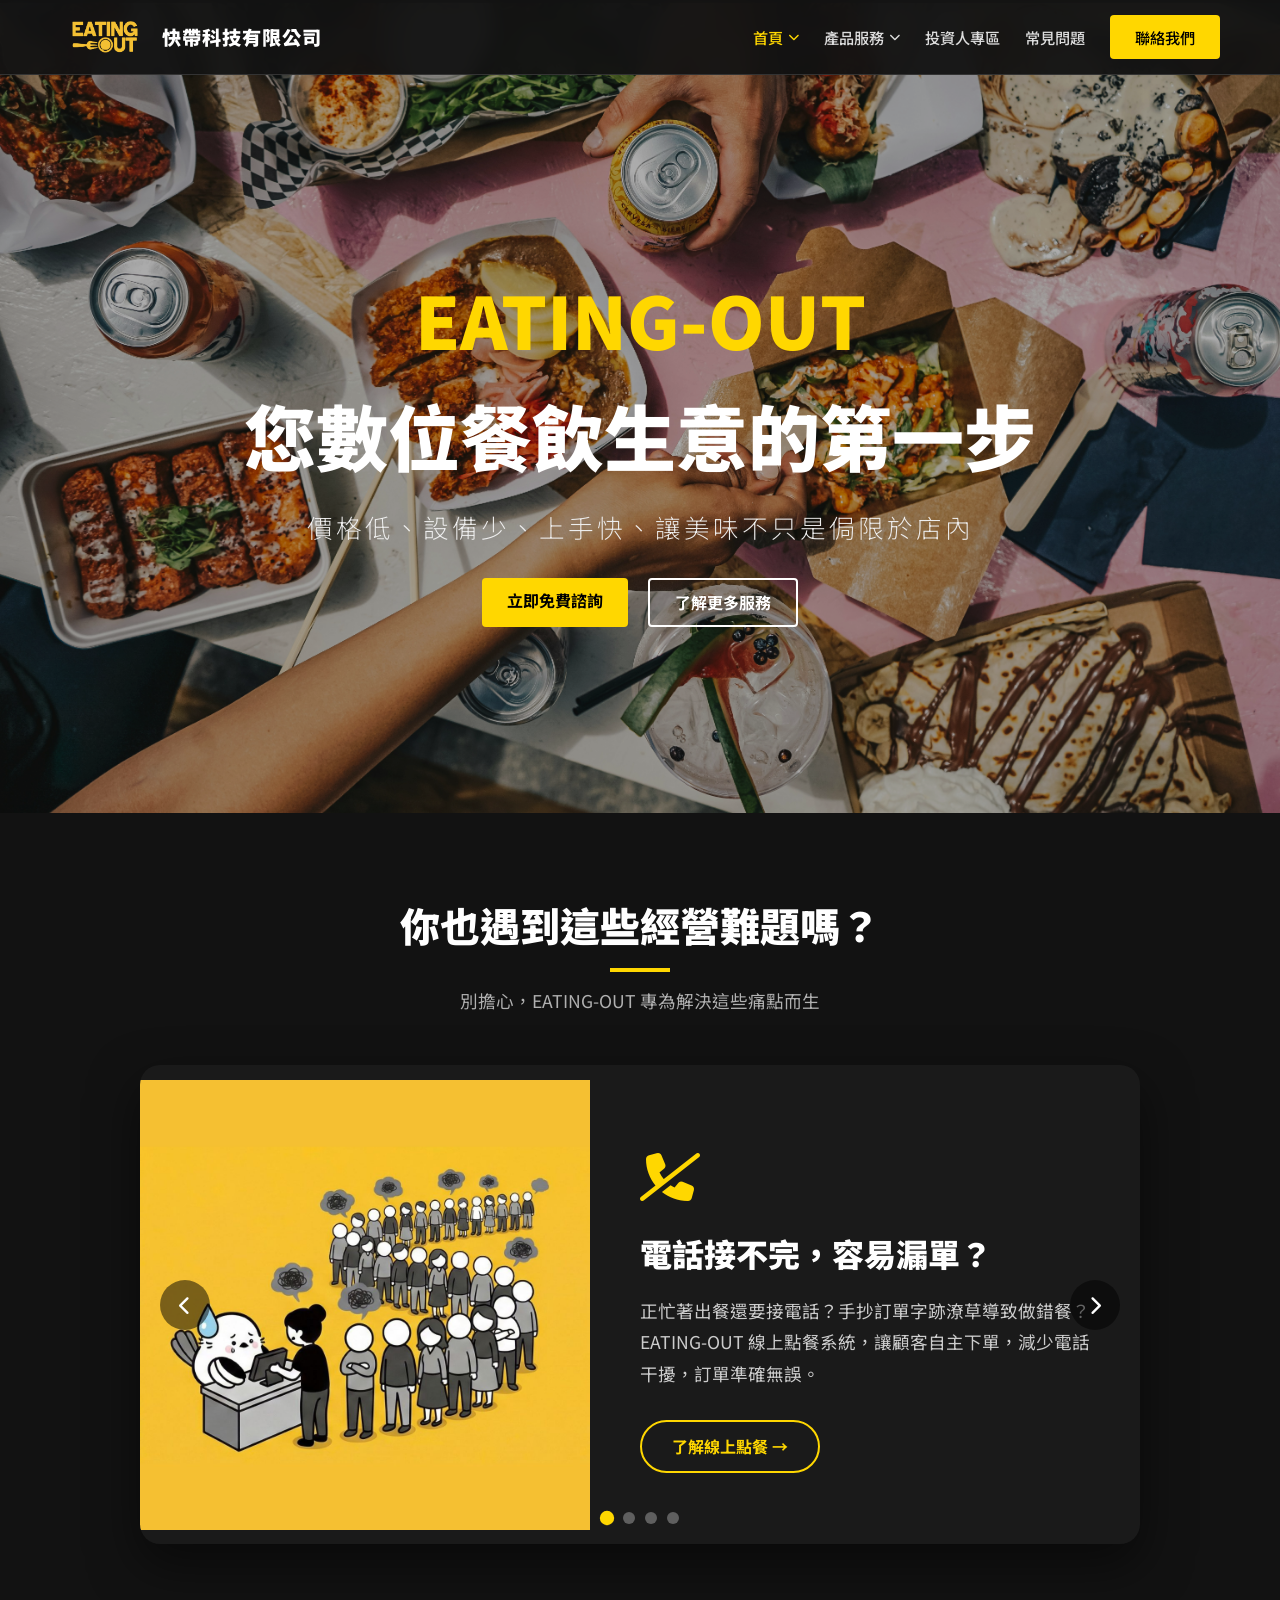
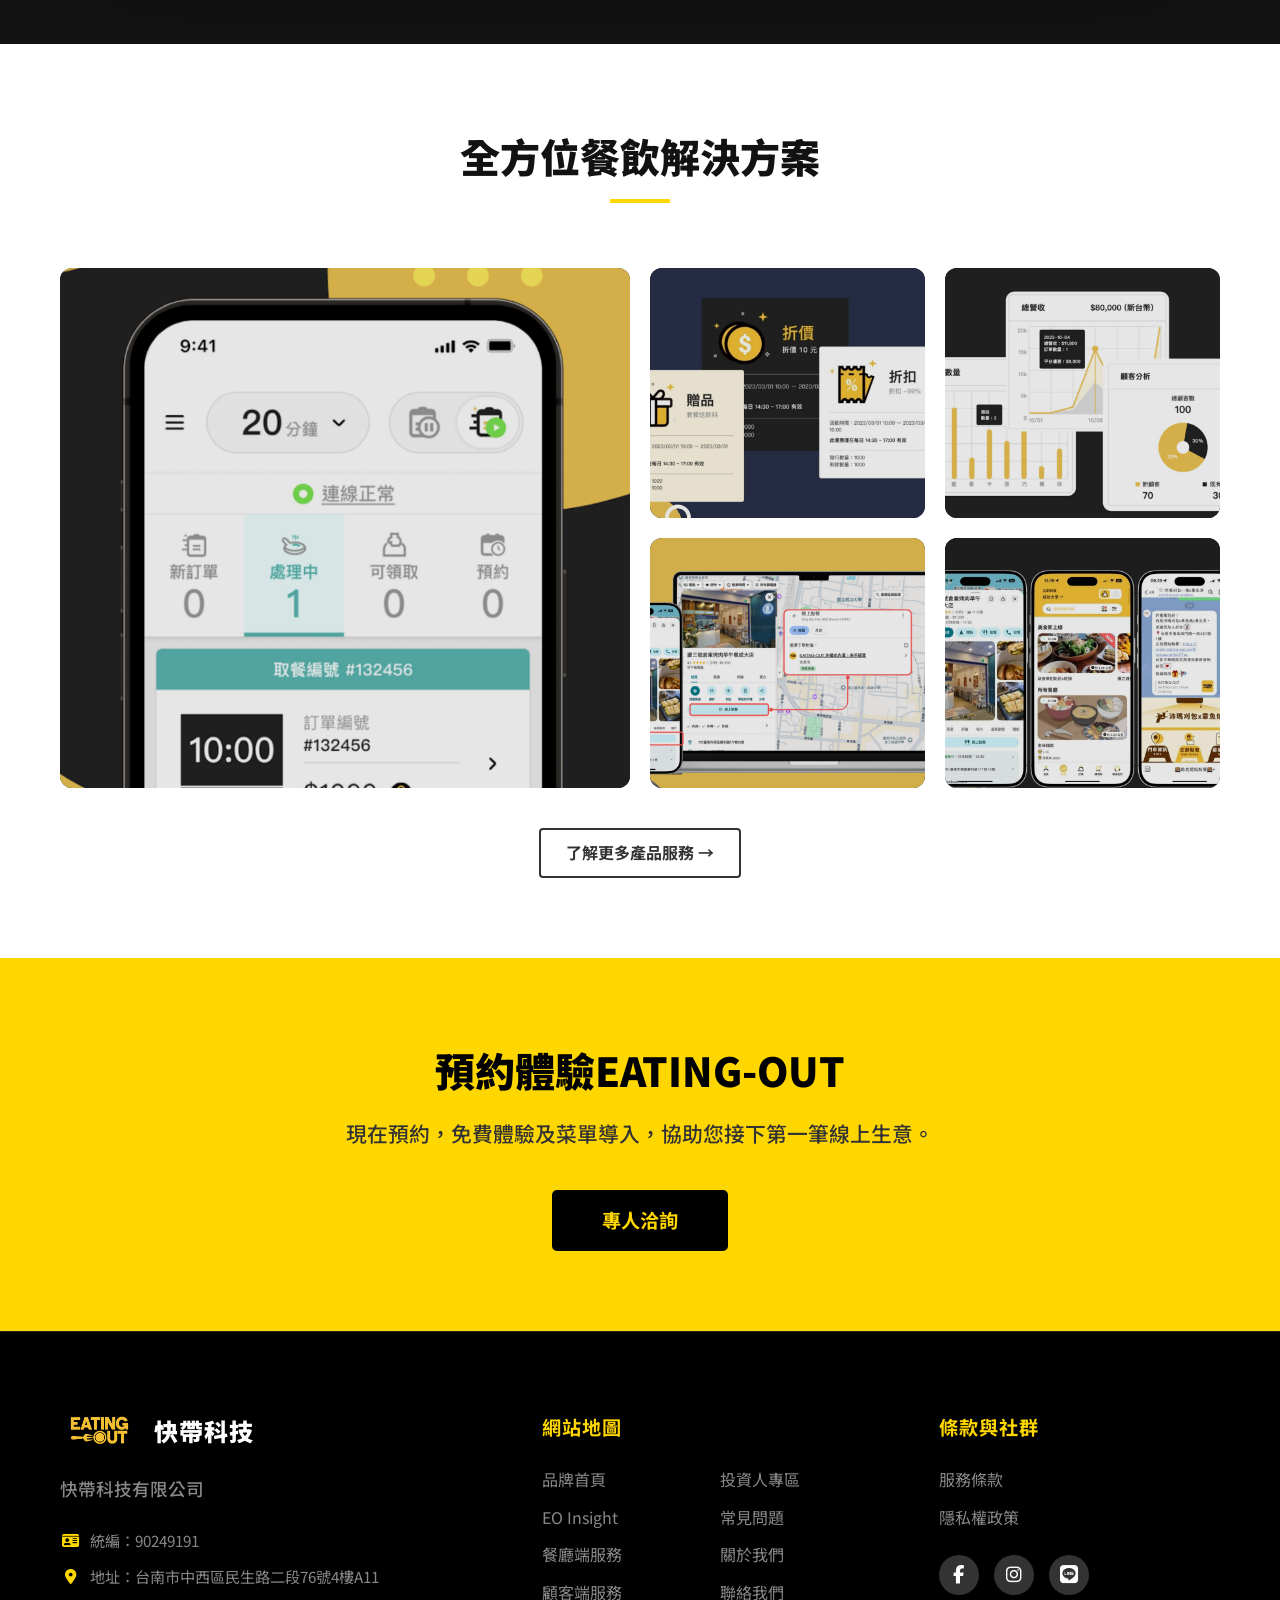
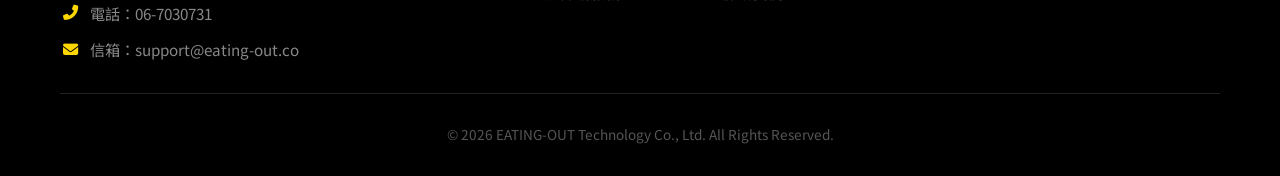
<file: index.html>
<!DOCTYPE html>
<html lang="zh-TW">
<head>
    <meta charset="UTF-8">
    <meta name="viewport" content="width=device-width, initial-scale=1.0">
    <title>快帶科技有限公司 | EATING-OUT</title>
    <link rel="icon" href="favicon.jpg" type="image/jpeg">
    <link rel="stylesheet" href="style.css">
    <link rel="stylesheet" href="https://cdnjs.cloudflare.com/ajax/libs/font-awesome/6.4.0/css/all.min.css">
    <link href="https://fonts.googleapis.com/css2?family=Noto+Sans+TC:wght@300;400;500;700;900&display=swap" rel="stylesheet">


    <!-- Google tag (gtag.js) -->
    <script async src="https://www.googletagmanager.com/gtag/js?id=G-B6ZYLT0GXE"></script>
    <script>
      window.dataLayer = window.dataLayer || [];
      function gtag(){dataLayer.push(arguments);}
      gtag('js', new Date());

      gtag('config', 'G-B6ZYLT0GXE');
    </script>
</head>

<style>

/* 1. 首頁 Hero */
.home-hero {
    position: relative;
    background: url('hero-bg.jpg') no-repeat center center/cover;
    height: 90vh; 
    min-height: 600px;
    display: flex;
    align-items: center;
    justify-content: center;
    text-align: center;
    margin-top: -72px; 
    padding-top: 72px;
}

.home-hero .hero-title { font-size: 4.5rem; font-weight: 900; color: #fff; margin-bottom: 15px; line-light:0.8; }
.home-hero .hero-title .highlight { line-height: 1.2; color: var(--primary-yellow)}
.home-hero .hero-desc { font-size: 1.6rem; color: #eee; max-width: 800px; margin: 0 auto 30px; font-weight: 250; letter-spacing: 3px;}
.hero-overlay { position: absolute; top: 0; left: 0; width: 100%; height: 100%; background: rgba(0,0,0,0.3); z-index: 1; }
.hero-content { position: relative; z-index: 2; }
.hero-btns { display: flex; gap: 20px; justify-content: center; }


/* 2. 引導式提問  (單一輪播) */

.problems-section { background-color: var(--bg-black);color: #fff; padding-bottom: 100px;}

/* 輪播外框 */
.problem-slider {
    position: relative;
    max-width: 1000px;
    margin: 0 auto;
    overflow: hidden; /* 隱藏超出的部分 */
    border-radius: 20px;
    box-shadow: 0 20px 50px rgba(0,0,0,0.5);
    background: #1a1a1a; /* 深灰底色 */
}

/* 軌道 (Flex 排列) */
.slider-track {
    display: flex;
    transition: transform 0.5s ease-in-out; /* 滑動動畫 */
    width: 400%; /* 4張投影片 = 400% 寬度 */
}

/* 單張投影片 */
.slide-item {
    width: 25%; /* 每張佔軌道的 1/4 (即 100%) */
    display: flex;
    align-items: center;
    padding: 0;
}

/* 左側圖片 */
.slide-img {
    flex: 1;
    height: 450px; /* 固定高度 */
    overflow: hidden;
}

.slide-img img {
    width: 100%;
    height: 100%;
    object-fit: cover;
    transition: transform 0.5s;
}

.slide-item:hover .slide-img img {
    transform: scale(1.05); /* Hover 放大特效 */
}

/* 右側文字 */
.slide-content {
    flex: 1;
    padding: 50px;
    text-align: left;
    display: flex;
    flex-direction: column;
    justify-content: center;
}

.slide-icon {
    font-size: 3rem;
    color: var(--primary-yellow);
    margin-bottom: 20px;
}

.slide-content h3 {
    font-size: 2rem;
    font-weight: 900;
    margin-bottom: 20px;
    color: #fff;
    line-height: 1.3;
}

.slide-content p {
    font-size: 1.1rem;
    color: #ccc;
    line-height: 1.8;
    margin-bottom: 30px;
}

.btn-slide {
    display: inline-block;
    padding: 12px 30px;
    background: transparent;
    color: var(--primary-yellow);
    border: 2px solid var(--primary-yellow);
    border-radius: 50px;
    text-decoration: none;
    font-weight: 700;
    transition: 0.3s;
    width: fit-content;
}

.btn-slide:hover {
    background: var(--primary-yellow);
    color: #000;
}

/* --- 控制按鈕 (左右箭頭) --- */
.slider-btn {
    position: absolute;
    top: 50%;
    transform: translateY(-50%);
    background: rgba(0,0,0,0.5);
    color: #fff;
    border: none;
    width: 50px; height: 50px;
    border-radius: 50%;
    font-size: 1.2rem;
    cursor: pointer;
    transition: 0.3s;
    z-index: 10;
}
.slider-btn:hover { background: var(--primary-yellow); color: #000; }
.prev-btn { left: 20px; }
.next-btn { right: 20px; }

/* --- 指示點 (Dots) --- */
.slider-dots {
    position: absolute;
    bottom: 20px;
    left: 50%;
    transform: translateX(-50%);
    display: flex;
    gap: 10px;
}

.dot {
    width: 12px; height: 12px;
    background: rgba(255,255,255,0.3);
    border-radius: 50%;
    cursor: pointer;
    transition: 0.3s;
}

.dot.active {
    background: var(--primary-yellow);
    transform: scale(1.2);
}


/* 3. 特色相冊 (Masonry / Grid) */
.gallery-section {
    background-color: #fff; /* 白底區塊，增加對比 */
}

.gallery-section .section-header h2 {
    color: #121212; /* 改回黑字 */
}

.gallery-grid {
    display: grid;
    /* 定義 Grid 佈局：4欄 */
    grid-template-columns: repeat(4, 1fr);
    grid-auto-rows: 250px; /* 每列高度 */
    gap: 20px;
}

.gallery-item {
    position: relative;
    border-radius: 12px;
    overflow: hidden;
    cursor: pointer;
    background: #000;
}

.gallery-img {
    width: 100%;
    height: 100%;
    object-fit: cover;
    transition: transform 0.5s ease;
    opacity: 0.9; /* 預設稍微暗一點 */
}

/* 特殊卡片尺寸設定 */
.item-large {
    grid-column: span 2; /* 佔2欄寬 */
    grid-row: span 2;    /* 佔2列高 */
}


/* 懸停遮罩特效 */
.gallery-overlay {
    position: absolute;
    bottom: 0;
    left: 0;
    width: 100%;
    padding: 20px;
    background: linear-gradient(to top, rgba(0,0,0,0.9), transparent);
    color: #fff;
    transform: translateY(20px);
    opacity: 0;
    transition: 0.4s ease;
}

.gallery-overlay h3 { font-size: 1.4rem; margin-bottom: 5px; color: var(--primary-yellow); }
.gallery-overlay p { font-size: 0.9rem; color: #ddd; margin-bottom: 15px; }

/* Hover 互動 */
.gallery-item:hover .gallery-img {
    transform: scale(1.1);
    opacity: 0.4; /* 圖片變暗，凸顯文字 */
}

.gallery-item:hover .gallery-overlay {
    transform: translateY(0);
    opacity: 1;
}

/* 4. 優惠及聯絡 CTA */
.join-cta-rest {
    background-color: var(--primary-yellow); padding: 80px 20px; text-align: center;
}
.join-cta-rest h2 { font-size: 2.5rem; color: #000; font-weight: 900; margin-bottom: 15px; }
.join-cta-rest p { font-size: 1.3rem; color: #333; margin-bottom: 40px; font-weight: 500; }
.btn-black-cta {
    background: #000; color: var(--primary-yellow); padding: 15px 50px; 
    font-size: 1.2rem; font-weight: 700; border-radius: 5px; text-decoration: none;
    transition: 0.3s; display: inline-block;
}
.btn-black-cta:hover { background: #333; color: #fff; transform: translateY(-3px); }




/* RWD 適配 */
@media (max-width: 900px) {
    .home-hero .hero-title { font-size: 2.8rem; line-height: 1.3;}
    .home-hero .hero-desc { font-size: 1.3rem; letter-spacing: 1px; line-height: 1.6; padding: 0 10px;}
    
    .gallery-grid {
        grid-template-columns: 1fr; /* 手機版改單欄 */
        grid-auto-rows: 250px;
    }
    .item-large, .item-wide { grid-column: span 1; grid-row: span 1; } /* 取消跨欄 */
    .cta-flex { flex-direction: column; text-align: center; gap: 30px; padding: 40px 20px; }
    
    .slide-item { flex-direction: column; }
    .slide-img { width: 100%; height: 250px; }
    .slide-content { padding: 30px 20px; text-align: center; align-items: center; }
    .slide-content h3 { font-size: 1.6rem; }
    .slider-btn { display: none; /* 手機版隱藏箭頭，用滑動或點點 */ }




}
</style>

<body>

   <!-- 導航欄 (Header) -->
    <header>
        <div class="container nav-wrapper">
            <!-- Logo 區 -->
            <a href="index.html" class="brand-logo">
                <img src="logo.png" alt="EATING-OUT Logo">
                <span class="brand-text">快帶科技有限公司</span>
            </a>

            <!-- 手機版漢堡按鈕 -->
            <div class="mobile-toggle" id="mobile-menu-btn"><i class="fas fa-bars"></i></div>

            <!-- 選單連結 -->
            <ul class="nav-menu" id="nav-menu">
                
       
                <!-- 1 首頁 -->
                <li class="dropdown">
                    <a href="index.html" class="active">首頁 <i class="fas fa-chevron-down toggle-icon"></i></a>
                    <ul class="dropdown-menu">
                       <li><a href="about.html" >關於我們</a></li>
                    </ul> 
                </li>

                 <!-- 2. 產品服務  -->
               <li class="dropdown">
               <a href="#">產品服務 <i class="fas fa-chevron-down toggle-icon"></i></a>
    
                   <!-- 第一層下拉選單 -->
                   <ul class="dropdown-menu">
        
                       <!-- 項目 1: 線上點餐 -->
                       <li class="dropdown-submenu">
                           <a href="#" class="submenu-toggle">EATING-OUT 線上點餐 <i class="fas fa-chevron-right arrow-right"></i></a>
            
                       <!-- 第二層下拉選單 -->
                         <ul class="submenu">
                             <li><a href="restaurant.html">餐廳端介紹</a></li>
                             <li><a href="customer.html">顧客端介紹</a></li>
                         </ul>
                       </li>

                       <!-- 項目 2: Insights -->
                       <li><a href="insights.html">Insights 洞察商家檔案數據</a></li>

                   </ul>
                </li>

                <!-- 3. 投資人 -->
                <li><a href="investor.html">投資人專區</a></li>

                <!-- 4. 常見問題 -->
                <li><a href="faq.html">常見問題</a></li>

                <!-- 5. 聯絡我們 (按鈕) -->
                <li><a href="contact.html" class="btn btn-primary nav-btn">聯絡我們</a></li>
            </ul>
        </div>
    </header>

  <!-- 1. 首頁 Hero -->
<section class="home-hero">
    <div class="hero-overlay"></div>
    <div class="container hero-content">
        <h1 class="hero-title"><span class="highlight">EATING-OUT</span><br>您數位餐飲生意的第一步</h1>
        <p class="hero-desc">價格低、設備少、上手快、讓美味不只是侷限於店內</p>
        <div class="hero-btns">
            <a href="contact.html" class="btn btn-primary">立即免費諮詢</a>
            <a href="#features-gallery" class="btn btn-outline-white">了解更多服務</a>
        </div>
    </div>
</section>

<!-- 2. 引導式提問 (輪播版) -->
<section class="section-padding problems-section">
    <div class="container">
        
        <!-- 標題區 -->
        <div class="section-header">
            <h2>你也遇到這些經營難題嗎？</h2>
            <p>別擔心，EATING-OUT 專為解決這些痛點而生</p>
        </div>
        
        <!-- 輪播容器 -->
        <div class="problem-slider">
            
            <!-- 輪播軌道 -->
            <div class="slider-track" id="sliderTrack">
                
                <!-- Slide 1: 接單混亂 -->
                <div class="slide-item">
                    <div class="slide-img">
                        <img src="pain1.jpg" alt="電話接不完" onerror="this.src='https://via.placeholder.com/600x400/333/FFD700?text=Busy+Phone'">
                    </div>
                    <div class="slide-content">
                        <div class="slide-icon"><i class="fas fa-phone-slash"></i></div>
                        <h3>電話接不完，容易漏單？</h3>
                        <p>正忙著出餐還要接電話？手抄訂單字跡潦草導致做錯餐？<br>EATING-OUT 線上點餐系統，讓顧客自主下單，減少電話干擾，訂單準確無誤。</p>
                        <a href="restaurant.html" class="btn-slide">了解線上點餐 &rarr;</a>
                    </div>
                </div>

                <!-- Slide 2: 排隊久候 -->
                <div class="slide-item">
                    <div class="slide-img">
                        <img src="pain2.jpg" alt="排隊久候" onerror="this.src='https://via.placeholder.com/600x400/333/FFD700?text=Long+Queue'">
                    </div>
                    <div class="slide-content">
                        <div class="slide-icon"><i class="fas fa-user-clock"></i></div>
                        <h3>現場排隊久候，客訴頻傳？</h3>
                        <p>尖峰時段人潮擁擠，顧客等到不耐煩？<br>支援預約外帶與內用掃碼，有效分流點餐人潮，縮短等待時間，提升顧客滿意度。</p>
                        <a href="customer.html" class="btn-slide">查看更多好處 &rarr;</a>
                    </div>
                </div>

                <!-- Slide 3: 評論管理 -->
                <div class="slide-item">
                    <div class="slide-img">
                        <img src="pain3.jpg" alt="評論管理" onerror="this.src='https://via.placeholder.com/600x400/333/FFD700?text=Review+Manage'">
                    </div>
                    <div class="slide-content">
                        <div class="slide-icon"><i class="fas fa-star-half-alt"></i></div>
                        <h3>Google 評論沒空管，形象受損？</h3>
                        <p>負評長期滯留無人回應，影響新客上門意願？<br>EO Insights 幫您整合全台分店評論，AI 智慧回覆助手，24小時守護您的數位門面。</p>
                        <a href="insights.html" class="btn-slide">探索 EO Insights &rarr;</a>
                    </div>
                </div>

                <!-- Slide 4: 平台抽成 -->
                <div class="slide-item">
                    <div class="slide-img">
                        <img src="pain4.jpg" alt="平台抽成" onerror="this.src='https://via.placeholder.com/600x400/333/FFD700?text=High+Fee'">
                    </div>
                    <div class="slide-content">
                        <div class="slide-icon"><i class="fas fa-hand-holding-usd"></i></div>
                        <h3>平台抽成高，利潤被吃掉？</h3>
                        <p>辛辛苦苦做生意，利潤卻被外送平台抽走一大半？<br>我們堅持免抽成模式，僅收合理的月費，讓每一筆訂單的利潤都實實在在回到您手中。</p>
                        <a href="contact.html" class="btn-slide">免費諮詢方案 &rarr;</a>
                    </div>
                </div>

            </div>

            <!-- 控制按鈕 -->
            <button class="slider-btn prev-btn" onclick="moveSlide(-1)"><i class="fas fa-chevron-left"></i></button>
            <button class="slider-btn next-btn" onclick="moveSlide(1)"><i class="fas fa-chevron-right"></i></button>

            <!-- 指示點 -->
            <div class="slider-dots" id="sliderDots">
                <span class="dot active" onclick="goToSlide(0)"></span>
                <span class="dot" onclick="goToSlide(1)"></span>
                <span class="dot" onclick="goToSlide(2)"></span>
                <span class="dot" onclick="goToSlide(3)"></span>
            </div>

        </div>
    </div>
</section>

<!-- 3. 特色相冊 (圖框式排版) -->
<section class="section-padding gallery-section" id="features-gallery">
    <div class="container">
        <div class="section-header">
            <h2>全方位餐飲解決方案</h2>
            
        </div>

        <div class="gallery-grid">
            <!-- 特色 1 (大圖) -->
            <div class="gallery-item item-large">
                <img src="adv1.jpg" alt="智慧接單" class="gallery-img">
                <div class="gallery-overlay">
                    <h3>智慧接單管理</h3>
                    <p>手機即是接單機，隨時隨地掌握營收狀況。</p>
                    <a href="restaurant.html" class="btn btn-sm btn-primary">查看詳情</a>
                </div>
            </div>

            <!-- 特色 2 -->
            <div class="gallery-item">
                <img src="adv6.jpg" alt="會員經營" class="gallery-img">
                <div class="gallery-overlay">
                    <h3>客製化優惠設定</h3>
                    <p>獨家離峰時段優惠，商機多更多。</p>
                    <a href="restaurant.html" class="btn btn-sm btn-primary">查看詳情</a>
                </div>
            </div>

            <!-- 特色 3 -->
            <div class="gallery-item">
                <img src="adv4.jpg" alt="數據洞察" class="gallery-img">
                <div class="gallery-overlay">
                    <h3>營運數據洞察</h3>
                    <p>視覺化報表，一眼看懂熱銷排行。</p>
                    <a href="restaurant.html" class="btn btn-sm btn-primary">查看詳情</a>
                </div>
            </div>

            <!-- 特色 4 -->
            <div class="gallery-item">
                <img src="channel4.png" alt="Google整合" class="gallery-img">
                <div class="gallery-overlay">
                    <h3>Google 商家整合</h3>
                    <p>地圖直接點餐，搜尋流量變現。</p>
                    <a href="restaurant.html" class="btn btn-sm btn-primary">查看詳情</a>
                </div>
            </div>

            <!-- 特色 5 -->
            <div class="gallery-item">
                <img src="adv5.jpg" alt="顧客體驗" class="gallery-img">
                <div class="gallery-overlay">
                    <h3>流暢點餐體驗</h3>
                    <p>免下載 App 也能點，LINE / Web / App 全通路支援。</p>
                    <a href="restaurant.html" class="btn btn-sm btn-primary">查看詳情</a>
                </div>
            </div>
        </div>
        
        <div style="text-align: center; margin-top: 40px;">
             <a href="restaurant.html" class="btn btn-outline-white" style="border-color:#333; color:#333;">了解更多產品服務 &rarr;</a>
        </div>
    </div>
</section>


<!-- 4. 優惠與聯絡 CTA -->
<section class="join-cta-rest">
    <div class="container">
        <h2>預約體驗EATING-OUT</h2>
        <p>現在預約，免費體驗及菜單導入，協助您接下第一筆線上生意。</p>
        <a href="https://line.me/ti/p/6Frqzc5YQA" class="btn btn-black-cta">專人洽詢</a>
    </div>
</section>




    

  <!-- Footer -->
<footer>
    <div class="container">
        <div class="footer-layout">
            
            <!-- 1. 公司資訊 -->
 <div class="footer-info">
                <div class="footer-logo">
                    <img src="logo.png" alt="EATING-OUT">
                    <span>快帶科技</span>
                </div>
                <h4 class="company-name">快帶科技有限公司</h4>
                <ul class="info-list">
                    <li><i class="fas fa-id-card"></i> 統編：90249191</li>
                    <li><i class="fas fa-map-marker-alt"></i> 地址：台南市中西區民生路二段76號4樓A11</li>
                    <li><i class="fas fa-phone-alt"></i> 電話：06-7030731</li>
                    <li><i class="fas fa-envelope"></i> 信箱：support@eating-out.co</li>
                </ul>
            </div>

            <!-- 2. 網站地圖 (使用 Grid 雙欄) -->
            <div class="footer-sitemap">
                <h3>網站地圖</h3>
                <div class="sitemap-grid">
                    <!-- 左欄 -->
                    <ul class="col-left">
                        <li><a href="index.html">品牌首頁</a></li>
                        <li><a href="insights.html">EO Insight</a></li>
                        <li><a href="restaurant.html">餐廳端服務</a></li>
                        <li><a href="customer.html">顧客端服務</a></li>
                    </ul>
                    <!-- 右欄 -->
                    <ul class="col-right">
                       
                        <li><a href="investor.html">投資人專區</a></li>
                        <li><a href="faq.html">常見問題</a></li>
                        <li><a href="about.html">關於我們</a></li>
                        <li><a href="contact.html">聯絡我們</a></li>
                    </ul>
                </div>
            </div>

            <!-- 3. 條款與社群 -->
           <div class="footer-social">
                <h3>條款與社群</h3>
                <ul>
                    <li><a href="https://www.privacypolicies.com/live/3c39b265-99a9-4bb6-9d44-1a0d38e95668" target="_blank">服務條款</a></li>
                    <li><a href="https://www.privacypolicies.com/live/0a9ea377-a2b5-4dcc-b830-562689baf47e" target="_blank">隱私權政策</a></li>
                </ul>
                <div class="social-icons-group">
                    <a href="https://www.facebook.com/eatingoutTW" target="_blank" class="social-btn"><i class="fab fa-facebook-f"></i></a>
                    <a href="https://www.instagram.com/eatingouttw/" target="_blank" class="social-btn"><i class="fab fa-instagram"></i></a>
                    <a href="https://line.me/R/ti/p/@518vmbpw?oat_content=url" target="_blank" class="social-btn"><i class="fab fa-line"></i></a>
                </div>
            </div>

        </div>
        
        <div class="copyright">
            &copy; 2026 EATING-OUT Technology Co., Ltd. All Rights Reserved.
        </div>
    </div>
</footer>



    <!-- JS 腳本 -->
    <script src="script.js"></script>



<script>
document.addEventListener("DOMContentLoaded", function() {
    const track = document.getElementById('sliderTrack');
    const dots = document.querySelectorAll('.dot');
    
    if (track) {
        let currentIndex = 0;
        const totalSlides = 4; // 總張數
        let autoPlayInterval;

        // 更新輪播位置
        function updateSlider() {
            track.style.transform = `translateX(-${currentIndex * 25}%)`; // 每次移動 25% (因 width: 400%)
            
            // 更新點點
            dots.forEach((dot, index) => {
                if (index === currentIndex) dot.classList.add('active');
                else dot.classList.remove('active');
            });
        }

        // 切換上一張/下一張
        window.moveSlide = function(direction) {
            currentIndex += direction;
            if (currentIndex < 0) currentIndex = totalSlides - 1;
            if (currentIndex >= totalSlides) currentIndex = 0;
            updateSlider();
            resetAutoPlay();
        };

        // 點擊點點切換
        window.goToSlide = function(index) {
            currentIndex = index;
            updateSlider();
            resetAutoPlay();
        };

        // 自動播放
        function startAutoPlay() {
            autoPlayInterval = setInterval(() => {
                moveSlide(1);
            }, 8000); // 5秒切換一次
        }

        // 重置計時器 (手動操作後重新計時)
        function resetAutoPlay() {
            clearInterval(autoPlayInterval);
            startAutoPlay();
        }

        // 啟動
        startAutoPlay();
    }
});
</script>

</body>
</html>
</file>
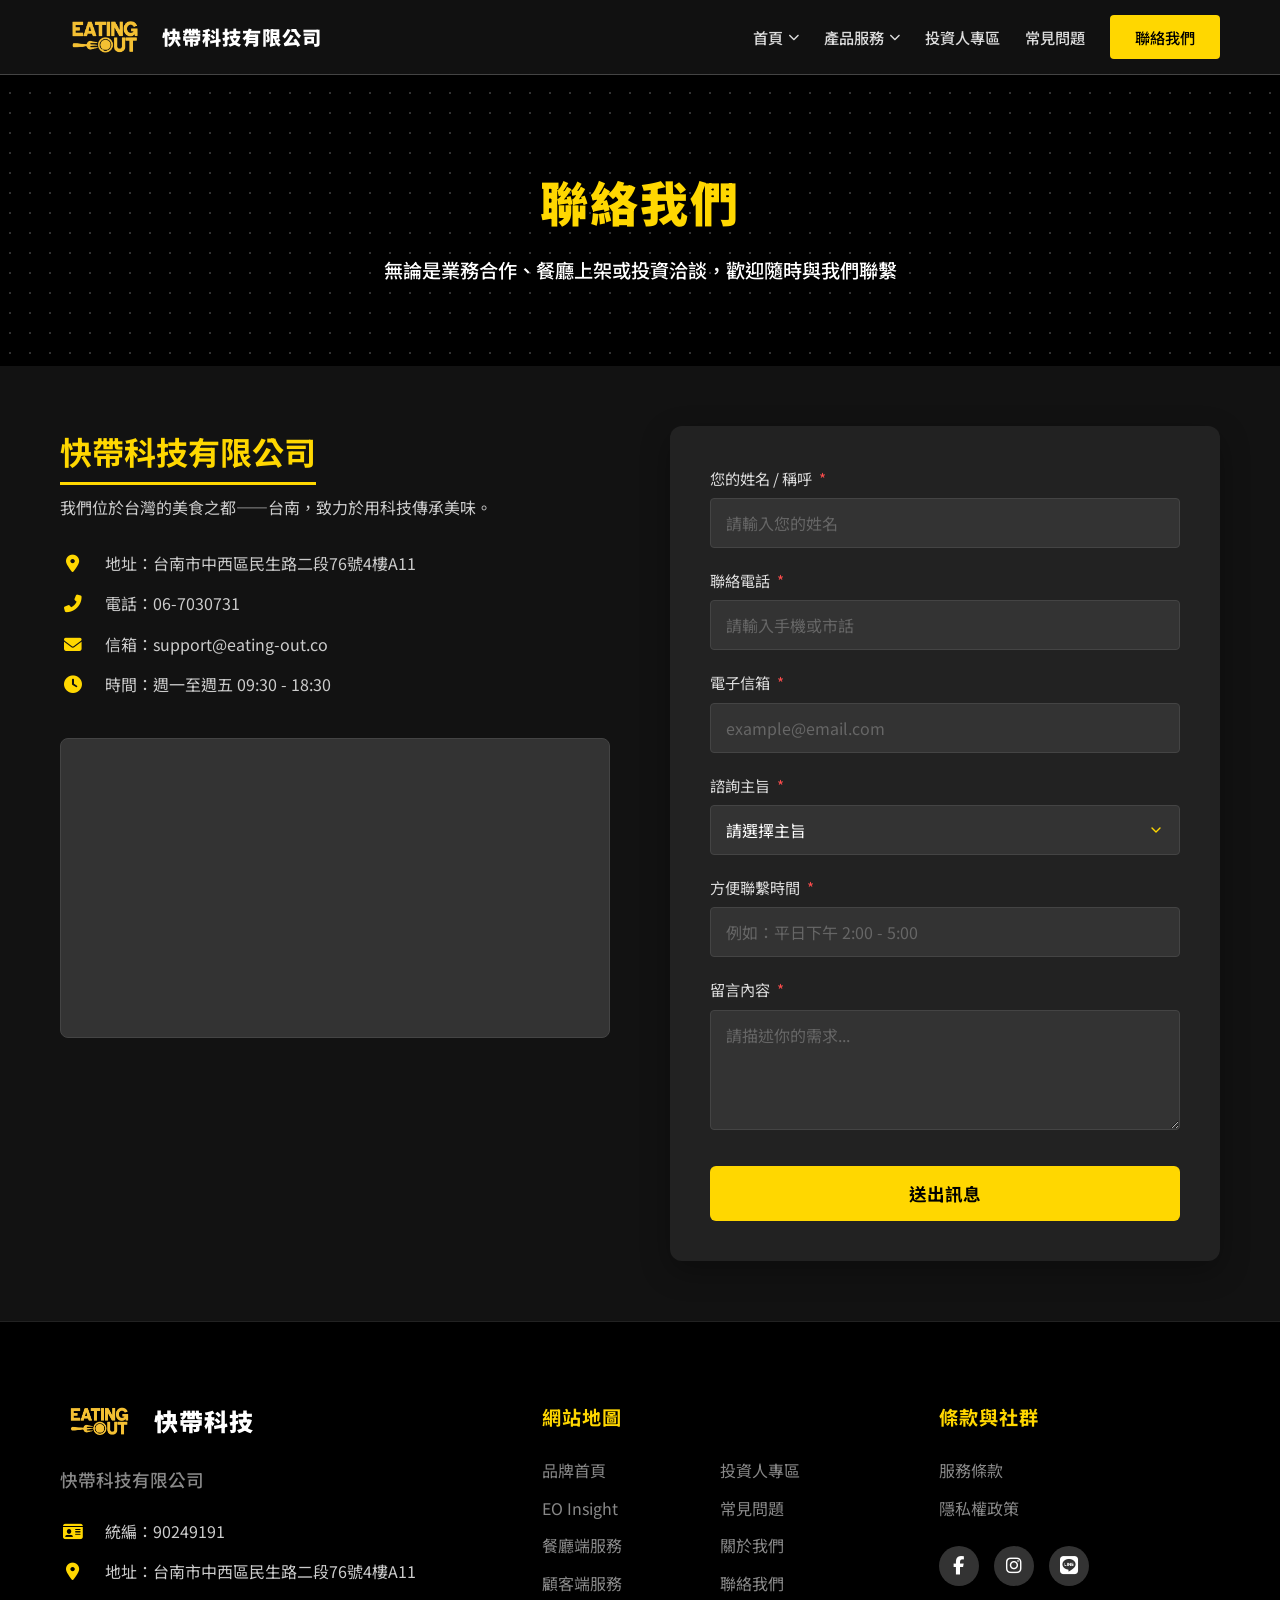
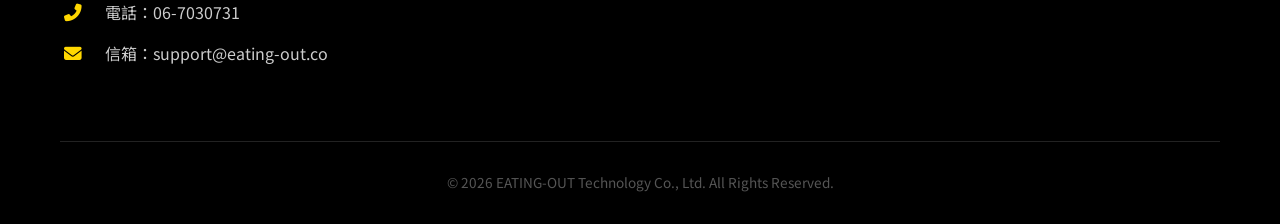
<file: contact.html>
<!DOCTYPE html>
<html lang="zh-TW">
<head>
    <meta charset="UTF-8">
    <meta name="viewport" content="width=device-width, initial-scale=1.0">
    <title>快帶科技有限公司 | EATING-OUT</title>
    <link rel="icon" href="favicon.jpg" type="image/jpeg">
    <link rel="stylesheet" href="style.css">
    <link rel="stylesheet" href="https://cdnjs.cloudflare.com/ajax/libs/font-awesome/6.4.0/css/all.min.css">
    <link href="https://fonts.googleapis.com/css2?family=Noto+Sans+TC:wght@300;400;500;700;900&display=swap" rel="stylesheet">

    <!-- Google tag (gtag.js) -->
    <script async src="https://www.googletagmanager.com/gtag/js?id=G-B6ZYLT0GXE"></script>
    <script>
      window.dataLayer = window.dataLayer || [];
      function gtag(){dataLayer.push(arguments);}
      gtag('js', new Date());

      gtag('config', 'G-B6ZYLT0GXE');
    </script>


</head>
<style>
/* --- 聯絡我們專用樣式 --- */

:root {
    --primary-yellow: #FFD700;
    --hover-yellow: #E6C200;
    --bg-black: #121212;
    --bg-card: #222222;
    --input-bg: #333333;
    --text-white: #FFFFFF;
    --text-gray: #CCCCCC;
    --border-color: #444444;
}

/* 1. Hero 區塊 */
.contact-hero {
    text-align: center;
    padding: 160px 20px 80px; /* 配合 header 高度調整 */
    margin-top: -72px;
    background-color: #000;
    background-image: radial-gradient(#333 1px, transparent 1px);
    background-size: 20px 20px;
}

.contact-hero h1 {
    font-size: 3rem;
    color: var(--primary-yellow);
    margin-bottom: 15px;
    font-weight: 900;
    letter-spacing: 2px;
}

.contact-hero p {
    color: var(--text-white);
    font-size: 1.2rem;
    font-weight: 500;
}

/* 2. 主要內容容器 */
.contact-container {
    max-width: 1200px;
    margin: 0 auto;
    padding: 60px 20px;
    display: grid;
    grid-template-columns: 1fr 1fr;
    gap: 60px;
    align-items: start;
}

/* 左側資訊 */
.contact-info h2 {
    font-size: 2rem;
    color: var(--primary-yellow);
    margin-bottom: 10px;
    display: inline-block;
    border-bottom: 3px solid var(--primary-yellow);
    padding-bottom: 5px;
}

.info-intro {
    color: var(--text-gray);
    margin-bottom: 30px;
    line-height: 1.6;
    font-size: 1rem;
}

.info-list {
    list-style: none;
    padding: 0;
    margin-bottom: 40px;
}

.info-list li {
    display: flex;
    align-items: center;
    margin-bottom: 15px;
    color: var(--text-gray);
    font-size: 1rem;
}

.info-list i {
    color: var(--primary-yellow);
    width: 25px;
    margin-right: 10px;
    font-size: 1.1rem;
}

/* 地圖 */
.map-placeholder {
    width: 100%;
    height: 300px;
    background-color: #333;
    border-radius: 8px;
    overflow: hidden;
    border: 1px solid #444;
}

/* 右側表單 */
.form-card {
    background-color: var(--bg-card);
    padding: 40px;
    border-radius: 12px;
    box-shadow: 0 10px 30px rgba(0,0,0,0.3);
}

.form-group { margin-bottom: 20px; }

.form-label {
    display: block;
    margin-bottom: 8px;
    color: #ddd;
    font-size: 0.95rem;
}

.form-label span { color: #ff4d4d; margin-left: 4px; }

.form-control {
    width: 100%;
    padding: 12px 15px;
    background-color: var(--input-bg);
    border: 1px solid var(--border-color);
    border-radius: 4px;
    color: #fff;
    font-size: 1rem;
    outline: none;
    transition: 0.3s;
}

.form-control::placeholder { color: #666; }

.form-control:focus {
    border-color: var(--primary-yellow);
    background-color: #444;
}

select.form-control {
    appearance: none;
    -webkit-appearance: none;
    background-image: url("data:image/svg+xml;charset=UTF-8,%3csvg xmlns='http://www.w3.org/2000/svg' viewBox='0 0 24 24' fill='none' stroke='%23FFD700' stroke-width='2' stroke-linecap='round' stroke-linejoin='round'%3e%3cpolyline points='6 9 12 15 18 9'%3e%3c/polyline%3e%3c/svg%3e");
    background-repeat: no-repeat;
    background-position: right 15px center;
    background-size: 16px;
    color: #fff;
}

textarea.form-control { resize: vertical; min-height: 120px; }

.submit-btn {
    width: 100%;
    padding: 15px;
    background-color: var(--primary-yellow);
    color: #000;
    font-size: 1.1rem;
    font-weight: 700;
    border: none;
    border-radius: 6px;
    cursor: pointer;
    transition: 0.3s;
    margin-top: 10px;
}

.submit-btn:hover {
    background-color: var(--hover-yellow);
    transform: translateY(-2px);
    box-shadow: 0 5px 15px rgba(255, 215, 0, 0.2);
}

.submit-btn:disabled {
    background-color: #555;
    color: #888;
    cursor: not-allowed;
    transform: none;
}

/* RWD */
@media (max-width: 900px) {
    .contact-container { grid-template-columns: 1fr; gap: 40px; }
    .form-card { padding: 25px; }
    .contact-hero h1 { font-size: 2.2rem; }
}

</style>
<body>
  <!-- 導航欄 (Header) -->
    <header>
        <div class="container nav-wrapper">
            <!-- Logo 區 -->
            <a href="index.html" class="brand-logo">
                <img src="logo.png" alt="EATING-OUT Logo">
                <span class="brand-text">快帶科技有限公司</span>
            </a>

            <!-- 手機版漢堡按鈕 -->
            <div class="mobile-toggle" id="mobile-menu-btn"><i class="fas fa-bars"></i></div>

            <!-- 選單連結 -->
            <ul class="nav-menu" id="nav-menu">
                
               <!-- 1 首頁 -->
                <li class="dropdown">
                    <a href="index.html" >首頁 <i class="fas fa-chevron-down toggle-icon"></i></a>
                    <ul class="dropdown-menu">
                       <li><a href="about.html">關於我們</a></li>
                    </ul> 
                </li> 

                 <!-- 2. 產品服務  -->
               <li class="dropdown">
               <a href="#">產品服務 <i class="fas fa-chevron-down toggle-icon"></i></a>
    
                   <!-- 第一層下拉選單 -->
                   <ul class="dropdown-menu">
        
                       <!-- 項目 1: 線上點餐 -->
                       <li class="dropdown-submenu">
                           <a href="#" class="submenu-toggle">EATING-OUT 線上點餐 <i class="fas fa-chevron-right arrow-right"></i></a>
            
                       <!-- 第二層下拉選單 -->
                         <ul class="submenu">
                             <li><a href="restaurant.html">餐廳端介紹</a></li>
                             <li><a href="customer.html">顧客端介紹</a></li>
                         </ul>
                       </li>

                       <!-- 項目 2: Insights -->
                       <li><a href="insights.html">Insights 洞察商家檔案數據</a></li>

                   </ul>
                </li>

                <!-- 3. 投資人 -->
                <li><a href="investor.html">投資人專區</a></li>

                <!-- 4. 常見問題 -->
                <li><a href="faq.html">常見問題</a></li>

                <!-- 5. 聯絡我們 (按鈕) -->
                <li><a href="contact.html" class="btn btn-primary nav-btn">聯絡我們</a></li>
            </ul>
        </div>
    </header>
<!-- 1. 聯絡我們 Hero 標題 -->
<section class="contact-hero">
    <h1>聯絡我們</h1>
    <p>無論是業務合作、餐廳上架或投資洽談，歡迎隨時與我們聯繫</p>
</section>

<!-- 2. 主要內容區塊 -->
<div class="contact-container">
    
    <!-- 左側：公司資訊 -->
    <div class="contact-info">
        <h2>快帶科技有限公司</h2>
        <p class="info-intro">我們位於台灣的美食之都——台南，致力於用科技傳承美味。</p>
        
        <ul class="info-list">
            <li><i class="fas fa-map-marker-alt"></i> 地址：台南市中西區民生路二段76號4樓A11</li>
            <li><i class="fas fa-phone-alt"></i> 電話：06-7030731</li>
            <li><i class="fas fa-envelope"></i> 信箱：support@eating-out.co</li>
            <li><i class="fas fa-clock"></i> 時間：週一至週五 09:30 - 18:30</li>
        </ul>

        <!-- Google Map -->
        <div class="map-placeholder">
            <iframe src="https://www.google.com/maps/embed?pb=!1m18!1m12!1m3!1d3672.775429546111!2d120.1971075!3d22.9952841!2m3!1f0!2f0!3f0!3m2!1i1024!2i768!4f13.1!3m3!1m2!1s0x346e77bdef7b7119%3A0x91e72959600111ac!2z5b-r5bi256eR5oqA5pyJ6ZmQ5YWs5Y-4!5e0!3m2!1szh-TW!2stw!4v1768799077800!5m2!1szh-TW!2stw" width="100%" height="100%" style="border:0;" allowfullscreen="" loading="lazy" referrerpolicy="no-referrer-when-downgrade"></iframe>
        </div>
    </div>

    <!-- 右側：聯絡表單 -->
    <div class="form-card">
        <form id="contactForm" name="contactForm">
            <div class="form-group">
                <label for="name" class="form-label">您的姓名 / 稱呼 <span>*</span></label>
                <input type="text" id="name" name="姓名" class="form-control" placeholder="請輸入您的姓名" required>
            </div>
            <div class="form-group">
                <label for="phone" class="form-label">聯絡電話 <span>*</span></label>
                <input type="tel" id="phone" name="電話" class="form-control" placeholder="請輸入手機或市話" required>
            </div>
            <div class="form-group">
                <label for="email" class="form-label">電子信箱 <span>*</span></label>
                <input type="email" id="email" name="信箱" class="form-control" placeholder="example@email.com" required>
            </div>
            <div class="form-group">
                <label for="subject" class="form-label">諮詢主旨 <span>*</span></label>
                <select id="subject" name="主旨" class="form-control" required>
                    <option value="" disabled selected>請選擇主旨</option>
                    <option value="餐廳上架諮詢">餐廳上架諮詢</option>
                    <option value="平台使用操作">平台使用操作</option>
                    <option value="投資人關係">投資人關係</option>
                    <option value="帳戶問題">帳戶問題</option>
                    <option value="其他合作提案">其他合作提案</option>
                </select>
            </div>
            <div class="form-group">
                <label for="time" class="form-label">方便聯繫時間 <span>*</span></label>
                <input type="text" id="time" name="聯繫時間" class="form-control" placeholder="例如：平日下午 2:00 - 5:00" required>
            </div>
            <div class="form-group">
                <label for="message" class="form-label">留言內容 <span>*</span></label>
                <textarea id="message" name="內容" class="form-control" placeholder="請描述你的需求..." required></textarea>
            </div>
            <button type="submit" id="submitButton" class="submit-btn">送出訊息</button>
        </form>
    </div>

</div>

<!-- Footer -->
<footer>
    <div class="container">
        <div class="footer-layout">
            
            <!-- 1. 公司資訊 -->
            <div class="footer-info">
                <div class="footer-logo">
                    <img src="logo.png" alt="EATING-OUT">
                    <span>快帶科技</span>
                </div>
                <h4 class="company-name">快帶科技有限公司</h4>
                <ul class="info-list">
                    <li><i class="fas fa-id-card"></i> 統編：90249191</li>
                    <li><i class="fas fa-map-marker-alt"></i> 地址：台南市中西區民生路二段76號4樓A11</li>
                    <li><i class="fas fa-phone-alt"></i> 電話：06-7030731</li>
                    <li><i class="fas fa-envelope"></i> 信箱：support@eating-out.co</li>
                </ul>
            </div>


            <!-- 2. 網站地圖 (使用 Grid 雙欄) -->
            <div class="footer-sitemap">
                <h3>網站地圖</h3>
                <div class="sitemap-grid">
                    <!-- 左欄 -->
                    <ul class="col-left">
                        <li><a href="index.html">品牌首頁</a></li>
                        <li><a href="insights.html">EO Insight</a></li>
                        <li><a href="restaurant.html">餐廳端服務</a></li>
                        <li><a href="customer.html">顧客端服務</a></li>
                    </ul>
                    <!-- 右欄 -->
                    <ul class="col-right">
                       
                        <li><a href="investor.html">投資人專區</a></li>
                        <li><a href="faq.html">常見問題</a></li>
                        <li><a href="about.html">關於我們</a></li>
                        <li><a href="contact.html">聯絡我們</a></li>
                    </ul>
                </div>
            </div>

            <!-- 3. 條款與社群 -->
            <div class="footer-social">
                <h3>條款與社群</h3>
                <ul>
                    <li><a href="https://www.privacypolicies.com/live/3c39b265-99a9-4bb6-9d44-1a0d38e95668" target="_blank">服務條款</a></li>
                    <li><a href="https://www.privacypolicies.com/live/0a9ea377-a2b5-4dcc-b830-562689baf47e" target="_blank">隱私權政策</a></li>
                </ul>
                <div class="social-icons-group">
                    <a href="https://www.facebook.com/eatingoutTW" target="_blank" class="social-btn"><i class="fab fa-facebook-f"></i></a>
                    <a href="https://www.instagram.com/eatingouttw/" target="_blank" class="social-btn"><i class="fab fa-instagram"></i></a>
                    <a href="https://line.me/R/ti/p/@518vmbpw?oat_content=url" target="_blank" class="social-btn"><i class="fab fa-line"></i></a>
                </div>
            </div>

        </div>
        
        <div class="copyright">
            &copy; 2026 EATING-OUT Technology Co., Ltd. All Rights Reserved.
        </div>
    </div>
</footer>







<script src="script.js"></script>

<!-- 頁面專屬 JS：處理表單送出 -->
<script>
    // 請確認此 URL 是否為您部署的最新版本 Web App URL
    const scriptURL = 'https://script.google.com/macros/s/AKfycbw8nlB9uDVw2U_1ydQdLa9PvO6jIuAoJ_UJyTxBbcCMlThWScKgUjkdcRz9LR75dfv_/exec';
    
    document.addEventListener("DOMContentLoaded", function() {
        const form = document.forms['contactForm'];
        const submitBtn = document.getElementById('submitButton');

        if (form) {
            form.addEventListener('submit', e => {
                e.preventDefault(); // 阻止預設送出
                
                // 1. 鎖定按鈕避免重複發送
                submitBtn.disabled = true;
                submitBtn.innerText = "資料傳送中...";

                // 2. 發送資料 (加入 mode: 'no-cors' 以適配手機)
                fetch(scriptURL, { 
                    method: 'POST', 
                    body: new FormData(form),
                    mode: 'no-cors' // ★★★ 關鍵修正：允許跨域，解決手機版被擋問題 ★★★
                })
                .then(() => {
                    // 3. no-cors 模式下無法讀取 response，直接視為成功
                    alert("感謝您的填寫！我們會盡快與您聯繫。");
                    form.reset(); // 清空表單
                    submitBtn.disabled = false;
                    submitBtn.innerText = "送出訊息";
                })
                .catch(error => {
                    // 4. 只有網路斷線等嚴重錯誤才會進到這裡
                    console.error('Error!', error.message);
                    alert("傳送失敗，請檢查網路連線或稍後再試。");
                    submitBtn.disabled = false;
                    submitBtn.innerText = "送出訊息";
                });
            });
        }
    });
</script>

</body>
</html>
</file>
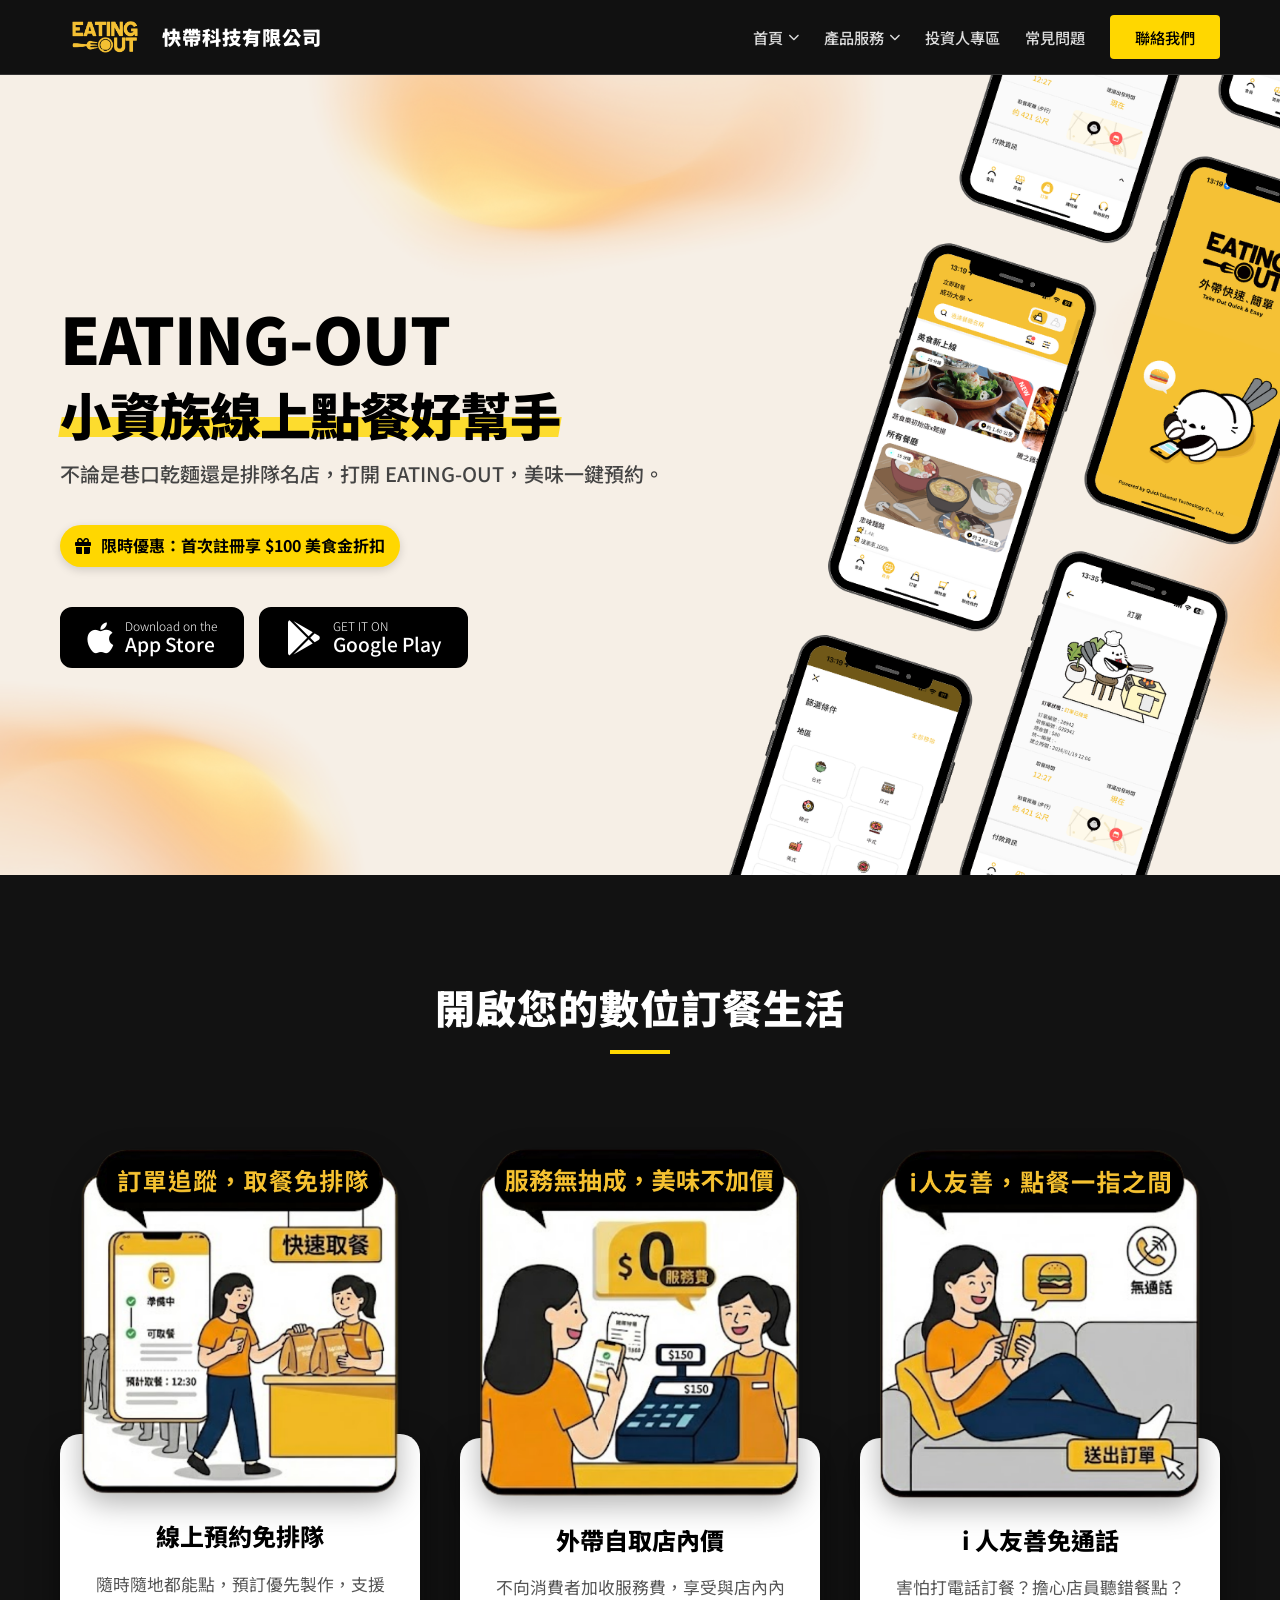
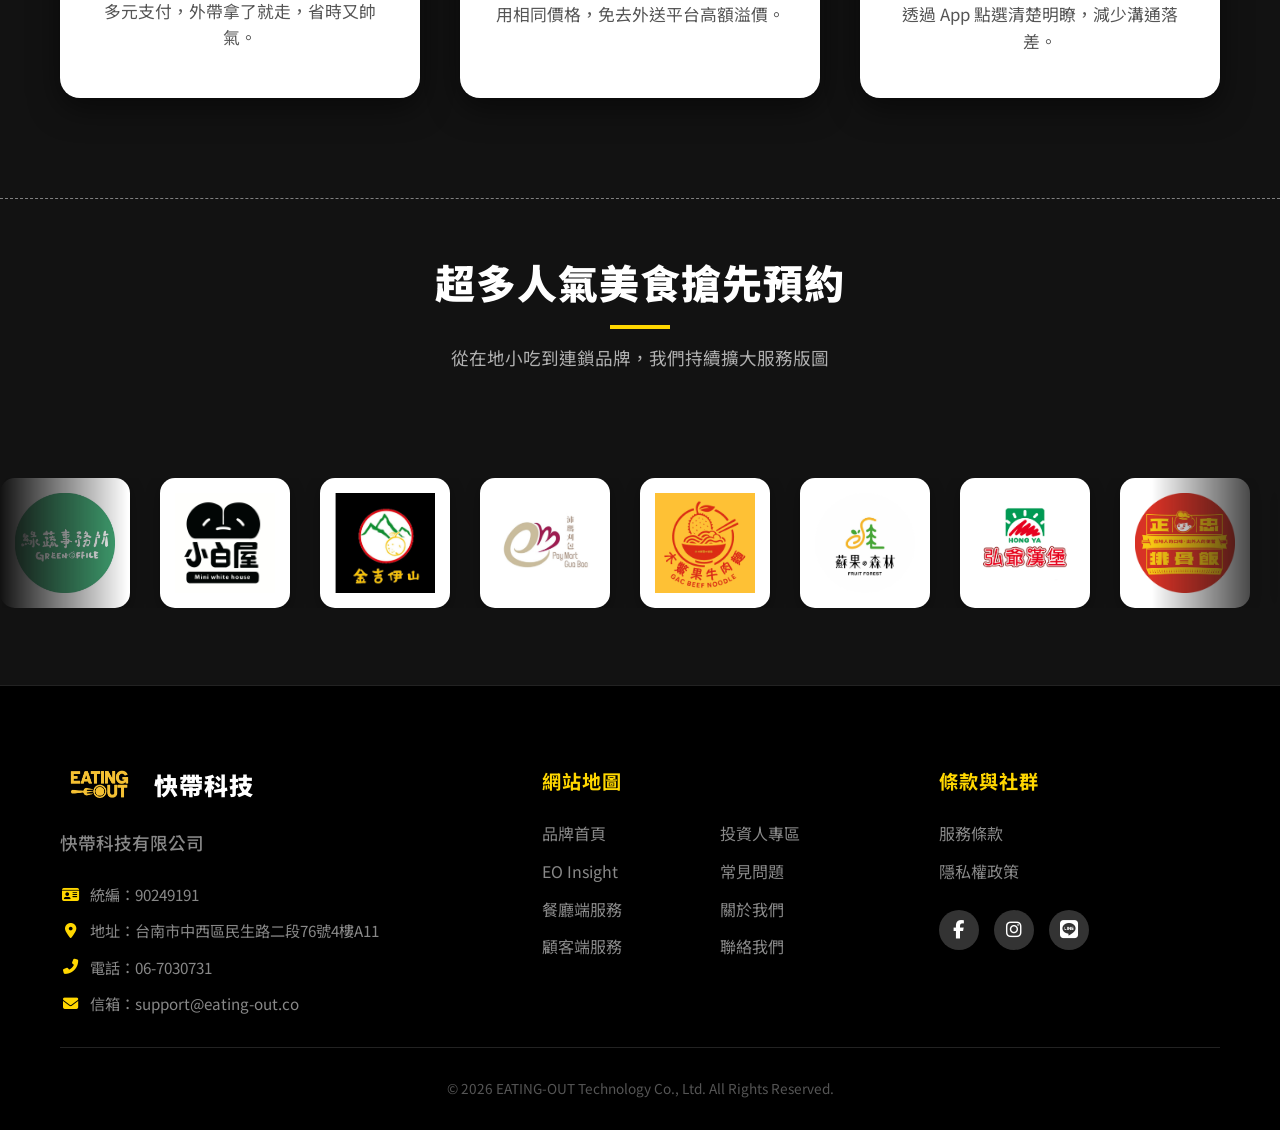
<file: customer.html>
<!DOCTYPE html>
<html lang="zh-TW">
<head>
    <meta charset="UTF-8">
    <meta name="viewport" content="width=device-width, initial-scale=1.0">
    <title>快帶科技有限公司 | EATING-OUT</title>
    <!-- Favicon -->
    <link rel="icon" href="favicon.jpg" type="image/jpeg">
    <!-- CSS -->
    <link rel="stylesheet" href="style.css">
    <!-- Font Awesome (圖示) -->
    <link rel="stylesheet" href="https://cdnjs.cloudflare.com/ajax/libs/font-awesome/6.4.0/css/all.min.css">
    <!-- Google Fonts -->
    <link href="https://fonts.googleapis.com/css2?family=Noto+Sans+TC:wght@300;400;500;700;900&display=swap" rel="stylesheet">

 <!-- Google tag (gtag.js) -->
    <script async src="https://www.googletagmanager.com/gtag/js?id=G-B6ZYLT0GXE"></script>
    <script>
      window.dataLayer = window.dataLayer || [];
      function gtag(){dataLayer.push(arguments);}
      gtag('js', new Date());

      gtag('config', 'G-B6ZYLT0GXE');
    </script>
</head>

<style>

:root {
    --primary-yellow: #FFD700;
    --bg-black: #121212; /* 背景色 */
    --card-white: #FFFFFF; /* 卡片色 */

}

/* ====== 顧客端 Hero 區塊 ======= */

/* 1. 區塊背景設定 */
.cust-hero-section {
    position: relative;
    width: 100%;
    min-height: 800px; 
    background-image: url('cus_hreo_bk.png'); 
    background-size: cover;       /* 填滿區塊 */
    background-position: center;  /* 居中對齊 */
    background-repeat: no-repeat;
    display: flex;
    align-items: center; /* 垂直置中 */
}

/* 2. 內容容器 */
.cust-hero-grid {
    width: 100%;
    max-width: 1200px;
    margin: 0 auto;
    padding: 0 20px;
    display: flex; 
    justify-content: flex-start; /* 內容靠左 */
}

/* 3. 左側文字內容 (限制寬度，避免壓到右邊背景的手機) */
.cust-hero-content {
    width: 50%; /* ★ 只佔畫面一半，留右半邊給背景圖的手機 ★ */
    max-width: 600px;
    z-index: 2;
    padding-top: 20px;
}

/* 標題與按鈕樣式 */
.cust-hero-content h1 {
    font-size: 4rem; font-weight: 900; line-height: 1.1; color: #000; margin-bottom: 15px; letter-spacing: -1px;
}
.cust-hero-content h1 .highlight-text {
    font-size: 3.2rem; display: inline-block; position: relative; z-index: 1; margin-top: 10px;
}
.cust-hero-content h1 .highlight-text::after {
    content: ''; position: absolute; bottom: 5px; left: 0; width: 100%; height: 35%;
    background-color: var(--primary-yellow); z-index: -1; opacity: 0.8; transform: skewX(-10deg);
}
.hero-desc {
    font-size: 1.25rem; color: #444; margin-bottom: 35px; line-height: 1.6; font-weight: 500; white-space: nowrap; 
}
.promo-tag {
    display: inline-flex; align-items: center; gap: 10px; background: var(--primary-yellow); color: #000;
    padding: 8px 15px; border-radius: 50px; font-weight: 700; font-size: 1rem; margin-bottom: 40px;
    box-shadow: 0 3px 10px rgba(0,0,0,0.15); animation: bounce 2s infinite;
}
@keyframes bounce {
    0%, 100% { transform: translateY(0); }
    50% { transform: translateY(-10px); }
}

.download-btns { display: flex; gap: 15px; }
.store-btn {
    display: flex; align-items: center; background: #000; border: 2px solid #000; border-radius: 12px;
    padding: 10px 25px; color: #fff; text-decoration: none; transition: all 0.3s ease; min-width: 180px;
}
.store-btn:hover {
    background: #1a1a1a; border-color: var(--primary-yellow); box-shadow: 0 0 20px rgba(255, 215, 0, 0.6); transform: translateY(-5px);
}
.store-btn i { font-size: 2.2rem; margin-right: 12px; }
.btn-text { display: flex; flex-direction: column; line-height: 1.2; }
.btn-text span { font-size: 0.75rem; font-weight: 300; }
.btn-text strong { font-size: 1.2rem; font-weight: 500; }


/* --- RWD 手機版適配 --- */
@media (max-width: 900px) {
    .cust-hero-section {
        min-height: auto;
        padding: 80px 0; /* 增加一點上下留白 */
        display: block; /* 取消 Flex，改為堆疊 */    
        background-position: center center; /* 居中對齊 */
        background-size: cover;             /* 強制填滿整個區塊，不留黑邊 */
        background-attachment: scroll;      /* 手機版建議取消視差滾動，避免掉幀 */
    }

    .cust-hero-grid {
        display: block; 
        text-align: center;
        padding: 0 20px;
    }

    /* 文字內容 RWD */
    .cust-hero-content {
        width: 100%; 
        max-width: 100%; 
        padding-left: 0;
        margin-bottom: 30px; 
        display: flex;
        flex-direction: column;
        align-items: center; 
    }

    .cust-hero-content h1 { font-size: 3rem; }
    .cust-hero-content h1 .highlight-text { font-size: 2.2rem; }
    

    .hero-desc { 
        white-space: normal; 
        padding: 0 10px;
    } 
    
    .promo-tag { margin: 0 auto 30px auto; }
    .download-btns { justify-content: center; }
}

/* =========================================
    產品介紹  區塊
   ========================================= */

 /* 1. 介紹區塊背景設定 (全黑) */
    .features-section {
        background-color: var(--bg-black);
        padding: 100px 20px;
        color: #fff;
    }

    /* 標題優化 */
    .section-header {
        text-align: center;
        margin-bottom: 80px;
    }
    .section-header h2 {
        font-size: 2.5rem;
        font-weight: 900;
        margin: 0 0 15px 0;
        color: #fff;
        letter-spacing: 1px;
    }

    /* 2. Grid 排版 (確保等高關鍵) */
    .features-grid {
        display: grid;
        grid-template-columns: repeat(3, 1fr); /* 3欄 */
        gap: 40px; /* 卡片間距 */
        max-width: 1200px;
        margin: 0 auto;
        /* ★ 關鍵：讓子元素高度拉伸填滿，確保卡片等高 ★ */
        align-items: stretch; 
    }

    /* 3. 單個優勢容器 */
    .feature-wrapper {
        display: flex;
        flex-direction: column;
        align-items: center;
        position: relative;
        transition: all 0.3s cubic-bezier(0.25, 0.8, 0.25, 1);
        
        /* 初始隱藏，給 JS 做動畫用 */
        opacity: 0;
        transform: translateY(50px);
    }

    /* 4. 上方圖片 (騎在卡片上) */
    .feature-img {
        width: 90%; /* 圖片比卡片稍微窄一點點，製造層次 */
        max-width: 320px;
        height: auto;
        object-fit: contain;
        z-index: 2; /* 在卡片上方 */
        
        /* ★ 關鍵：負邊距，讓圖片下半部插入卡片 ★ */
        margin-bottom: -60px; 
        
        transition: transform 0.4s ease;
        filter: drop-shadow(0 10px 15px rgba(0,0,0,0.3)); /* 圖片陰影 */
    }

    /* 5. 下方白色卡片 */
    .feature-card {
        background-color: var(--card-white);
        width: 100%;
        border-radius: 20px;
        padding: 80px 30px 40px 30px; /* 上方留白給圖片 */
        text-align: center;
        color: #121212;
        
        /* 預設透明邊框，避免 Hover 時跳動 */
        border: 3px solid transparent; 
        box-shadow: 0 10px 30px rgba(0,0,0,0.5); /* 在黑底上的陰影 */
        
        /* ★ 關鍵：讓卡片填滿高度 ★ */
        flex-grow: 1; 
        display: flex;
        flex-direction: column;
        
        transition: all 0.3s ease;
        position: relative;
        z-index: 1;
    }

    /* 內容文字 */
    .feature-card h3 {
        font-size: 1.5rem;
        font-weight: 800;
        margin-bottom: 15px;
        color: #000;
    }
    .feature-card p {
        font-size: 1.05rem;
        line-height: 1.6;
        color: #555;
        margin: 0;
        flex-grow: 1; /* 讓文字區塊延展 */
    }

    /* --- 6. Hover 互動動畫 --- */
    .feature-wrapper:hover .feature-img {
        transform: translateY(-15px) scale(1.05); /* 圖片上浮並放大 */
    }

    .feature-wrapper:hover .feature-card {
        border-color: var(--primary-yellow); /* 亮起黃框 */
        box-shadow: 0 0 30px rgba(255, 215, 0, 0.3); /* 發出黃色光暈 */
        transform: translateY(-5px); /* 卡片微上浮 */
    }

    /* --- 7. JS 觸發顯示動畫類別 --- */
    .feature-wrapper.visible {
        opacity: 1;
        transform: translateY(0);
    }

    /* --- RWD 手機版 --- */
    @media (max-width: 900px) {
        .features-grid {
            grid-template-columns: 1fr; /* 轉單欄 */
            gap: 80px; /* 增加垂直間距，因為圖片會凸出來 */
        }
        
        .feature-img {
            width: 70%; /* 手機版圖片縮小 */
            margin-bottom: -50px;
        }
        
        .section-header h2 { font-size: 2rem; }
    }

/* =========================================
    50+合作商家  區塊
   ========================================= */

 /* --- 灰色分隔線 --- */
    .hr-dashed-grey {  border: 0;  border-top: 1px dashed #808080;}

 /* --- 無縫輪播關鍵設定 --- */
    .marquee-container {
        width: 100%; height:150px
        overflow: hidden;
        display: flex;
        /* 遮罩漸層：讓左右兩邊有淡淡的消失效果，更有質感 */
        -webkit-mask-image: linear-gradient(to right, transparent, black 10%, black 90%, transparent);
        mask-image: linear-gradient(to right, transparent, black 10%, black 90%, transparent);
    }

    .marquee-track {
        display: flex;
        width: fit-content;
        /* 跑馬燈動畫：30秒跑完一半距離，無限循環 */
        animation: scroll-left 30s linear infinite; 
    }

    /* 滑鼠移入時暫停動畫 */
    .marquee-track:hover {
        animation-play-state: paused;
    }

    /* 把 Logo 分成兩個相同的 Group，這是無縫接軌的關鍵 */
    .marquee-group {
        display: flex;
        gap: 30px;         /* 卡片之間的距離 */
        padding-right: 30px; /* 這裡的 padding 必須等於 gap，確保 Group1 與 Group2 的間距一致 */
    }

    @keyframes scroll-left {
        0% { transform: translateX(0); }
        100% { transform: translateX(-50%); } /* 精準移動 50% (剛好是一個 Group 的寬度) */
    }

    /* --- Logo 卡片設計 --- */
    .partner-logo {
        background: #fff; 
        width: 130px; 
        height: 130px; 
        border-radius: 15px;
        display: flex; 
        align-items: center; 
        justify-content: center;
        padding: 15px; 
        box-shadow: 0 5px 15px rgba(0,0,0,0.3);
        transition: 0.3s; 
        flex-shrink: 0;
    }
    
    .partner-logo:hover { 
        transform: scale(1.1); 
        box-shadow: 0 0 20px var(--primary-yellow); 
    }
    
    .partner-logo img { 
        max-width: 100%; 
        max-height: 100%; 
        object-fit: contain; 
    }

    @media (max-width: 768px) {
        .header h2 { font-size: 1.8rem; }
        .partner-logo { width: 90px; height: 90px; padding: 10px; }
        .marquee-group { gap: 15px; padding-right: 15px; } /* 手機版間距縮小 */
    }




</style>
</head>
<body>
  <!-- 導航欄 (Header) -->
    <header>
        <div class="container nav-wrapper">
            <!-- Logo 區 -->
            <a href="index.html" class="brand-logo">
                <img src="logo.png" alt="EATING-OUT Logo">
                <span class="brand-text">快帶科技有限公司</span>
            </a>

            <!-- 手機版漢堡按鈕 -->
            <div class="mobile-toggle" id="mobile-menu-btn"><i class="fas fa-bars"></i></div>

            <!-- 選單連結 -->
            <ul class="nav-menu" id="nav-menu">
                
                <!-- 1 首頁 -->
                <li class="dropdown">
                    <a href="index.html" >首頁 <i class="fas fa-chevron-down toggle-icon"></i></a>
                    <ul class="dropdown-menu">
                       <li><a href="about.html">關於我們</a></li>
                    </ul> 
                </li> 

                 <!-- 2. 產品服務  -->
               <li class="dropdown">
               <a href="#">產品服務 <i class="fas fa-chevron-down toggle-icon"></i></a>
    
                   <!-- 第一層下拉選單 -->
                   <ul class="dropdown-menu">
        
                       <!-- 項目 1: 線上點餐 -->
                       <li class="dropdown-submenu">
                           <a href="#" class="submenu-toggle">EATING-OUT 線上點餐 <i class="fas fa-chevron-right arrow-right"></i></a>
            
                       <!-- 第二層下拉選單 -->
                         <ul class="submenu">
                             <li><a href="restaurant.html">餐廳端介紹</a></li>
                             <li><a href="customer.html" class="active">顧客端介紹</a></li>
                         </ul>
                       </li>

                       <!-- 項目 2: Insights -->
                       <li><a href="insights.html">Insights 洞察商家檔案數據</a></li>

                   </ul>
                </li>

                <!-- 3. 投資人 -->
                <li><a href="investor.html">投資人專區</a></li>

                <!-- 4. 常見問題 -->
                <li><a href="faq.html">常見問題</a></li>

                <!-- 5. 聯絡我們 (按鈕) -->
                <li><a href="contact.html" class="btn btn-primary nav-btn">聯絡我們</a></li>
            </ul>
        </div>
    </header>

<!-- 顧客端 Hero 區塊 -->
<section class="cust-hero-section">
    <div class="container cust-hero-grid">
        
        <!-- 左側內容  -->
        <div class="cust-hero-content">
            <h1>
                EATING-OUT<br>
                <span class="highlight-text">小資族線上點餐好幫手</span>
            </h1>
            <p class="hero-desc">不論是巷口乾麵還是排隊名店，打開 EATING-OUT，美味一鍵預約。</p>
            
            <!-- 優惠標籤 -->
            <div class="promo-tag">
                <i class="fas fa-gift"></i>
                限時優惠：首次註冊享 $100 美食金折扣
            </div>

            <!-- 下載按鈕 -->
            <div class="download-btns">
                <a href="https://www.google.com/url?q=https%3A%2F%2Fapps.apple.com%2Fus%2Fapp%2Feating-out-%25E7%25BE%258E%25E9%25A3%259F%25E5%25A4%2596%25E5%25B8%25B6%25E5%25B9%25B3%25E5%258F%25B0-app%2Fid6476103808&sa=D&sntz=1&usg=AOvVaw2XtTDZB_G8f553M8Vz14RF" class="store-btn">
                    <i class="fab fa-apple"></i>
                    <div class="btn-text">
                        <span>Download on the</span>
                        <strong>App Store</strong>
                    </div>
                </a>
                <a href="https://play.google.com/store/apps/details?id=co.eatingout.customer" class="store-btn">
                    <i class="fab fa-google-play"></i>
                    <div class="btn-text">
                        <span>GET IT ON</span>
                        <strong>Google Play</strong>
                    </div>
                </a>
            </div>
        </div>

    </div>
</section>

<!-- 產品優勢區塊 -->
<section class="features-section">
    <div class="container">
        
        <!-- 主標題 -->
        <div class="section-header">
            <h2>開啟您的數位訂餐生活</h2>
        </div>

        <!-- 卡片 Grid -->
        <div class="features-grid">
            
            <!-- 優勢 1 -->
            <div class="feature-wrapper scroll-reveal">
                <!-- 上方圖片 (騎在卡片上) -->
                <img src="feature1.png" alt="線上預約免排隊" class="feature-img" onerror="this.src='https://via.placeholder.com/400x350?text=No+Queue'">
                
                <!-- 下方白色卡片 -->
                <div class="feature-card">
                    <h3>線上預約免排隊</h3>
                    <p>隨時隨地都能點，預訂優先製作，支援多元支付，外帶拿了就走，省時又帥氣。</p>
                </div>
            </div>

            <!-- 優勢 2 -->
            <div class="feature-wrapper scroll-reveal">
                <img src="feature2.png" alt="外帶自取店內價" class="feature-img" onerror="this.src='https://via.placeholder.com/400x350?text=Best+Price'">
                <div class="feature-card">
                    <h3>外帶自取店內價</h3>
                    <p>不向消費者加收服務費，享受與店內內用相同價格，免去外送平台高額溢價。</p>
                </div>
            </div>

            <!-- 優勢 3 -->
            <div class="feature-wrapper scroll-reveal">
                <img src="feature3.png" alt="i 人友善免通話" class="feature-img" onerror="this.src='https://via.placeholder.com/400x350?text=Easy+Order'">
                <div class="feature-card">
                    <h3>i 人友善免通話</h3>
                    <p>害怕打電話訂餐？擔心店員聽錯餐點？透過 App 點選清楚明瞭，減少溝通落差。</p>
                </div>
            </div>

        </div>
    </div>
</section>

<hr class="hr-dashed-grey">
<br>
<br>
 <div class="section-header">
        <h2>超多人氣美食搶先預約</h2>
        <p>從在地小吃到連鎖品牌，我們持續擴大服務版圖</p>
        <br>
    </div>

    <!-- 輪播容器 -->
    <div class="marquee-container">
        <div class="marquee-track">
          
            <!-- ★ 第一組 Logo ★ -->
            <div class="marquee-group">
              <div class="partner-logo"><img src="store/1.jpg" alt="綠蔬事務所"></div>
              <div class="partner-logo"><img src="store/2.jpg" alt="小白屋"></div>
              <div class="partner-logo"><img src="store/3.jpg" alt="金吉伊山壽司"></div>
              <div class="partner-logo"><img src="store/4.jpg" alt="沛瑪刈包章魚燒"></div>
              <div class="partner-logo"><img src="store/5.jpg" alt="木鱉果牛肉"></div>
              <div class="partner-logo"><img src="store/6.png" alt="蘇果森林"></div>
              <div class="partner-logo"><img src="store/7.png" alt="弘爺漢堡"></div>
              <div class="partner-logo"><img src="store/8.png" alt="正忠排骨飯"></div>
              <div class="partner-logo"><img src="store/9.png" alt="飯丸屋"></div>
              <div class="partner-logo"><img src="store/10.png" alt="慶三號"></div>
            </div>

            <!-- ★ 第二組 Logo (複製第一組，無縫接軌) ★ -->
            <div class="marquee-group">
               <div class="partner-logo"><img src="store/1.jpg" alt="綠蔬事務所"></div>
              <div class="partner-logo"><img src="store/2.jpg" alt="小白屋"></div>
              <div class="partner-logo"><img src="store/3.jpg" alt="金吉伊山壽司"></div>
              <div class="partner-logo"><img src="store/4.jpg" alt="沛瑪刈包章魚燒"></div>
              <div class="partner-logo"><img src="store/5.jpg" alt="木鱉果牛肉"></div>
              <div class="partner-logo"><img src="store/6.png" alt="蘇果森林"></div>
              <div class="partner-logo"><img src="store/7.png" alt="弘爺漢堡"></div>
              <div class="partner-logo"><img src="store/8.png" alt="正忠排骨飯"></div>
              <div class="partner-logo"><img src="store/9.png" alt="飯丸屋"></div>
              <div class="partner-logo"><img src="store/10.png" alt="慶三號"></div>
            </div>

        </div>
    </div>
<br>
<br>
<br>

<!-- Footer -->
<footer>
    <div class="container">
        <div class="footer-layout">
            
            <!-- 1. 公司資訊 -->
 <div class="footer-info">
                <div class="footer-logo">
                    <img src="logo.png" alt="EATING-OUT">
                    <span>快帶科技</span>
                </div>
                <h4 class="company-name">快帶科技有限公司</h4>
                <ul class="info-list">
                    <li><i class="fas fa-id-card"></i> 統編：90249191</li>
                    <li><i class="fas fa-map-marker-alt"></i> 地址：台南市中西區民生路二段76號4樓A11</li>
                    <li><i class="fas fa-phone-alt"></i> 電話：06-7030731</li>
                    <li><i class="fas fa-envelope"></i> 信箱：support@eating-out.co</li>
                </ul>
            </div>

            <!-- 2. 網站地圖 (使用 Grid 雙欄) -->
            <div class="footer-sitemap">
                <h3>網站地圖</h3>
                <div class="sitemap-grid">
                    <!-- 左欄 -->
                    <ul class="col-left">
                        <li><a href="index.html">品牌首頁</a></li>
                        <li><a href="insights.html">EO Insight</a></li>
                        <li><a href="restaurant.html">餐廳端服務</a></li>
                        <li><a href="customer.html">顧客端服務</a></li>
                    </ul>
                    <!-- 右欄 -->
                    <ul class="col-right">
                       
                        <li><a href="investor.html">投資人專區</a></li>
                        <li><a href="faq.html">常見問題</a></li>
                        <li><a href="about.html">關於我們</a></li>
                        <li><a href="contact.html">聯絡我們</a></li>
                    </ul>
                </div>
            </div>

            <!-- 3. 條款與社群 -->
           <div class="footer-social">
                <h3>條款與社群</h3>
                <ul>
                    <li><a href="https://www.privacypolicies.com/live/3c39b265-99a9-4bb6-9d44-1a0d38e95668" target="_blank">服務條款</a></li>
                    <li><a href="https://www.privacypolicies.com/live/0a9ea377-a2b5-4dcc-b830-562689baf47e" target="_blank">隱私權政策</a></li>
                </ul>
                <div class="social-icons-group">
                    <a href="https://www.facebook.com/eatingoutTW" target="_blank" class="social-btn"><i class="fab fa-facebook-f"></i></a>
                    <a href="https://www.instagram.com/eatingouttw/" target="_blank" class="social-btn"><i class="fab fa-instagram"></i></a>
                    <a href="https://line.me/R/ti/p/@518vmbpw?oat_content=url" target="_blank" class="social-btn"><i class="fab fa-line"></i></a>
                </div>
            </div>

        </div>
        
        <div class="copyright">
            &copy; 2026 EATING-OUT Technology Co., Ltd. All Rights Reserved.
        </div>
    </div>
</footer>


<script src="script.js"> </script>
 <script>
   document.addEventListener("DOMContentLoaded", function() {
        const revealElements = document.querySelectorAll('.scroll-reveal');

        const observer = new IntersectionObserver((entries, observer) => {
            entries.forEach((entry, index) => {
                if (entry.isIntersecting) {
                    // 加入延遲，製造依序出現的效果
                    setTimeout(() => {
                        entry.target.classList.add('visible');
                    }, index * 150); 
                    observer.unobserve(entry.target);
                }
            });
        }, {
            root: null,
            threshold: 0.15 // 露出 15% 時觸發
        });

        revealElements.forEach(el => observer.observe(el));
    });

    </script>

</body>
</html>
</file>
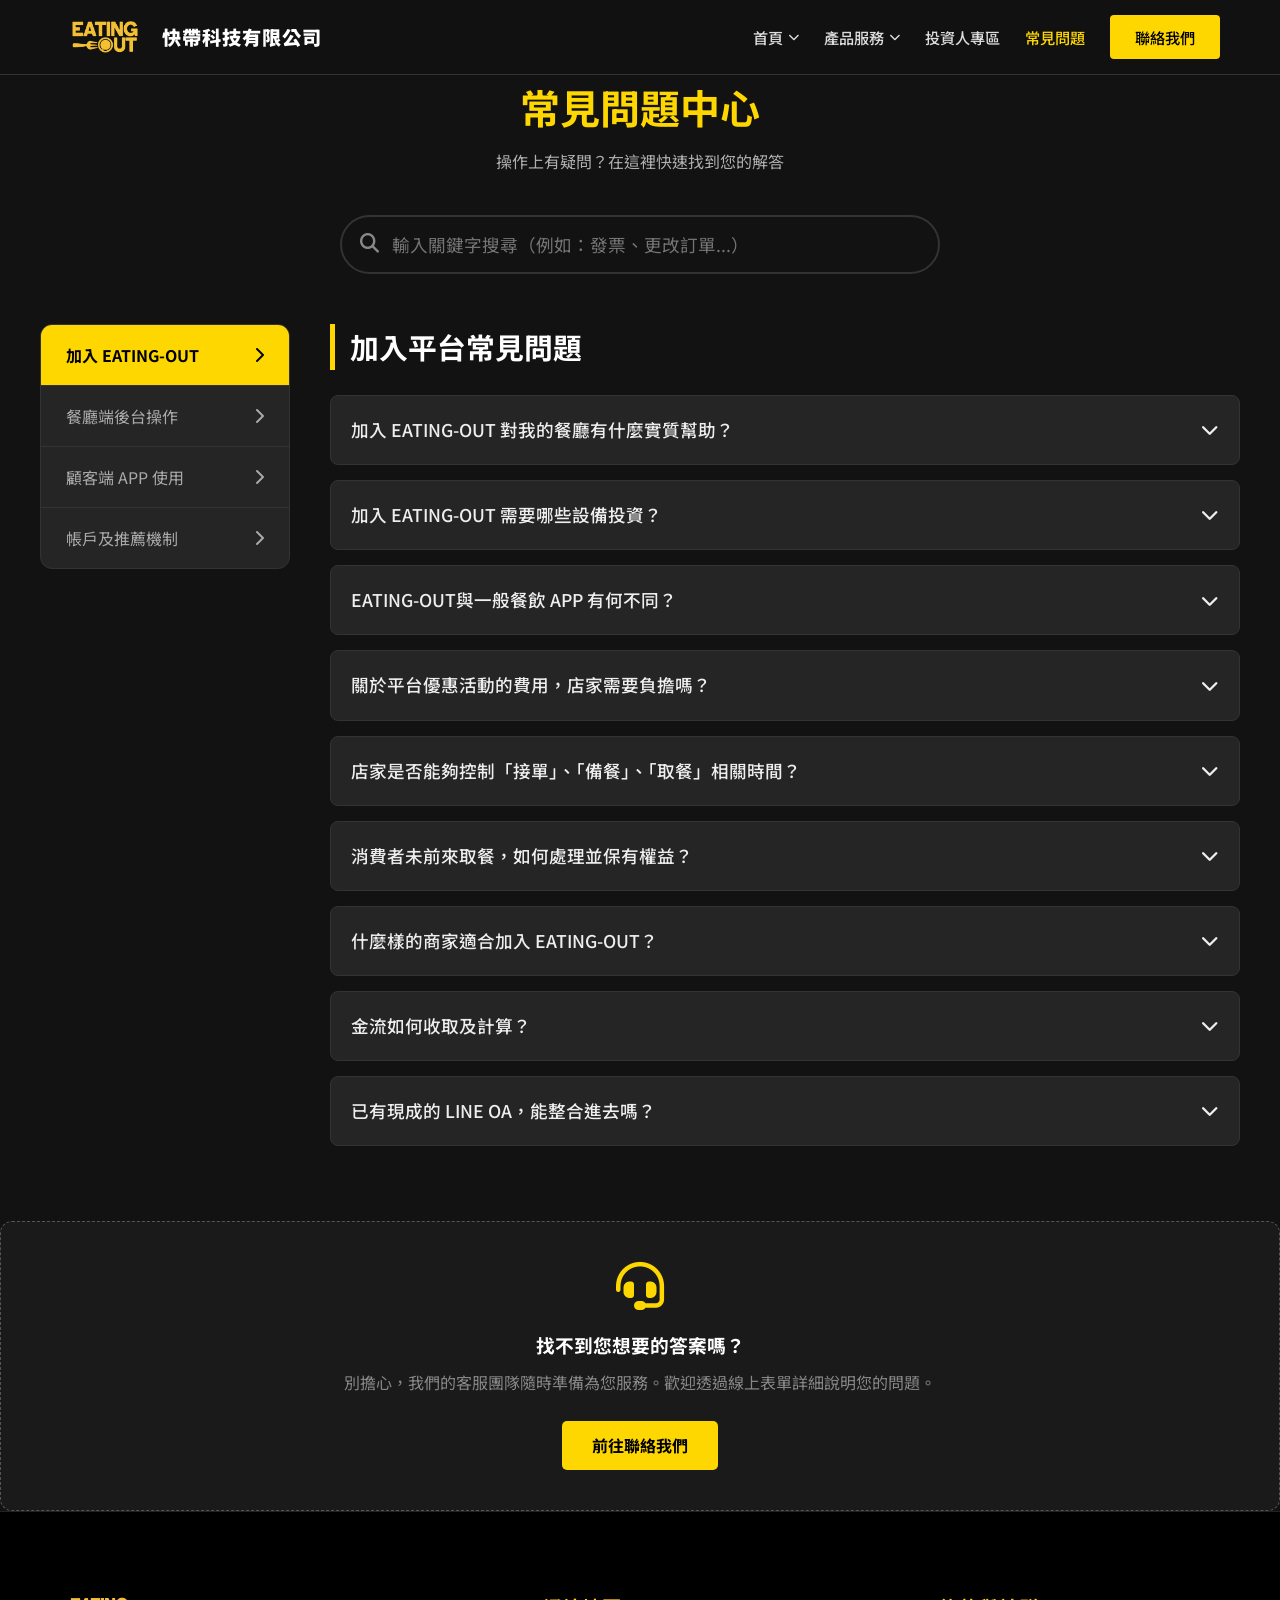
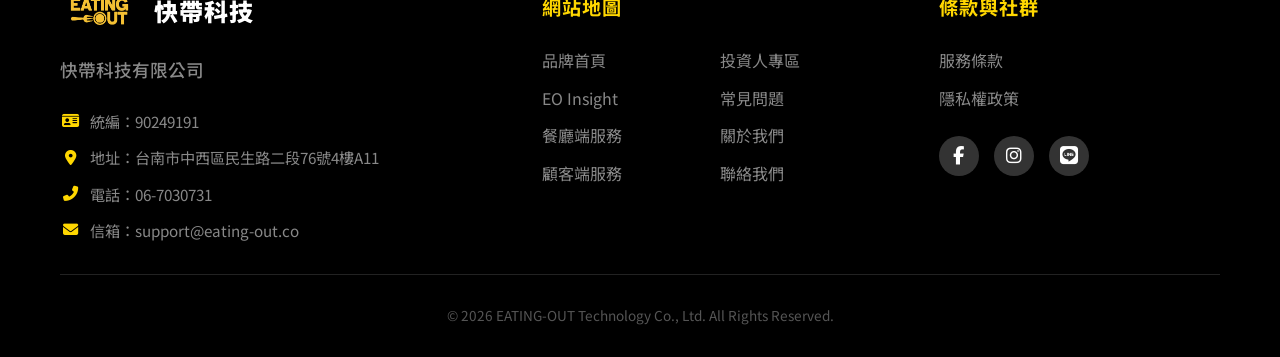
<file: faq.html>
<!DOCTYPE html>
<html lang="zh-TW">
<head>
    <meta charset="UTF-8">
    <meta name="viewport" content="width=device-width, initial-scale=1.0">
    <title>快帶科技有限公司 | EATING-OUT</title>
    <link rel="icon" href="favicon.jpg" type="image/jpeg">
    <link rel="stylesheet" href="style.css">
    <link rel="stylesheet" href="https://cdnjs.cloudflare.com/ajax/libs/font-awesome/6.4.0/css/all.min.css">
    <link href="https://fonts.googleapis.com/css2?family=Noto+Sans+TC:wght@300;400;500;700;900&display=swap" rel="stylesheet">

 <!-- Google tag (gtag.js) -->
    <script async src="https://www.googletagmanager.com/gtag/js?id=G-B6ZYLT0GXE"></script>
    <script>
      window.dataLayer = window.dataLayer || [];
      function gtag(){dataLayer.push(arguments);}
      gtag('js', new Date());

      gtag('config', 'G-B6ZYLT0GXE');
    </script>


</head>
<style>
 
    /* --- 標題 --- */
    .faq-header {
        margin-bottom: 40px;
        text-align: center;
    }
    
    .faq-header h1 {
        font-size: 2.5rem;
        margin: 0 0 10px 0;
        color: var(--primary-yellow);
    }
    
    .faq-header p { color: var(--text-gray); margin: 0; }

    /* --- 搜尋列 --- */
    .search-container {
        max-width: 600px;
        margin: 0 auto 50px auto;
        position: relative;
    }
    
    .search-box {
        width: 100%;
        padding: 15px 20px 15px 50px;
        border-radius: 50px;
        border: 2px solid var(--border-color);
        background-color: #121212;
        color: #fff;
        font-size: 1.1rem;
        outline: none;
        transition: 0.3s;
    }
    
    .search-box:focus {
        border-color: var(--primary-yellow);
        box-shadow: 0 0 15px rgba(255, 215, 0, 0.2);
    }
    
    .search-icon {
        position: absolute;
        left: 20px;
        top: 50%;
        transform: translateY(-50%);
        color: #888;
        font-size: 1.2rem;
        transition: 0.3s;
    }
    
    .search-box:focus + .search-icon { color: var(--primary-yellow); }

    /* --- 版面佈局 (Grid) --- */
    .faq-layout {
        display: grid;
        grid-template-columns: 250px 1fr; /* 左選單 250px，右內容自適應 */
        gap: 40px;
        align-items: start;
        max-width: 1200px;
        margin: 0 auto;
    }

    /* --- 左側分類選單 (Tabs) --- */
    .faq-sidebar {
        background-color: var(--bg-card);
        border-radius: 12px;
        overflow: hidden;
        position: sticky;
        top: 20px;
        border: 1px solid var(--border-color);
    }

    .tab-btn {
        width: 100%;
        padding: 18px 25px;
        background: transparent;
        border: none;
        border-bottom: 1px solid var(--border-color);
        color: #aaa;
        text-align: left;
        font-size: 1rem;
        cursor: pointer;
        transition: 0.3s;
        display: flex;
        justify-content: space-between;
        align-items: center;
    }

    .tab-btn:hover { background-color: #333; color: #fff; }
    
    .tab-btn.active {
        background-color: var(--primary-yellow);
        color: #000;
        font-weight: 700;
    }
    
    .tab-btn:last-child { border-bottom: none; }

    /* --- 右側手風琴內容 --- */
    .faq-category { display: none; animation: fadeIn 0.5s ease; }
    .faq-category.active { display: block; }
    
    @keyframes fadeIn { from { opacity: 0; transform: translateY(10px); } to { opacity: 1; transform: translateY(0); } }

    .category-title {
        font-size: 1.8rem;
        margin-bottom: 25px;
        color: #fff;
        border-left: 5px solid var(--primary-yellow);
        padding-left: 15px;
    }

    .accordion-item {
        background-color: var(--bg-card);
        border: 1px solid var(--border-color);
        border-radius: 8px;
        margin-bottom: 15px;
        overflow: hidden;
        transition: 0.3s;
    }

    .accordion-header {
        padding: 20px;
        cursor: pointer;
        display: flex;
        justify-content: space-between;
        align-items: center;
        font-weight: 500;
        font-size: 1.1rem;
        color: #eee;
        transition: 0.3s;
    }

    .accordion-header:hover { color: var(--primary-yellow); background-color: rgba(255,255,255,0.05); }
    
    /* 展開狀態 */
    .accordion-item.active { border-color: var(--primary-yellow); }
    .accordion-item.active .accordion-header { background-color: #333; color: var(--primary-yellow); font-weight: 700; }
    .accordion-item.active .accordion-header i { transform: rotate(180deg); }

    .accordion-body {
        max-height: 0;
        overflow: hidden;
        transition: max-height 0.3s ease-out;
        background-color: #121212; /* 內文深黑底 */
    }

    .accordion-body p {
        padding: 25px;
        margin: 0;
        color: #ccc;
        line-height: 1.8;
        font-size: 1rem;
    }

    /* --- 未找到問題 CTA --- */
    .not-found-box {
        text-align: center;
        margin-top: 60px;
        padding: 40px;
        background-color: #1a1a1a;
        border: 1px dashed #555;
        border-radius: 12px;
    }
    
    .not-found-box h3 { color: #fff; margin-bottom: 10px; }
    .not-found-box p { color: #888; margin-bottom: 25px; }
    
    .btn-contact {
        display: inline-block;
        padding: 12px 30px;
        background-color: var(--primary-yellow);
        color: #000;
        text-decoration: none;
        border-radius: 5px;
        font-weight: bold;
        transition: 0.3s;
    }
    .btn-contact:hover { background-color: #fff; }

    /* --- RWD 手機版適配 --- */
    @media (max-width: 768px) {
        .faq-layout { grid-template-columns: 1fr; gap: 30px; }
        
        /* 手機版選單改為橫向滑動 */
        .faq-sidebar {
            position: static;
            display: flex;
            overflow-x: auto;
            white-space: nowrap;
            background: transparent;
            border: none;
            gap: 10px;
            padding-bottom: 5px;
        }
        
        .tab-btn {
            width: auto;
            border: 1px solid #333;
            border-radius: 20px;
            padding: 10px 20px;
            background-color: #1f1f1f;
            display: inline-block;
        }
        
        .tab-btn.active { background-color: var(--primary-yellow); }
        .tab-btn i { display: none; } /* 手機版隱藏箭頭 */
        
        /* 隱藏選單捲軸 */
        .faq-sidebar::-webkit-scrollbar { display: none; }
    }
</style>
</head>
<body>
 <!-- 導航欄 (Header) -->
    <header>
        <div class="container nav-wrapper">
            <!-- Logo 區 -->
            <a href="index.html" class="brand-logo">
                <img src="logo.png" alt="EATING-OUT Logo">
                <span class="brand-text">快帶科技有限公司</span>
            </a>

            <!-- 手機版漢堡按鈕 -->
            <div class="mobile-toggle" id="mobile-menu-btn"><i class="fas fa-bars"></i></div>

            <!-- 選單連結 -->
            <ul class="nav-menu" id="nav-menu">
                
                 <!-- 1 首頁 -->
                <li class="dropdown">
                    <a href="index.html" >首頁 <i class="fas fa-chevron-down toggle-icon"></i></a>
                    <ul class="dropdown-menu">
                       <li><a href="about.html">關於我們</a></li>
                    </ul> 
                </li> 

                 <!-- 2. 產品服務  -->
               <li class="dropdown">
               <a href="#">產品服務 <i class="fas fa-chevron-down toggle-icon"></i></a>
    
                   <!-- 第一層下拉選單 -->
                   <ul class="dropdown-menu">
        
                       <!-- 項目 1: 線上點餐 -->
                       <li class="dropdown-submenu">
                           <a href="#" class="submenu-toggle">EATING-OUT 線上點餐 <i class="fas fa-chevron-right arrow-right"></i></a>
            
                       <!-- 第二層下拉選單 -->
                         <ul class="submenu">
                             <li><a href="restaurant.html">餐廳端介紹</a></li>
                             <li><a href="customer.html">顧客端介紹</a></li>
                         </ul>
                       </li>

                       <!-- 項目 2: Insights -->
                       <li><a href="insights.html">Insights 洞察商家檔案數據</a></li>

                   </ul>
                </li>

                <!-- 3. 投資人 -->
                <li><a href="investor.html">投資人專區</a></li>

                <!-- 4. 常見問題 -->
                <li><a href="faq.html" class="active">常見問題</a></li>

                <!-- 5. 聯絡我們 (按鈕) -->
                <li><a href="contact.html" class="btn btn-primary nav-btn">聯絡我們</a></li>
            </ul>
        </div>
    </header>


    <!-- 標題與搜尋 -->
    <div class="faq-header">
       <h1>常見問題中心</h1>
        <p>操作上有疑問？在這裡快速找到您的解答</p>
    </div>

    <div class="search-container">
        <input type="text" id="faq-search-input" class="search-box" placeholder="輸入關鍵字搜尋（例如：發票、更改訂單...）">
        <i class="fas fa-search search-icon"></i>
    </div>

    <!-- FAQ 主內容 -->
    <div class="faq-layout">
        
        <!-- 左側選單 -->
        <aside class="faq-sidebar">
            <button class="tab-btn active" onclick="openTab(event, 'join')">加入 EATING-OUT <i class="fas fa-chevron-right"></i></button>
            <button class="tab-btn" onclick="openTab(event, 'merchant')">餐廳端後台操作 <i class="fas fa-chevron-right"></i></button>
            <button class="tab-btn" onclick="openTab(event, 'customer')">顧客端 APP 使用 <i class="fas fa-chevron-right"></i></button>
            <button class="tab-btn" onclick="openTab(event, 'account')">帳戶及推薦機制 <i class="fas fa-chevron-right"></i></button>
        </aside>

        <!-- 右側內容 -->
        <div class="faq-content-area">
            
            <!-- 分類 1 -->
            <div id="join" class="faq-category active">
                <h2 class="category-title">加入平台常見問題</h2>
                <div class="accordion-item"><div class="accordion-header">加入 EATING-OUT 對我的餐廳有什麼實質幫助？<i class="fas fa-chevron-down"></i></div><div class="accordion-body"><p>除了增加曝光度外，最重要的是實現「數位轉型」。我們協助您建立線上菜單，讓顧客預約外帶，不僅能紓緩現場排隊人潮，更能透過後台數據分析，優化備料與營運流程，提升翻桌率與營收。</p></div></div>
                <div class="accordion-item"><div class="accordion-header">加入 EATING-OUT 需要哪些設備投資？<i class="fas fa-chevron-down"></i></div><div class="accordion-body"><p>非常簡單！您只需要準備一台智慧型手機即可開始接單做生意。我們不需要您購買昂貴的專用 POS 機，當然我們也推薦搭配出單機一起使用，會更方便有效率，不過不是必須。</p></div></div>
                <div class="accordion-item"><div class="accordion-header">EATING-OUT與一般餐飲 APP 有何不同？<i class="fas fa-chevron-down"></i></div><div class="accordion-body"><p>最大的差別在於我們專注於「預約外帶」而非外送。這意味著您不需支付高達 30% 以上的平台抽成費用，每一筆訂單利潤都實實在在回到店家手中。</p></div></div>
 <div class="accordion-item"><div class="accordion-header">關於平台優惠活動的費用，店家需要負擔嗎？<i class="fas fa-chevron-down"></i></div><div class="accordion-body"><p>平台將不定時舉辦優惠活動向消費者發放折價券，不僅幫助平台提升流量也為店家帶來訂單，費用將由平台全數吸收！款項將扣除必要支出於次月10號匯至您的指定銀行帳戶，我們希望與您共同成長茁壯，成為長期合作夥伴。店家也可與我們洽談商業合作，進行獨家優惠活動方案，幫助店面在眾多餐飲中脫穎而出。</p></div></div>
  <div class="accordion-item"><div class="accordion-header">店家是否能夠控制「接單」、「備餐」、「取餐」相關時間？<i class="fas fa-chevron-down"></i></div><div class="accordion-body"><p>完全可以！依據餐廳客流量平台提供最多 90 分鐘的暫停接單，也可靈活調整備餐時間，接單後一鍵延長訂單功能！</p></div></div>
                <div class="accordion-item"><div class="accordion-header">消費者未前來取餐，如何處理並保有權益？<i class="fas fa-chevron-down"></i></div><div class="accordion-body"><p>為保障店家權益，我們鼓勵消費者使用線上支付(信用卡/LinePay)。若消費者選擇到店付款卻無故未取，您可於後台將該筆訂單標記為「惡意棄單」，系統將記錄該用戶行為，累犯者將遭系統停權處置，以降低損失。<br><font color="#FF4621";>*會員帳號皆為認證之手機號碼，可作為後續法律追訴之依據</font></p></div></div>
                <div class="accordion-item"><div class="accordion-header">什麼樣的商家適合加入 EATING-OUT？<i class="fas fa-chevron-down"></i></div><div class="accordion-body"><p>若您想嘗試數位轉型服務，但預算有限，歡迎與我們聯繫！<br>無論您是連鎖餐廳、獨立小吃店、咖啡廳，甚至是巷口攤販，只要是提供餐飲服務的商家，有固定的營業地點，都可以加入我們。</p></div></div>
                <div class="accordion-item"><div class="accordion-header">金流如何收取及計算？<i class="fas fa-chevron-down"></i></div><div class="accordion-body"><p>平台支援「到店付款」、「信用卡」及「LinePay」。店家將第一時間收到款項，讓資金更透明！<br><font color="#FF4621";>*線上支付款項，將直接進到店家支付平台帳戶中，無任何衍生性額外金流。</font></p></div></div>
<div class="accordion-item"><div class="accordion-header">已有現成的 LINE OA，能整合進去嗎？<i class="fas fa-chevron-down"></i></div><div class="accordion-body"><p>可以的！我們將協助您無痛新增 LINE OA 點餐功能。不論新客/舊客，都可直接在 LINE 裡完成點餐，不需另外下載 App，且完整保留既有的LINE會員。</p></div></div>
            </div>

            <!-- 分類 2 -->
            <div id="merchant" class="faq-category">
                <h2 class="category-title">餐廳端後台操作</h2>
                <div class="accordion-item"><div class="accordion-header">連線狀態顯示「連線異常」怎麼辦？<i class="fas fa-chevron-down"></i></div><div class="accordion-body"><p>請先檢查店內的 Wi-Fi 或行動網路訊號是否穩定。若網路正常，請嘗試完全關閉 App 後重新啟動。若狀況持續，請聯繫客服。</p></div></div>
                <div class="accordion-item"><div class="accordion-header">臨時有事需店休，該如何設定？<i class="fas fa-chevron-down"></i></div><div class="accordion-body"><p>請進入商家管理後台 的「設定」頁面，找到「臨時公休設定」，新增 (+) 臨時公休日期、時間即可。生效後，消費者將無法在指定時間下單。</p></div></div>
                <div class="accordion-item"><div class="accordion-header">訂單爆量，如何設定等候時間？<i class="fas fa-chevron-down"></i></div><div class="accordion-body"><p>您可在接單畫面右上角，點選「開始/暫停」接單，並依照現場忙碌狀況，自行設定等候時間範圍：至多可設定 5~90 分鐘。</p></div></div>
                <div class="accordion-item"><div class="accordion-header">某個品項售完了，如何關閉？<i class="fas fa-chevron-down"></i></div><div class="accordion-body"><p>請至「供應狀態選項」頁面，找到該商品，將後方的狀態按鈕切換為「關閉 (Sold Out)」。該商品將會即時在菜單上顯示無法點選。</p></div></div>
                <div class="accordion-item"><div class="accordion-header">如何設定品項優惠資訊？<i class="fas fa-chevron-down"></i></div><div class="accordion-body"><p>請至「優惠管理」選單，點擊右上角 (+) 新增優惠方案，您可設定單一商品或分類的優惠，優惠類型有折價($)、折扣(%)、贈品三種，設定完成後，優惠會自動顯示在菜單上。</p></div></div>
                <div class="accordion-item"><div class="accordion-header">有多位員工管理平台，如何設定權限？<i class="fas fa-chevron-down"></i></div><div class="accordion-body"><p>主帳號可以進入「設定」>「權限設定」功能，新增子帳號給員工使用，並可設定不同權限（例如：店員、店經理、擁有者），以確保資料安全。</p></div></div>
                <div class="accordion-item"><div class="accordion-header">如何開通行動支付、LINE PAY付款方式？<i class="fas fa-chevron-down"></i></div><div class="accordion-body"><p>請至「設定」頁面，找到「餐廳資訊設定」，在付款方式下方開啟欲新增的支付方式，輸入付款 ID 等相關資料，即可完成開通。</p></div></div>

            </div>

            <!-- 分類 3 -->
            <div id="customer" class="faq-category">
                <h2 class="category-title">顧客端 APP 使用問題</h2>
                <div class="accordion-item"><div class="accordion-header">不同地點打開 EATING-OUT APP 顯示店家會不一樣 <i class="fas fa-chevron-down"></i></div><div class="accordion-body"><p>我們以您的實際位置（需啟用定位）為基準，即時顯示您附近的店家。這樣的排序方式能夠提供您附近餐廳的取餐距離參考已評估訂取餐時間。</p></div></div>
                <div class="accordion-item"><div class="accordion-header">EATING-OUT 支援哪些付款方式？ <i class="fas fa-chevron-down"></i></div><div class="accordion-body"><p>下單完成後，您可依照店家提供的支付方式進行付款（現金/信用卡/Line Pay），部分傳統店家可能尚未申請線上金流服務，因此僅支援「到店付款」。</p></div></div>
                <div class="accordion-item"><div class="accordion-header">超過取餐時間沒有去取，該怎麼辦？<i class="fas fa-chevron-down"></i></div><div class="accordion-body"><p>若已超過取餐時間，建議您儘快致電商家說明情況，確認是否仍可取餐或改以其他方式處理。為維護店家權益，若訂單未取且未提前告知，系統可能留下紀錄。<br><font color="#FF4621";>*若店家回報帳號列入黑名單，將無法再於該店消費；同一帳號若累計兩次店家回報黑名單，平台將依規範進行限制（包含封鎖）處理。</font></p></div></div>
                <div class="accordion-item"><div class="accordion-header">下單後想修改訂單，該如何處理？<i class="fas fa-chevron-down"></i></div><div class="accordion-body"><p>若店家狀態為「等待接單」，您可以直接取消訂單並重新下單。若店家已顯示「準備中」，請直接致電店家溝通，視店家製作進度決定是否能修改。</p></div></div>
                <div class="accordion-item"><div class="accordion-header">請問 發票/收據 要向平台或餐廳索取？ <i class="fas fa-chevron-down"></i></div><div class="accordion-body"><p>由餐廳提供，如有相關需求請於備註說明</p></div></div>
                <div class="accordion-item"><div class="accordion-header">如何查詢或使用折扣卷？<i class="fas fa-chevron-down"></i></div><div class="accordion-body"><p>您可以到「會員 > 我的折價券」查看目前可使用的折扣券。在預覽訂單頁面，系統會自動帶入可使用的折抵方案，您也可以手動更換。</p></div></div>
            </div>

            <!-- 分類 4 -->
            <div id="account" class="faq-category">
                <h2 class="category-title">帳戶及推薦機制問題</h2>
                <div class="accordion-item"><div class="accordion-header">為什麼一直收不到手機認證碼？<i class="fas fa-chevron-down"></i></div><div class="accordion-body"><p>請確認手機號碼是否正確，若等待超過 60 秒仍未收到，請點選「重新發送」；或使用撥打電話驗證(免付費)，響鈴兩聲後即可掛斷，完成驗證。</p></div></div>
  <div class="accordion-item"><div class="accordion-header">忘記帳號/密碼怎麼辦？<i class="fas fa-chevron-down"></i></div><div class="accordion-body"><p>在登入頁面點選「忘記密碼」，輸入您的手機號碼，系統將發送驗證碼以協助您重設密碼。</p></div></div>
  <div class="accordion-item"><div class="accordion-header">如何修改個人資料（姓名、密碼）？<i class="fas fa-chevron-down"></i></div><div class="accordion-body"><p>請至「會員 > 個人資料設定」進行修改。</p></div></div>
  <div class="accordion-item"><div class="accordion-header">如何推薦朋友加入並獲得獎勵？<i class="fas fa-chevron-down"></i></div><div class="accordion-body"><p>進入 App 的「會員」，點選「我的推薦碼」，您將獲得一組專屬邀請碼。當朋友使用您的邀請碼註冊後，您可獲得 $20 美食金；推薦人數無上限，推薦越多，回饋越多！</p></div></div>
                <div class="accordion-item"><div class="accordion-header">折扣券使用期限與注意事項？<i class="fas fa-chevron-down"></i></div><div class="accordion-body"><p>1. 有效期限：請留意每張折價券的有效期限，確保在截止日期前使用完畢。<br>
&nbsp;&nbsp;(1) 首次下載 $100 優惠碼：分為 10 張 $10，需在 3 天內使用完畢。<br>
&nbsp;&nbsp;(2) 透過推薦分享得到的折扣碼 $20，需在 21 天內使用完畢。<br>
&nbsp;&nbsp;(3) 折價券過期不補發，請在有效期限內使用完畢。<br>
2. 折價券僅限使用於單筆消費，取消訂單不補發。<br>
3. 折價券僅限使用於 EATING-OUT APP，不得兌換現金，也不得於餐廳或其他通路使用該折價券。<br>
4. EATING-OUT 保留更改折價券使用注意事項的權利，請隨時留意最新的使用條件與規定。</p></div></div>
            </div>

        </div>
    </div>

    <!-- 底部 CTA -->
    <div class="not-found-box">
        <i class="fas fa-headset" style="font-size: 3rem; color: var(--primary-yellow); margin-bottom: 20px;"></i>
        <h3>找不到您想要的答案嗎？</h3>
        <p>別擔心，我們的客服團隊隨時準備為您服務。歡迎透過線上表單詳細說明您的問題。</p>
        <a href="contact.html" target="_top" class="btn-contact">前往聯絡我們</a>
    </div>


 <!-- Footer -->
<footer>
    <div class="container">
        <div class="footer-layout">
            
            <!-- 1. 公司資訊 -->
 <div class="footer-info">
                <div class="footer-logo">
                    <img src="logo.png" alt="EATING-OUT">
                    <span>快帶科技</span>
                </div>
                <h4 class="company-name">快帶科技有限公司</h4>
                <ul class="info-list">
                    <li><i class="fas fa-id-card"></i> 統編：90249191</li>
                    <li><i class="fas fa-map-marker-alt"></i> 地址：台南市中西區民生路二段76號4樓A11</li>
                    <li><i class="fas fa-phone-alt"></i> 電話：06-7030731</li>
                    <li><i class="fas fa-envelope"></i> 信箱：support@eating-out.co</li>
                </ul>
            </div>


            <!-- 2. 網站地圖 (使用 Grid 雙欄) -->
            <div class="footer-sitemap">
                <h3>網站地圖</h3>
                <div class="sitemap-grid">
                    <!-- 左欄 -->
                    <ul class="col-left">
                        <li><a href="index.html">品牌首頁</a></li>
                        <li><a href="insights.html">EO Insight</a></li>
                        <li><a href="restaurant.html">餐廳端服務</a></li>
                        <li><a href="customer.html">顧客端服務</a></li>
                    </ul>
                    <!-- 右欄 -->
                    <ul class="col-right">
                       
                        <li><a href="investor.html">投資人專區</a></li>
                        <li><a href="faq.html">常見問題</a></li>
                        <li><a href="about.html">關於我們</a></li>
                        <li><a href="contact.html">聯絡我們</a></li>
                    </ul>
                </div>
            </div>

            <!-- 3. 條款與社群 -->
           <div class="footer-social">
                <h3>條款與社群</h3>
                <ul>
                    <li><a href="https://www.privacypolicies.com/live/3c39b265-99a9-4bb6-9d44-1a0d38e95668" target="_blank">服務條款</a></li>
                    <li><a href="https://www.privacypolicies.com/live/0a9ea377-a2b5-4dcc-b830-562689baf47e" target="_blank">隱私權政策</a></li>
                </ul>
                <div class="social-icons-group">
                    <a href="https://www.facebook.com/eatingoutTW" target="_blank" class="social-btn"><i class="fab fa-facebook-f"></i></a>
                    <a href="https://www.instagram.com/eatingouttw/" target="_blank" class="social-btn"><i class="fab fa-instagram"></i></a>
                    <a href="https://line.me/R/ti/p/@518vmbpw?oat_content=url" target="_blank" class="social-btn"><i class="fab fa-line"></i></a>
                </div>
            </div>

        </div>
        
        <div class="copyright">
            &copy; 2026 EATING-OUT Technology Co., Ltd. All Rights Reserved.
        </div>
    </div>
</footer>


    <!-- JS 邏輯 -->
<script src="script.js">  </script>

    <script>
        // 1. Tab 切換
        function openTab(evt, categoryName) {
            // 清空搜尋
            document.getElementById('faq-search-input').value = '';
            filterFAQ(''); 

            // 隱藏所有分類
            var x = document.getElementsByClassName("faq-category");
            for (var i = 0; i < x.length; i++) {
                x[i].style.display = "none";
                x[i].classList.remove("active");
            }
            
            // 移除按鈕 active
            var tablinks = document.getElementsByClassName("tab-btn");
            for (var i = 0; i < tablinks.length; i++) {
                tablinks[i].className = tablinks[i].className.replace(" active", "");
            }
            
            // 顯示目標
            document.getElementById(categoryName).style.display = "block";
            setTimeout(() => { document.getElementById(categoryName).classList.add("active"); }, 10);
            
            if (evt) evt.currentTarget.className += " active";
        }

        // 2. 手風琴開關
        const accordions = document.querySelectorAll('.accordion-item');
        accordions.forEach(item => {
            item.querySelector('.accordion-header').addEventListener('click', () => {
                // 關閉其他 (單開模式)
                accordions.forEach(otherItem => {
                    if (otherItem !== item && otherItem.classList.contains('active')) {
                        otherItem.classList.remove('active');
                        otherItem.querySelector('.accordion-body').style.maxHeight = null;
                    }
                });
                // 切換目前
                item.classList.toggle('active');
                const body = item.querySelector('.accordion-body');
                if (item.classList.contains('active')) body.style.maxHeight = body.scrollHeight + "px";
                else body.style.maxHeight = null;
            });
        });

        // 3. 搜尋功能
        const searchInput = document.getElementById('faq-search-input');
        const allCategories = document.querySelectorAll('.faq-category');
        const allItems = document.querySelectorAll('.accordion-item');

        searchInput.addEventListener('input', (e) => { filterFAQ(e.target.value.toLowerCase().trim()); });

        function filterFAQ(term) {
            if (term === "") {
                // 復原模式：只顯示目前 active 的 tab
                allCategories.forEach(cat => { cat.style.display = 'none'; cat.classList.remove('active'); });
                allItems.forEach(item => item.style.display = 'block');
                
                let activeBtn = document.querySelector('.tab-btn.active');
                if(activeBtn) {
                    const catId = activeBtn.getAttribute('onclick').match(/'([^']+)'/)[1];
                    document.getElementById(catId).style.display = 'block';
                    setTimeout(() => document.getElementById(catId).classList.add('active'), 10);
                }
                return;
            }

            // 搜尋模式：顯示所有符合項目
            allCategories.forEach(cat => { cat.style.display = 'block'; cat.classList.add('active'); });
            
            allItems.forEach(item => {
                const q = item.querySelector('.accordion-header').innerText.toLowerCase();
                const a = item.querySelector('.accordion-body').innerText.toLowerCase();
                item.style.display = (q.includes(term) || a.includes(term)) ? 'block' : 'none';
            });

            // 隱藏空分類
            allCategories.forEach(cat => {
                if (cat.querySelectorAll('.accordion-item[style="display: block;"]').length === 0) 
                    cat.style.display = 'none';
                else 
                    cat.style.display = 'block';
            });
        }
    </script>

</body>
</html>
</file>
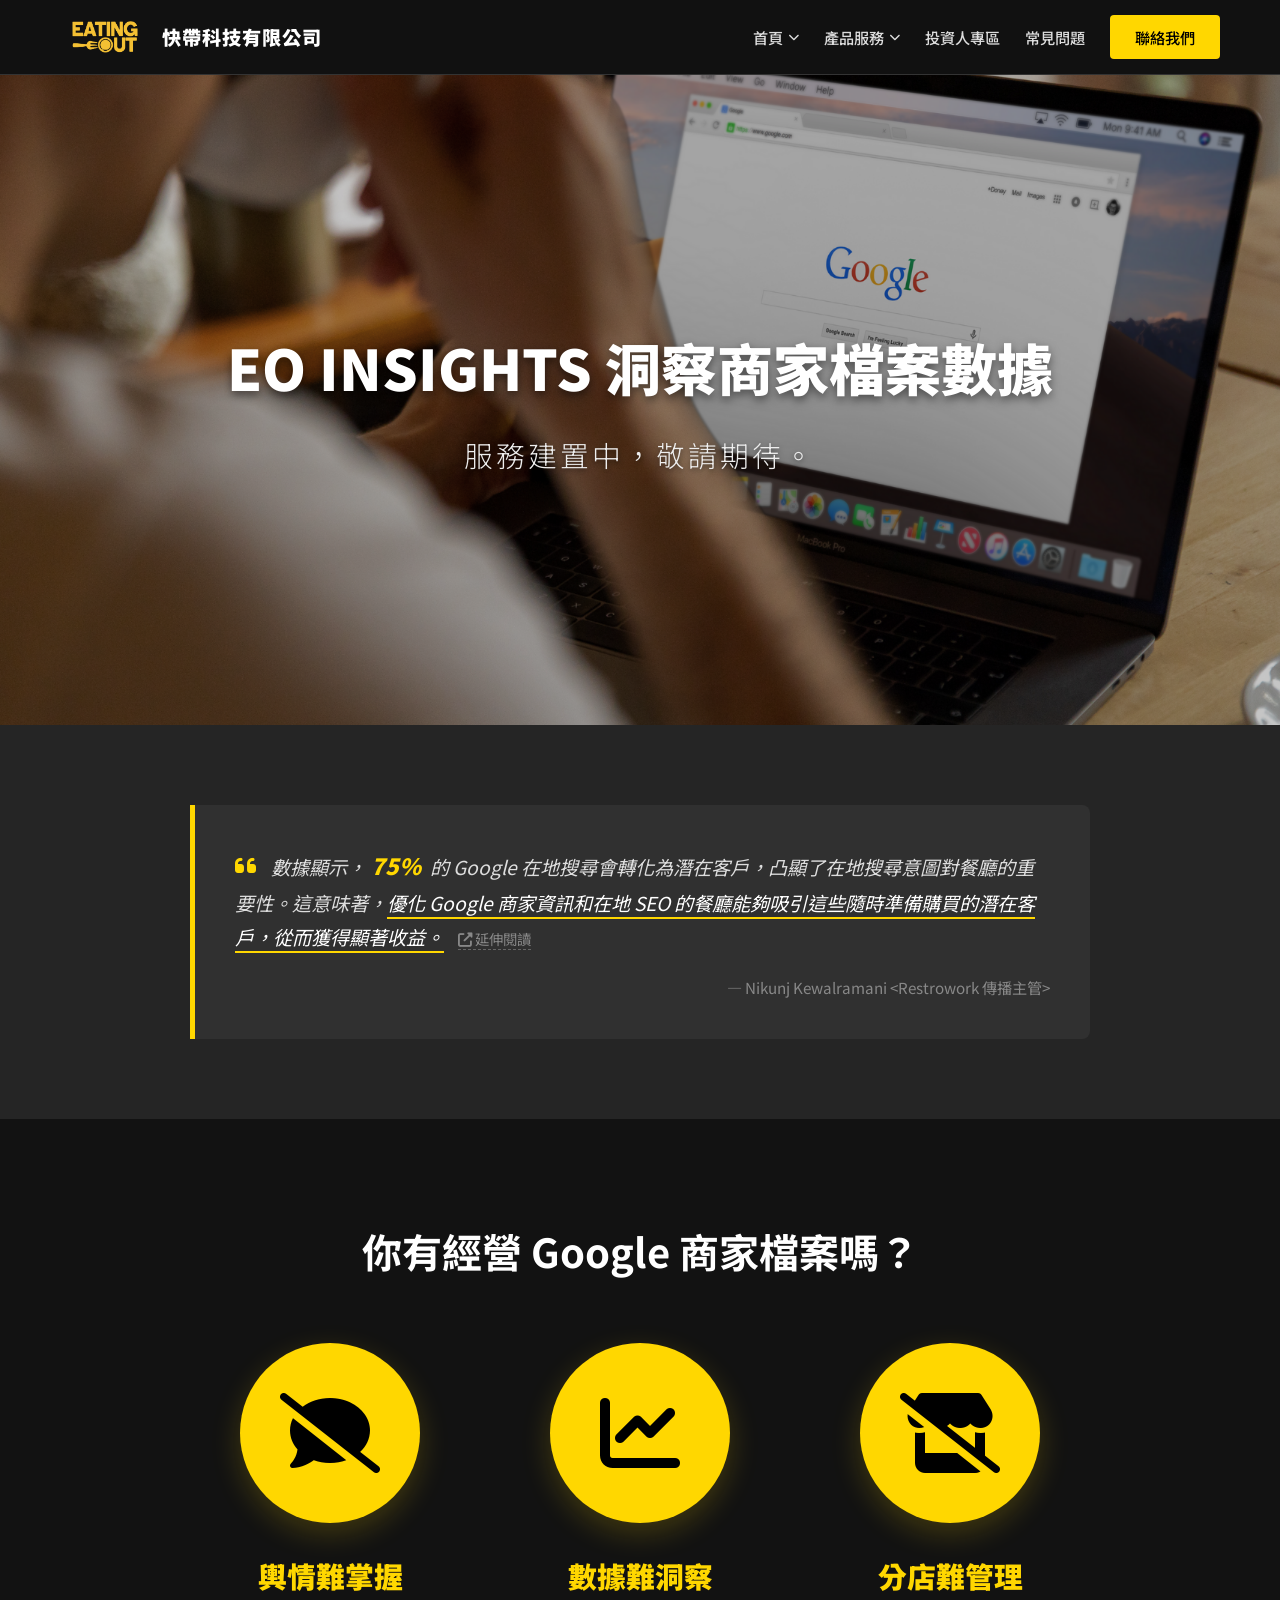
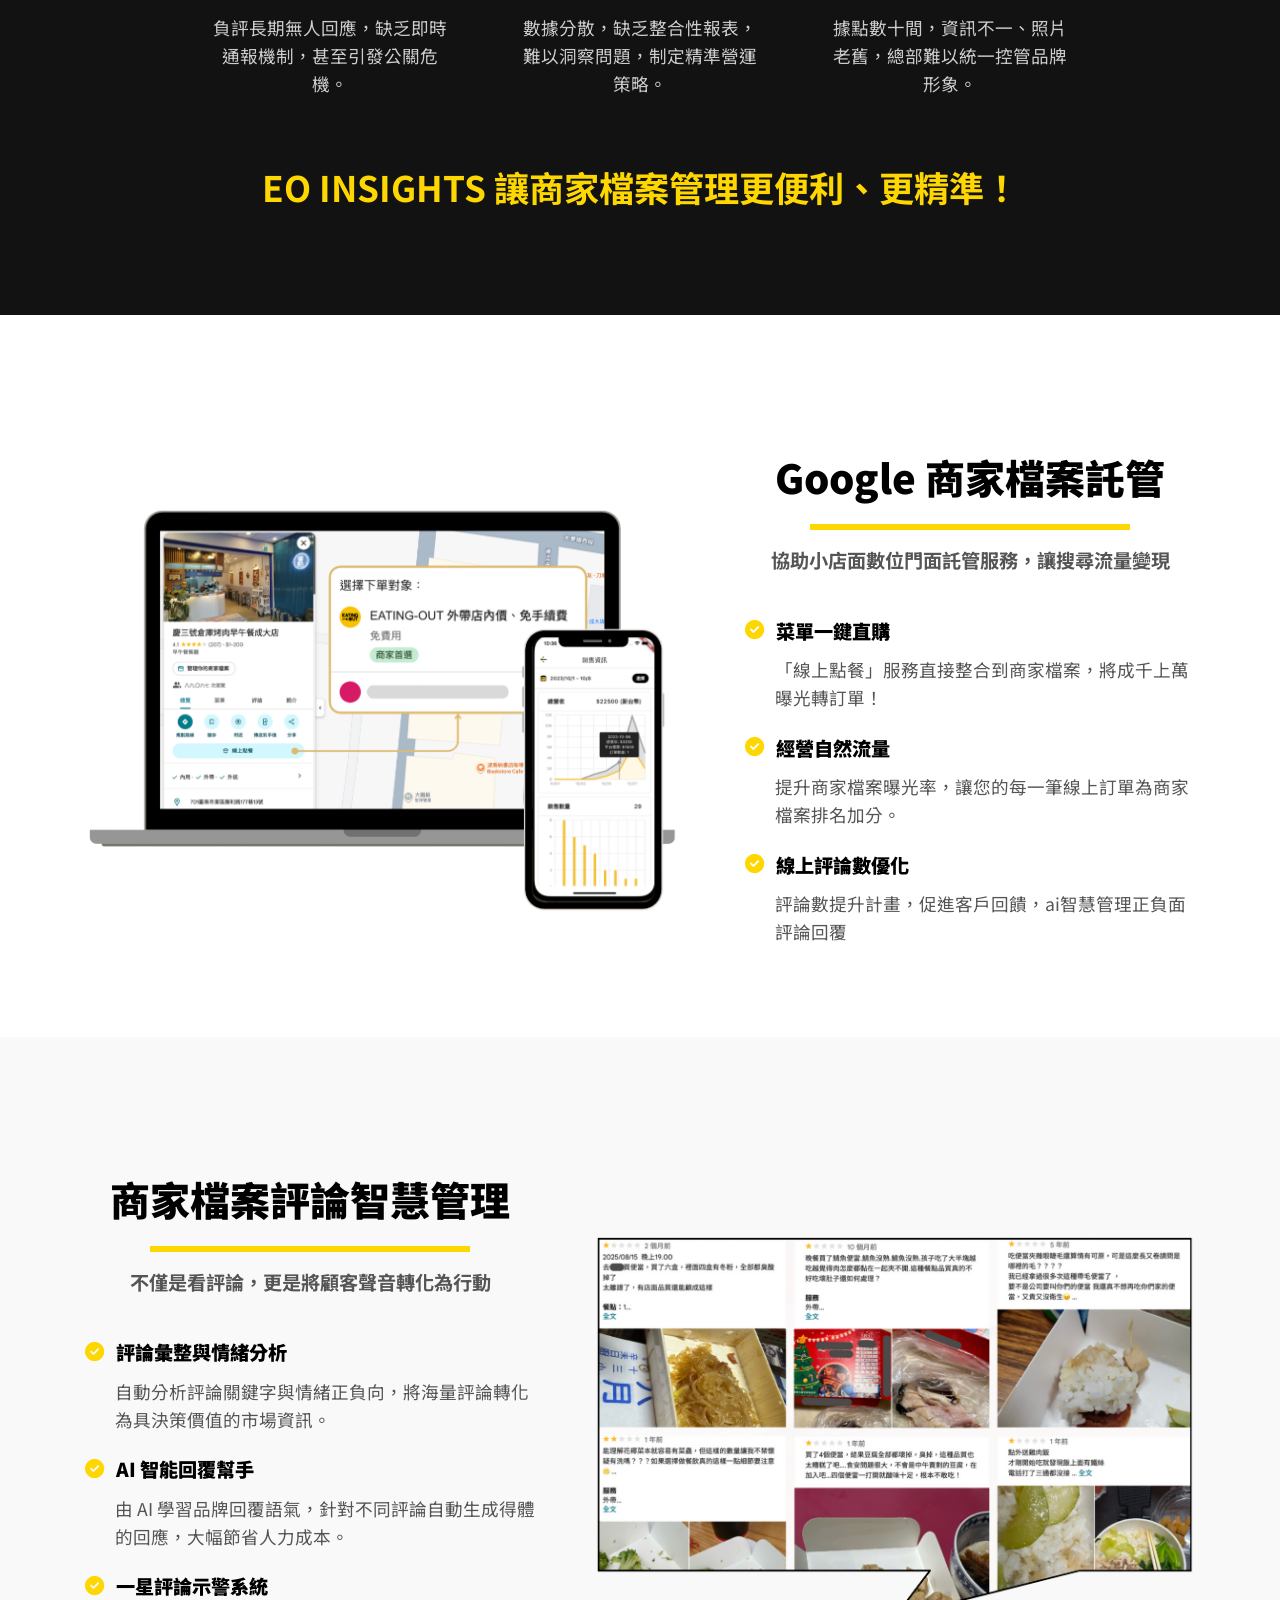
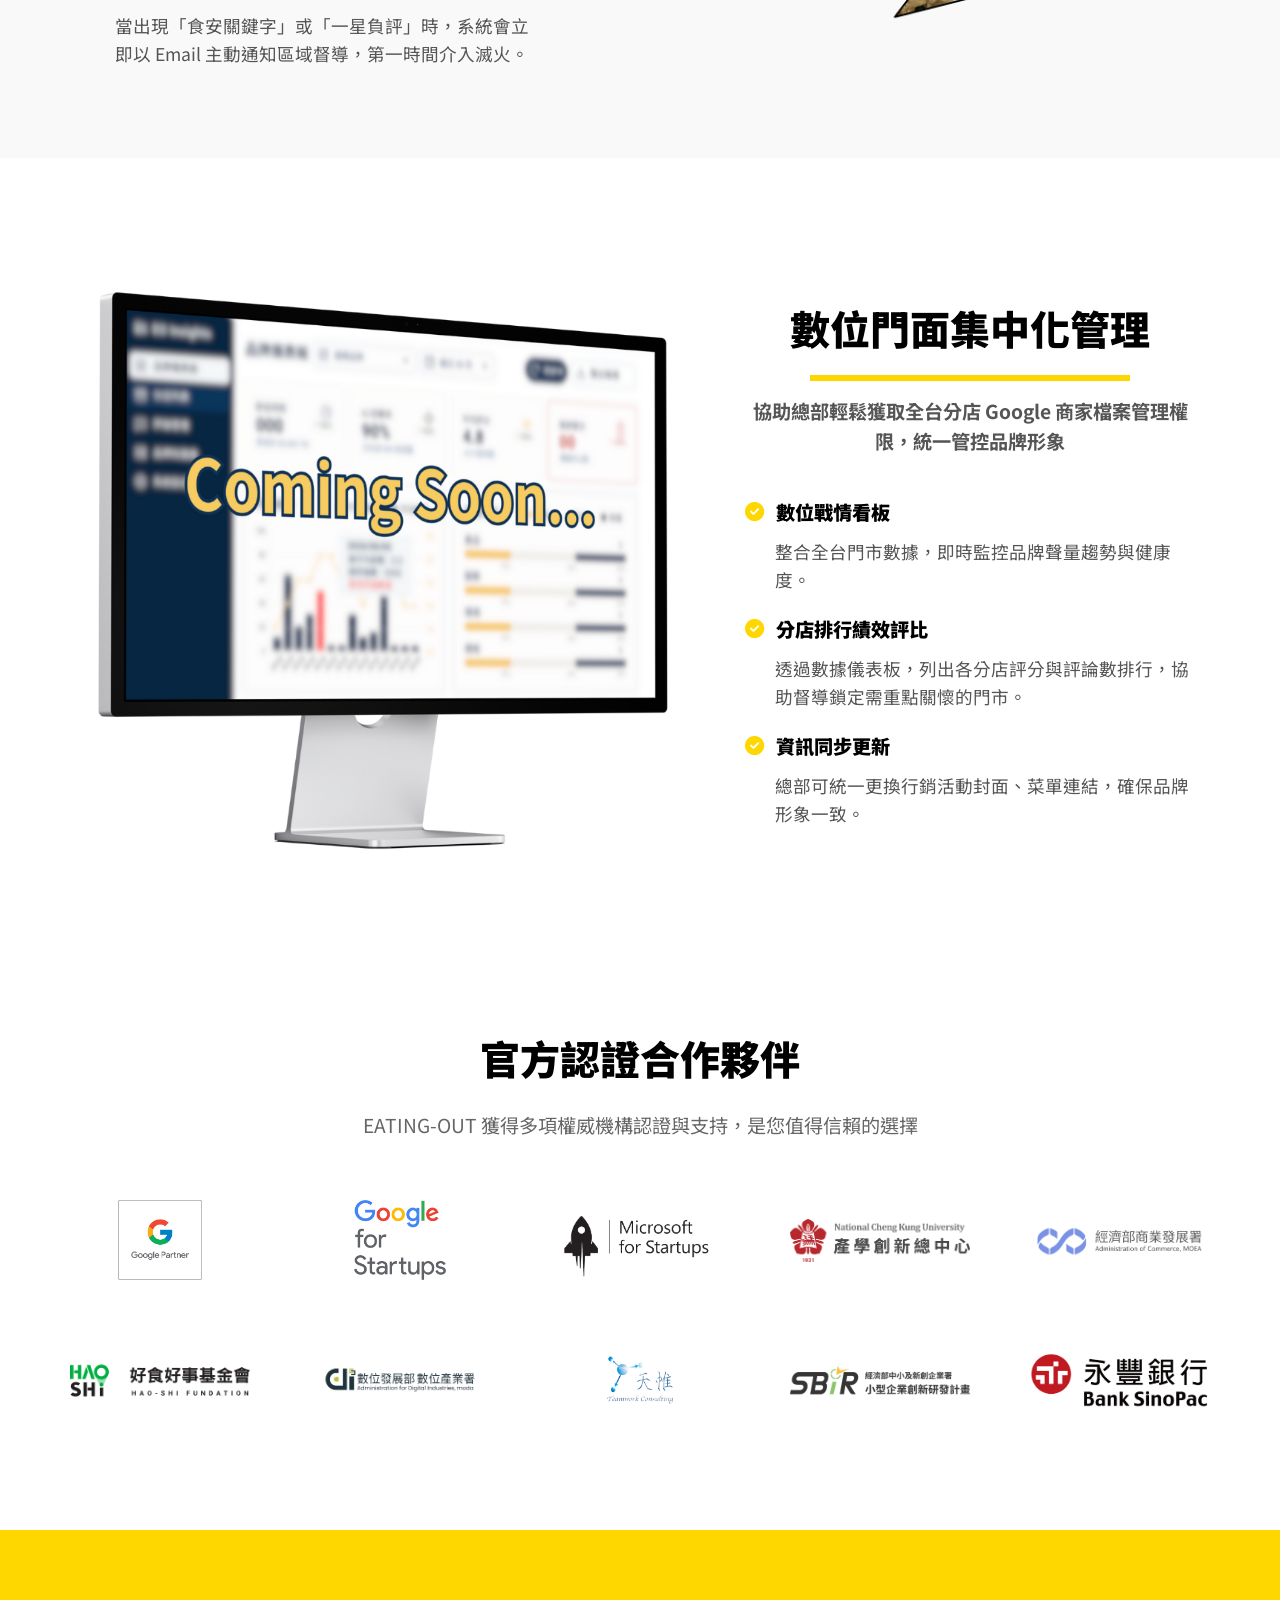
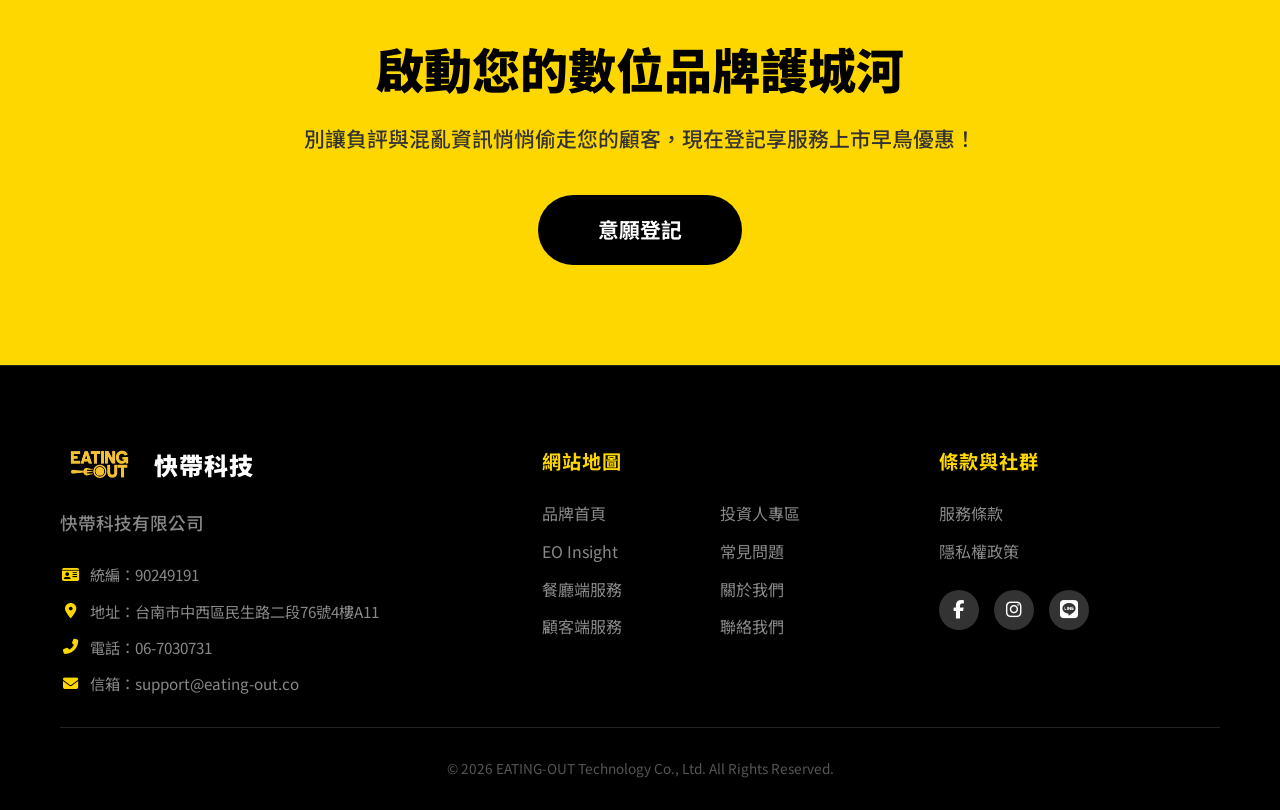
<file: insights.html>
<!DOCTYPE html>
<html lang="zh-TW">
<head>
    <meta charset="UTF-8">
    <meta name="viewport" content="width=device-width, initial-scale=1.0">
    <title>快帶科技有限公司 | EATING-OUT</title>
    <!-- Favicon -->
    <link rel="icon" href="favicon.jpg" type="image/jpeg">
    <link rel="stylesheet" href="style.css">
    <link rel="stylesheet" href="https://cdnjs.cloudflare.com/ajax/libs/font-awesome/6.4.0/css/all.min.css">
    <link href="https://fonts.googleapis.com/css2?family=Noto+Sans+TC:wght@300;400;500;700;900&display=swap" rel="stylesheet">
   
    <!-- Google tag (gtag.js) -->
    <script async src="https://www.googletagmanager.com/gtag/js?id=G-B6ZYLT0GXE"></script>
    <script>
      window.dataLayer = window.dataLayer || [];
      function gtag(){dataLayer.push(arguments);}
      gtag('js', new Date());

      gtag('config', 'G-B6ZYLT0GXE');
    </script>

</head>

<style>


/* --- 1. Hero 區塊 --- */
.insights-hero {
    position: relative;
    background-image: url('insights_hero_bg.png'); 
    background-size: cover;
    background-position: center;
    background-repeat: no-repeat;
    min-height: 650px;
    display: flex;
    align-items: center;
    justify-content: center;
    text-align: center;

}

.insights-hero h1 {
    font-size: 3.5rem;
    color: var(--text-white);
    margin-bottom: 20px;
    font-weight: 900;
    text-shadow: 0 4px 10px rgba(0,0,0,0.5);
}

.insights-hero p {
    color: #eee;
    font-size: 1.8rem;
    font-weight: 300;
    max-width: 900px;
    margin: 0 auto;
    Letter-spacing:3px;
    text-shadow: 0 2px 5px rgba(0,0,0,0.5);
}

/* --- RWD 手機版微調 --- */
@media (max-width: 768px) {
    .insights-hero { min-height: 500px; }
    .hero-top-deco h4 { font-size: 1rem; }
    .insights-hero h1{ font-size: 2.3rem; }
    .insights-hero p{ font-size: 1.2rem; letter-spacing: 1px; line-height: 1.6; padding: 0 10px;}

}


/* --- 2. 專家引述 --- */
.quote-section {
    background-color: var(--bg-card);
    padding: 80px 20px;
}

.quote-box {
    max-width: 900px;
    margin: 0 auto;
    background: rgba(255, 255, 255, 0.05);
    border-left: 5px solid var(--primary-yellow);
    padding: 40px;
    border-radius: 0 8px 8px 0;
    text-align: left;
}

.quote-text {
    color: #ddd;
    font-size: 1.2rem;
    line-height: 1.8;
    margin-bottom: 20px;
    font-style: italic;
}

.quote-highlight {color: var(--primary-yellow); font-weight: 900; font-size: 1.4rem; margin: 0 5px;}
.quote-underline { border-bottom: 2px solid var(--primary-yellow); color: #fff;}
.read-more-link { font-size: 0.9rem; color: #888; margin-left: 10px; text-decoration: none; border-bottom: 1px dashed #666; font-style: normal;}
.read-more-link:hover { color: var(--primary-yellow); border-color: var(--primary-yellow); }
.quote-author { text-align: right; color: #888; font-size: 0.95rem;}



/* --- RWD 手機版微調 --- */
@media (max-width: 768px) {
    /* 專家引述文字縮小 */
    .quote-text {
        font-size: 0.9rem; /* 原本是 1.15rem */
        line-height: 1.8;}
    .quote-highlight {
        font-size: 1rem; /* 強調文字也稍微縮小 */}
}



/* --- 3. 三大提問  --- */
.pain-points-section {
    padding: 100px 20px;
    background-color: var(--bg-dark);
    text-align: center;
}

.pain-header h2 {
    font-size: 2.5rem;
    color: #fff;
    margin-bottom: 60px;
}

.pain-circle-grid {
    display: flex;
    justify-content: center;
    gap: 60px;
    margin-bottom: 60px;
    flex-wrap: wrap;
}

.pain-item {
    display: flex;
    flex-direction: column;
    align-items: center;
    width: 250px;
}

.pain-circle {
    width: 180px;
    height: 180px;
    background-color: var(--primary-yellow);
    border-radius: 50%;
    display: flex;
    align-items: center;
    justify-content: center;
    margin-bottom: 30px;
    box-shadow: 0 10px 30px rgba(255, 215, 0, 0.2);
    transition: transform 0.3s;
}

.pain-circle:hover {
    transform: scale(1.05);
}

.pain-circle i {
    font-size: 5rem;
    color: #000;
}

.pain-item h3 {
    font-size: 1.8rem;
    font-weight: 900;
    color: var(--primary-yellow);
    margin-bottom: 15px;
}

.pain-item p {
    font-size: 1.1rem;
    color: #ccc;
    line-height: 1.6;
}

.pain-solution {
    margin-top: 50px;
}

.pain-solution p {
    font-size: 2.2rem;
    color: var(--primary-yellow);
    font-weight: 700;
}

/* --- RWD 手機版微調 --- */
@media (max-width: 768px) {
    .pain-header h2 {font-size: 2rem;}
    .pain-circle { width: 140px; height: 140px;}
    .pain-circle i { font-size: 3rem !important; }
    .pain-item h3 { font-size: 1.5rem;}
    .pain-item p { font-size: 1rem padding: 0 10px;}
    .pain-circle-grid { gap: 40px; }
    .pain-solution p { font-size: 1.8rem; }

}



/* =========================================
   4. 產品特色 
   ========================================= */

.features-section {
    padding: 0;
    background-color: #FFFFFF;
    color: #121212;
    position: relative;
    z-index: 10;
}

.feature-row {
    display: flex;
    align-items: center;
    justify-content: center;
    padding: 100px 20px;
    gap: 60px;
    margin: 0 auto;
    opacity: 1 !important; transform: none !important; /* 確保顯示 */
}

.feature-row.reverse {
    flex-direction: row-reverse;
    background-color: #F9F9F9;
}

.feature-image {
    flex: 1;
    max-width: 600px;
}

.feature-image img {
    width: 100%;
    height: auto;
    background: transparent;
}

/* --- 文字內容區塊 --- */
.feature-content {
    flex: 1;
    max-width: 450px;
    text-align: center;
}

.feature-content h2 {
    font-size: 2.5rem;
    color: #000;
    margin-bottom: 15px;
    font-weight: 900;
}

/* 黃色底線 (置中) */
.feature-line {
    width: 320px;
    height: 6px;
    background-color: var(--primary-yellow);
    margin: 0 auto 15px auto; /* auto 讓它水平置中 */
}

/* 副標題 (置中) */
.feature-content > p {
    font-size: 1.2rem;
    color: #555;
    line-height: 1.6;
    margin-bottom: 40px;
    font-weight: 700; /* 加粗一點當作引言 */
}

/* --- 列表樣式：標題與內文換行 --- */
.feature-list {
    list-style: none;
    padding: 0;
    margin: 0;
    text-align: left; /* ★ 列表內容回歸靠左對齊 ★ */
}

.feature-list li {
    display: flex;
    flex-direction: column; /* 垂直排列 */
    margin-bottom: 20px; /* 每個項目的間距加大 */
}

/* 第一行：Icon + 標題 */
.list-head {
    display: flex;
    align-items: center;
    margin-bottom: 10px;
}

.list-head i {
    color: var(--primary-yellow);
    font-size: 1.2rem;
    margin-right: 12px;
    flex-shrink: 0;
}

.list-head strong {
    font-size: 1.2rem;
    color: #000;
    font-weight: 900;
}

/* 第二行：內文說明 */
.list-body {
    font-size: 1.1rem;
    color: #555;
    line-height: 1.6;
    padding-left: 30px; /* 縮排，對齊標題文字 */
}

/* --- RWD 手機版適配 --- */
@media (max-width: 900px) {
    .feature-row, .feature-row.reverse {flex-direction: column; text-align: center; gap: 40px; padding: 60px 20px;}
    .feature-content h2 { font-size: 2rem; text-align: center; }
    .feature-list li { justify-content: center; text-align: left; }
    .feature-line { margin: 0 auto 30px; }
    .list-body { padding-left: 0; margin-top: 5px; }

}

/* --- 5. 合作夥伴 (5x2 Grid) --- */
.partners-section {
    padding: 100px 20px;
    background-color: #fff; /* 白底 */
    text-align: center;
}

.partners-section h2 { font-size: 2.5rem; color: #000; margin-bottom: 20px; font-weight: 900;}
.partners-section p { color: #666; margin-bottom: 50px; font-size: 1.2rem;}

.partners-grid-5x2 {
    display: grid;
    grid-template-columns: repeat(5, 1fr); /* 5欄 */
    gap: 40px;
    max-width: 1200px;
    margin: 0 auto;
    align-items: center;
}

.partner-logo-box { display: flex; justify-content: center; align-items: center; padding: 10px;}
.partner-logo-box img { max-width: 100%; height: auto; max-height: 80px; transition: 0.3s; opacity: 1;}
.partner-logo-box:hover img { opacity: 1; transform: scale(1.1);}


 /* 6. 年度投資方案 */
        .pricing-section {
            background-color: #000000; padding: 100px 0;
        }
        .pricing-table-wrapper {
            overflow-x: auto; margin-top: 40px;
            background: #fff; border-radius: 12px;
            box-shadow: 0 10px 40px rgba(255, 255, 255, 0.1); 
            padding: 20px;
        }
        .pricing-table { width: 100%; border-collapse: collapse; min-width: 600px; }
        .pricing-table th, .pricing-table td { padding: 20px; text-align: center; border-bottom: 1px solid #eee; color: #333; font-size: 1rem; }
        .pricing-table th { background-color: #333; color: #fff; font-size: 1.2rem; }
        .pricing-table th.highlight { background-color: var(--primary-yellow); color: #000; position: relative; }
        .pricing-table th.highlight::after {
            content: '推薦方案'; position: absolute; top: -12px; left: 50%; transform: translateX(-50%);
            background: #d00; color: #fff; padding: 4px 12px; font-size: 0.8rem; border-radius: 20px; font-weight: bold;
        }
        .price-tag { font-size: 1.6rem; font-weight: 900; color: #d00; }
        .price-note { font-size: 0.9rem; color: #666; display: block; margin-top: 5px; }



/* --- 7. CTA 區塊 (全黃色) --- */
.cta-full-yellow {
    background-color: var(--primary-yellow);
    padding: 100px 20px;
    text-align: center;
    color: #000;
}

.cta-full-yellow h2 {
    font-size: 3rem;
    font-weight: 900;
    margin-bottom: 15px;
    color: #000;
}

.cta-full-yellow p {
    font-size: 1.3rem;
    font-weight: 500;
    margin-bottom: 40px;
    color: #333;
}

.btn-black-cta {
    background-color: #000;
    color: #fff;
    padding: 18px 60px;
    font-size: 1.3rem;
    font-weight: 700;
    border-radius: 50px; /* 圓角大一點 */
    text-decoration: none;
    display: inline-block;
    transition: all 0.3s ease;
    
}

.btn-black-cta:hover {
    background-color: #333;
    transform: translateY(-5px) scale(1.05); /* 浮動 + 放大 */
    box-shadow: 0 15px 30px rgba(0,0,0,0.3);
}

/* --- RWD 手機版適配 --- */
@media (max-width: 900px) {

    
    .partners-grid-5x2 {
        grid-template-columns: repeat(2, 1fr); /* 手機版改 2欄 */
        gap: 30px;
    }

}

}
</style>
</head>
<body>
  <!-- 導航欄 (Header) -->
    <header>
        <div class="container nav-wrapper">
            <!-- Logo 區 -->
            <a href="index.html" class="brand-logo">
                <img src="logo.png" alt="EATING-OUT Logo">
                <span class="brand-text">快帶科技有限公司</span>
            </a>

            <!-- 手機版漢堡按鈕 -->
            <div class="mobile-toggle" id="mobile-menu-btn"><i class="fas fa-bars"></i></div>

            <!-- 選單連結 -->
            <ul class="nav-menu" id="nav-menu">
                
                <!-- 1 首頁 -->
                <li class="dropdown">
                    <a href="index.html" >首頁 <i class="fas fa-chevron-down toggle-icon"></i></a>
                    <ul class="dropdown-menu">
                       <li><a href="about.html" >關於我們</a></li>
                    </ul> 
                </li>

                 <!-- 2. 產品服務  -->
               <li class="dropdown">
               <a href="#">產品服務 <i class="fas fa-chevron-down toggle-icon"></i></a>
    
                   <!-- 第一層下拉選單 -->
                   <ul class="dropdown-menu">
        
                       <!-- 項目 1: 線上點餐 -->
                       <li class="dropdown-submenu">
                           <a href="#" class="submenu-toggle">EATING-OUT 線上點餐 <i class="fas fa-chevron-right arrow-right"></i></a>
            
                       <!-- 第二層下拉選單 -->
                         <ul class="submenu">
                             <li><a href="restaurant.html">餐廳端介紹</a></li>
                             <li><a href="customer.html">顧客端介紹</a></li>
                         </ul>
                       </li>

                       <!-- 項目 2: Insights -->
                       <li><a href="insights.html" class="active">Insights 洞察商家檔案數據</a></li>

                   </ul>
                </li>

                <!-- 3. 投資人 -->
                <li><a href="investor.html">投資人專區</a></li>

                <!-- 4. 常見問題 -->
                <li><a href="faq.html">常見問題</a></li>

                <!-- 5. 聯絡我們 (按鈕) -->
                <li><a href="contact.html" class="btn btn-primary nav-btn">聯絡我們</a></li>
            </ul>
        </div>
    </header>

<!-- 1. Hero 區塊 -->
<section class="insights-hero">
    <div class="container">
        <h1>EO INSIGHTS 洞察商家檔案數據</h1>
        <!-- <p>建立您的數位形象，精準掌控商家檔案，守護品牌的數位門面。</p> -->
        <p>服務建置中，敬請期待。</p>
    </div>
</section>

<!-- 2. 引用專家論述 -->
<section class="quote-section">
    <div class="container">
        <div class="quote-box">
            <div class="quote-text">
                <i class="fas fa-quote-left" style="color: var(--primary-yellow); font-size: 1.5rem; margin-right: 10px;"></i>
                數據顯示，<span class="quote-highlight">75%</span> 的 Google 在地搜尋會轉化為潛在客戶，凸顯了在地搜尋意圖對餐廳的重要性。這意味著，<span class="quote-underline">優化 Google 商家資訊和在地 SEO 的餐廳能夠吸引這些隨時準備購買的潛在客戶，從而獲得顯著收益。</span>
                <a href="https://www.restroworks.com/blog/google-restaurant-search-statistics/" target="_blank" class="read-more-link">
                    <i class="fas fa-external-link-alt"></i> 延伸閱讀
                </a>
            </div>
            <div class="quote-author">
                — Nikunj Kewalramani &lt;Restrowork 傳播主管&gt;
            </div>
        </div>
    </div>
</section>

<!-- 3. 三大提問 (痛點) -->
<section class="pain-points-section">
    <div class="container">
        <div class="pain-header">
            <h2>你有經營 Google 商家檔案嗎？</h2>
        </div>
        
        <div class="pain-circle-grid">
            <div class="pain-item">
                <div class="pain-circle"><i class="fas fa-comment-slash"></i></div>
                <h3>輿情難掌握</h3>
                <p>負評長期無人回應，缺乏即時通報機制，甚至引發公關危機。</p>
            </div>
            <div class="pain-item">
                <div class="pain-circle"><i class="fas fa-chart-line"></i></div>
                <h3>數據難洞察</h3>
                <p>數據分散，缺乏整合性報表，難以洞察問題，制定精準營運策略。</p>
            </div>
            <div class="pain-item">
                <div class="pain-circle"><i class="fas fa-store-slash"></i></div>
                <h3>分店難管理</h3>
                <p>據點數十間，資訊不一、照片老舊，總部難以統一控管品牌形象。</p>
            </div>
        </div>

        <div class="pain-solution">
            <p>EO INSIGHTS 讓商家檔案管理更便利、更精準！</p>
        </div>
    </div>
</section>

<!-- 4. 產品服務及特色 (Z字排版 - 標題置中 + 列表優化版) -->
<section class="features-section">
    
    <!-- 特色 1: 商家檔案託管 -->
    <div class="feature-row">
        <div class="feature-image">
            <img src="insight_feature1.png" alt="商家檔案託管">
        </div>
        <div class="feature-content">
            <h2>Google 商家檔案託管</h2>
            <div class="feature-line"></div>
            <p>協助小店面數位門面託管服務，讓搜尋流量變現</p>
            
            <ul class="feature-list">
                <li>
                    <div class="list-head">
                        <i class="fas fa-check-circle"></i>
                        <strong>菜單一鍵直購</strong>
                    </div>
                    <div class="list-body">
                        「線上點餐」服務直接整合到商家檔案，將成千上萬曝光轉訂單！
                    </div>
                </li>
                <li>
                    <div class="list-head">
                        <i class="fas fa-check-circle"></i>
                        <strong>經營自然流量</strong>
                    </div>
                    <div class="list-body">
                        提升商家檔案曝光率，讓您的每一筆線上訂單為商家檔案排名加分。
                    </div>
                </li>
                <li>
                    <div class="list-head">
                        <i class="fas fa-check-circle"></i>
                        <strong>線上評論數優化</strong>
                    </div>
                    <div class="list-body">
                        評論數提升計畫，促進客戶回饋，ai智慧管理正負面評論回覆
                    </div>
                </li>
            </ul>
        </div>
    </div>

    <!-- 特色 2: 商家評論智慧管理 -->
    <div class="feature-row reverse">
        <div class="feature-image">
            <img src="insight_feature2.png" alt="商家評論智慧管理">
        </div>
        <div class="feature-content">
            <h2>商家檔案評論智慧管理</h2>
            <div class="feature-line"></div>
            <p>不僅是看評論，更是將顧客聲音轉化為行動</p>
            
            <ul class="feature-list">
                <li>
                    <div class="list-head">
                        <i class="fas fa-check-circle"></i>
                        <strong>評論彙整與情緒分析</strong>
                    </div>
                    <div class="list-body">
                        自動分析評論關鍵字與情緒正負向，將海量評論轉化為具決策價值的市場資訊。
                    </div>
                </li>
                <li>
                    <div class="list-head">
                        <i class="fas fa-check-circle"></i>
                        <strong>AI 智能回覆幫手</strong>
                    </div>
                    <div class="list-body">
                        由 AI 學習品牌回覆語氣，針對不同評論自動生成得體的回應，大幅節省人力成本。
                    </div>
                </li>
                <li>
                    <div class="list-head">
                        <i class="fas fa-check-circle"></i>
                        <strong>一星評論示警系統</strong>
                    </div>
                    <div class="list-body">
                        當出現「食安關鍵字」或「一星負評」時，系統會立即以 Email 主動通知區域督導，第一時間介入滅火。
                    </div>
                </li>
            </ul>
        </div>
    </div>

    <!-- 特色 3: 數位門面集中化管理 -->
    <div class="feature-row">
        <div class="feature-image">
            <img src="insight_feature3.png" alt="數位門面集中化管理">
        </div>
        <div class="feature-content">
            <h2>數位門面集中化管理</h2>
            <div class="feature-line"></div>
            <p>協助總部輕鬆獲取全台分店 Google 商家檔案管理權限，統一管控品牌形象</p>
            
            <ul class="feature-list">
                <li>
                    <div class="list-head">
                        <i class="fas fa-check-circle"></i>
                        <strong>數位戰情看板</strong>
                    </div>
                    <div class="list-body">
                        整合全台門市數據，即時監控品牌聲量趨勢與健康度。
                    </div>
                </li>
                <li>
                    <div class="list-head">
                        <i class="fas fa-check-circle"></i>
                        <strong>分店排行績效評比</strong>
                    </div>
                    <div class="list-body">
                        透過數據儀表板，列出各分店評分與評論數排行，協助督導鎖定需重點關懷的門市。
                    </div>
                </li>
                <li>
                    <div class="list-head">
                        <i class="fas fa-check-circle"></i>
                        <strong>資訊同步更新</strong>
                    </div>
                    <div class="list-body">
                        總部可統一更換行銷活動封面、菜單連結，確保品牌形象一致。
                    </div>
                </li>
            </ul>
        </div>
    </div>

</section>

<!-- 5. 官方認證合作夥伴 -->
<section class="partners-section">
    <div class="container">
        <h2>官方認證合作夥伴</h2>
        <p>EATING-OUT 獲得多項權威機構認證與支持，是您值得信賴的選擇</p>
        
        <div class="partners-grid-5x2">
            <!-- 第一排 -->
            <div class="partner-logo-box"><img src="google partners.png" alt="Google"></div>
            <div class="partner-logo-box"><img src="google for startups.png" alt="Google for Startups"></div>
            <div class="partner-logo-box"><img src="microsoft.png" alt="Microsoft"></div>
            <div class="partner-logo-box"><img src="ncku.png" alt="成大"></div>
            <div class="partner-logo-box"><img src="moea.png" alt="經濟部"></div>
            <!-- 第二排 -->
            <div class="partner-logo-box"><img src="haoshi.png" alt="好食好事"></div>
            <div class="partner-logo-box"><img src="moda.png" alt="數位發展部"></div>
            <div class="partner-logo-box"><img src="teamwork.png" alt="天惟"></div>
            <div class="partner-logo-box"><img src="sbirlogo.png" alt="SBIR"></div>
            <div class="partner-logo-box"><img src="sinopac.png" alt="永豐銀行"></div>
        </div>
    </div>
</section>

<!-- 6. 年度投資方案 (隱藏)

    <section class="section-padding pricing-section">
        <div class="container">
            <div class="section-header">
                <h2 style="color: #fff;">年度投資方案</h2>
                <p style="color: #aaa;">專為連鎖品牌設計的彈性導入計畫</p>
            </div>
            
            <div class="pricing-table-wrapper">
                <table class="pricing-table">
                    <thead>
                        <tr>
                            <th style="background: #333; color: #fff;">項目</th>
                            <th style="background: #333; color: #fff; width: 35%;">方案 A：彈性導入 (半年)</th>
                            <th class="highlight" style="width: 35%;">方案 B：年度戰略合約 (一年)</th>
                        </tr>
                    </thead>
                    <tbody>
                        <tr>
                            <td><strong>適用場景</strong></td>
                            <td>短期測試、試行導入</td>
                            <td>長期佈局、完整季節性數據追蹤</td>
                        </tr>
                        <tr>
                            <td><strong>包含服務</strong></td>
                            <td>基礎建置、教育訓練<br>保留半年數據</td>
                            <td>基礎建置、教育訓練<br><strong>完整保留一年以上數據</strong></td>
                        </tr>
                        <tr>
                            <td><strong>單店月費</strong></td>
                            <td>NT$ 2,500 / 月</td>
                            <td><span class="price-tag">NT$ 2,300</span> / 月<br><span class="price-note">(節省 8% 費用)</span></td>
                        </tr>
                        <tr>
                            <td><strong>平均日成本</strong></td>
                            <td>約 $83 / 天</td>
                            <td><strong>約 $76 / 天</strong><br><span style="font-size: 0.9rem; color: #d00; display: block; margin-top:5px; font-weight: bold;">比一個便當還便宜！</span></td>
                        </tr>
                    </tbody>
                </table>
            </div>
            <p style="text-align: center; margin-top: 20px; color: #888; font-size: 0.9rem;">* 實際報價依門市數量與需求模組調整，歡迎聯繫業務索取詳細報價單。</p>
        </div>
    </section> -->

<!-- 7. CTA 按鈕 -->
<section class="cta-full-yellow">
    <div class="container">
        <h2>啟動您的數位品牌護城河</h2>
        <p>別讓負評與混亂資訊悄悄偷走您的顧客，現在登記享服務上市早鳥優惠！</p>
             <a href="contact.html" class="btn-black-cta">意願登記</a>
    </div>
</section>



 <!-- Footer -->
<footer>
    <div class="container">
        <div class="footer-layout">
            
            <!-- 1. 公司資訊 -->
 <div class="footer-info">
                <div class="footer-logo">
                    <img src="logo.png" alt="EATING-OUT">
                    <span>快帶科技</span>
                </div>
                <h4 class="company-name">快帶科技有限公司</h4>
                <ul class="info-list">
                    <li><i class="fas fa-id-card"></i> 統編：90249191</li>
                    <li><i class="fas fa-map-marker-alt"></i> 地址：台南市中西區民生路二段76號4樓A11</li>
                    <li><i class="fas fa-phone-alt"></i> 電話：06-7030731</li>
                    <li><i class="fas fa-envelope"></i> 信箱：support@eating-out.co</li>
                </ul>
            </div>

            <!-- 2. 網站地圖 (使用 Grid 雙欄) -->
            <div class="footer-sitemap">
                <h3>網站地圖</h3>
                <div class="sitemap-grid">
                    <!-- 左欄 -->
                    <ul class="col-left">
                        <li><a href="index.html">品牌首頁</a></li>
                        <li><a href="insights.html">EO Insight</a></li>
                        <li><a href="restaurant.html">餐廳端服務</a></li>
                        <li><a href="customer.html">顧客端服務</a></li>
                    </ul>
                    <!-- 右欄 -->
                    <ul class="col-right">
                       
                        <li><a href="investor.html">投資人專區</a></li>
                        <li><a href="faq.html">常見問題</a></li>
                        <li><a href="about.html">關於我們</a></li>
                        <li><a href="contact.html">聯絡我們</a></li>
                    </ul>
                </div>
            </div>


            <!-- 3. 條款與社群 -->
           <div class="footer-social">
                <h3>條款與社群</h3>
                <ul>
                    <li><a href="https://www.privacypolicies.com/live/3c39b265-99a9-4bb6-9d44-1a0d38e95668" target="_blank">服務條款</a></li>
                    <li><a href="https://www.privacypolicies.com/live/0a9ea377-a2b5-4dcc-b830-562689baf47e" target="_blank">隱私權政策</a></li>
                </ul>
                <div class="social-icons-group">
                    <a href="https://www.facebook.com/eatingoutTW" target="_blank" class="social-btn"><i class="fab fa-facebook-f"></i></a>
                    <a href="https://www.instagram.com/eatingouttw/" target="_blank" class="social-btn"><i class="fab fa-instagram"></i></a>
                    <a href="https://line.me/R/ti/p/@518vmbpw?oat_content=url" target="_blank" class="social-btn"><i class="fab fa-line"></i></a>
                </div>
            </div>

        </div>
        
        <div class="copyright">
            &copy; 2026 EATING-OUT Technology Co., Ltd. All Rights Reserved.
        </div>
    </div>
</footer>


<script src="script.js"></script>

<script>
// --- 捲動特效 (Scroll Reveal) ---
document.addEventListener("DOMContentLoaded", function() {
    const observerOptions = {
        threshold: 0.15 // 露出 15% 時觸發
    };

    const observer = new IntersectionObserver((entries) => {
        entries.forEach(entry => {
            if (entry.isIntersecting) {
                entry.target.classList.add('visible'); // 配合 CSS 動畫
            }
        });
    }, observerOptions);

    // 針對特色區塊的圖片與文字加入觀察
    const features = document.querySelectorAll('.feature-image, .feature-content');
    features.forEach(el => {
        el.style.opacity = '100';
        el.style.transform = 'translateY(30px)';
        el.style.transition = 'all 0.6s ease-out';
        observer.observe(el);
    });
});

// 在 CSS 中加入 visible 類別的樣式
// .visible { opacity: 1 !important; transform: translateY(0) !important; }
    </script>

</body>
</html>
</file>
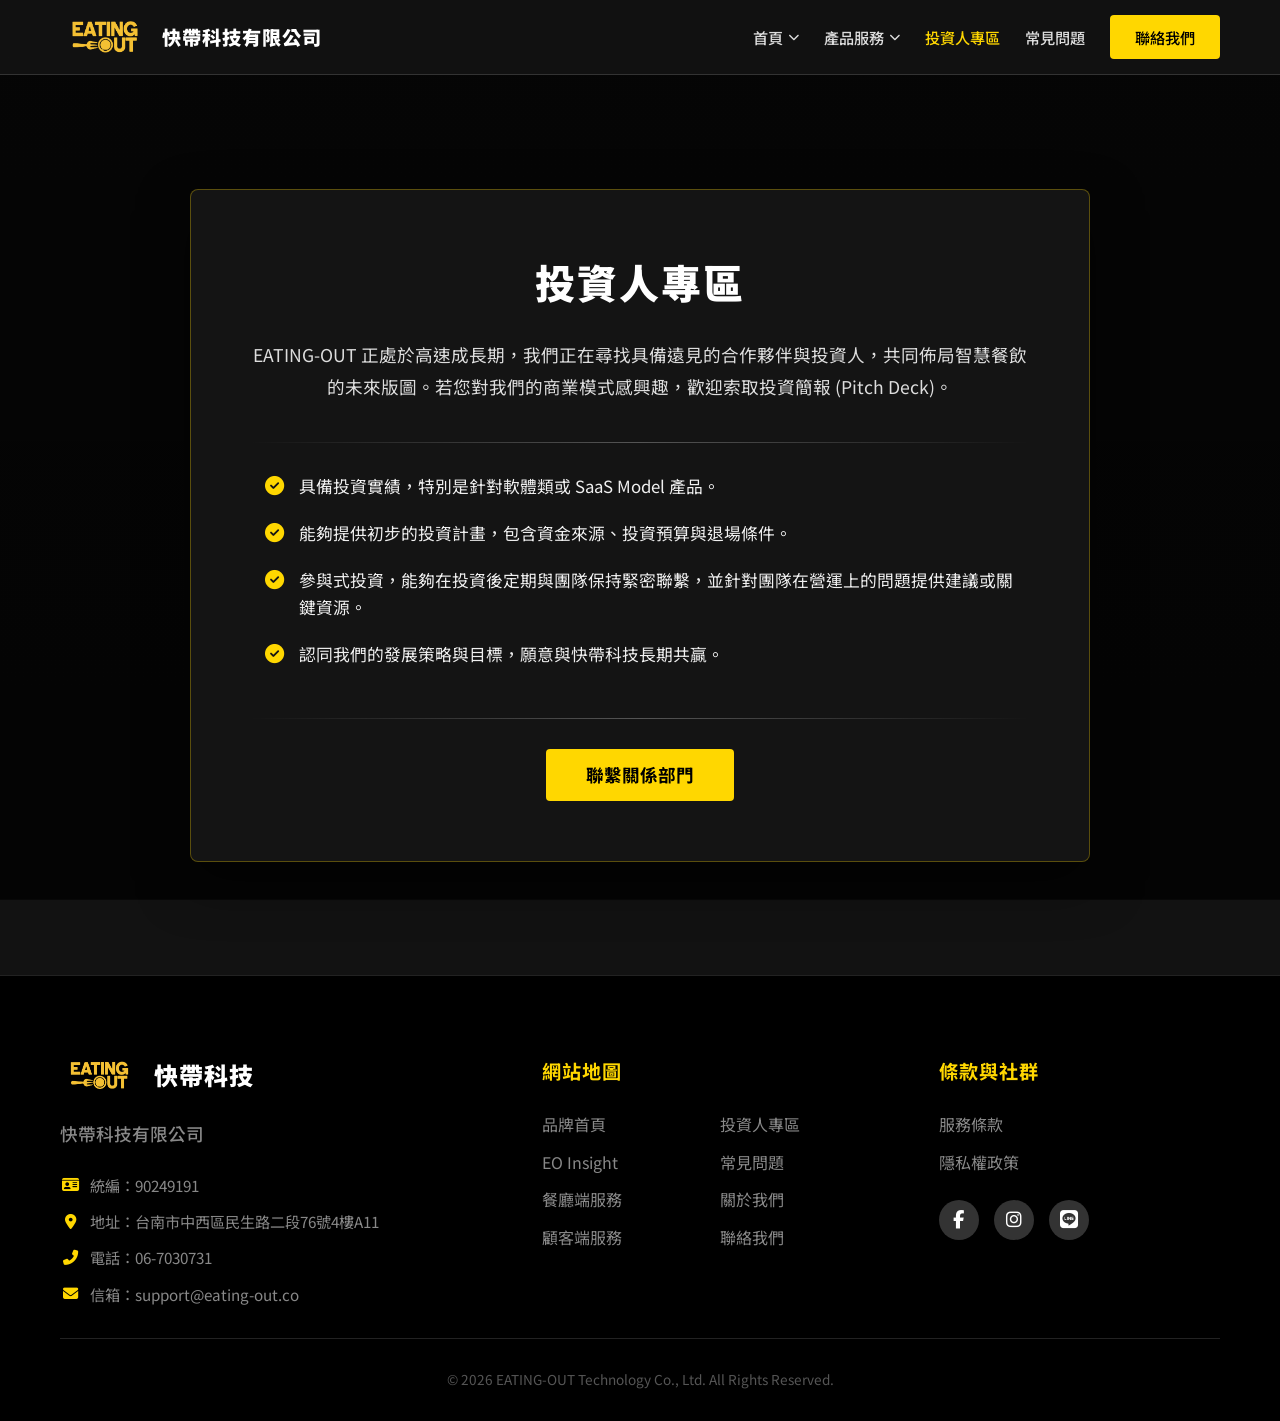
<file: investor.html>
<!DOCTYPE html>
<html lang="zh-TW">
<head>
    <meta charset="UTF-8">
    <meta name="viewport" content="width=device-width, initial-scale=1.0">
    <title>快帶科技有限公司 | EATING-OUT</title>
    <link rel="icon" href="favicon.jpg" type="image/jpeg">
    <link rel="stylesheet" href="style.css">
    <link rel="stylesheet" href="https://cdnjs.cloudflare.com/ajax/libs/font-awesome/6.4.0/css/all.min.css">
    <link href="https://fonts.googleapis.com/css2?family=Noto+Sans+TC:wght@300;400;500;700;900&display=swap" rel="stylesheet">

    <!-- Google tag (gtag.js) -->
    <script async src="https://www.googletagmanager.com/gtag/js?id=G-B6ZYLT0GXE"></script>
    <script>
      window.dataLayer = window.dataLayer || [];
      function gtag(){dataLayer.push(arguments);}
      gtag('js', new Date());

      gtag('config', 'G-B6ZYLT0GXE');
    </script>


</head>
<style>
/* 1. 背景設定 (深色建築底圖 + 遮罩) */
.investor-section {
    position: relative;
    min-height: 100vh; /* 確保佔滿螢幕高度 */
    display: flex;
    justify-content: center;
    align-items: center;
    padding: 80px 20px;
    background: 
        linear-gradient(rgba(0, 0, 0, 0.7), rgba(0, 0, 0, 0.8)),
        url('https://images.unsplash.com/photo-1486406146926-c627a92ad1ab?ixlib=rb-4.0.3&auto=format&fit=crop&w=1920&q=80');
    background-size: cover;
    background-position: center;
    background-attachment: fixed; /* 視差滾動效果 */
}

/* 2. 玻璃質感卡片 */
.investor-card {
    background: rgba(30, 30, 30, 0.65); /* 半透明深灰 */
    backdrop-filter: blur(12px); /* 毛玻璃模糊 */
    -webkit-backdrop-filter: blur(12px);
    border: 1px solid rgba(255, 215, 0, 0.3); /* 淡黃色邊框 */
    border-radius: 8px;
    padding: 60px;
    max-width: 900px;
    width: 100%;
    text-align: center;
    box-shadow: 0 20px 50px rgba(0,0,0,0.5);
}

/* 3. 文字內容 */
.investor-card h2 {
    font-size: 2.5rem;
    color: #fff;
    margin-bottom: 25px;
    font-weight: 900;
    letter-spacing: 2px;
}

.investor-desc {
    color: #ddd;
    font-size: 1.1rem;
    line-height: 1.8;
    margin-bottom: 40px;
    max-width: 800px;
    margin-left: auto;
    margin-right: auto;
}

/* 分隔線 */
.investor-divider {
    height: 1px;
    background: linear-gradient(90deg, transparent, #555, transparent);
    margin: 30px 0;
    width: 100%;
}

/* 4. 條列式清單 */
.investor-list {
    list-style: none;
    padding: 0;
    text-align: left;
    max-width: 750px;
    margin: 0 auto 50px auto;
}

.investor-list li {
    display: flex;
    align-items: flex-start;
    margin-bottom: 20px;
    color: #f0f0f0;
    font-size: 1.05rem;
    line-height: 1.6;
}

.investor-list i {
    color: var(--primary-yellow); /* 品牌黃 */
    font-size: 1.2rem;
    margin-right: 15px;
    margin-top: 4px; /* 對齊文字首行 */
    flex-shrink: 0;
}

/* 5. 按鈕群組 */
.investor-btns {
    display: flex;
    justify-content: center;
    gap: 20px;
}

/* 實心黃按鈕 */
.btn-invest-primary {
    background-color: var(--primary-yellow);
    color: #000;
    padding: 12px 40px;
    font-size: 1.1rem;
    font-weight: 700;
    border-radius: 4px;
    border: none;
    cursor: pointer;
    transition: all 0.3s ease;
    text-decoration: none;
    display: inline-flex;
    align-items: center;
}

.btn-invest-primary:hover {
    background-color: var(--hover-yellow);
    transform: translateY(-2px);
    box-shadow: 0 5px 15px rgba(255, 215, 0, 0.4);
}

/* 空心白按鈕 */
.btn-invest-outline {
    background-color: transparent;
    color: #fff;
    border: 2px solid #fff;
    padding: 10px 30px;
    font-size: 1.1rem;
    font-weight: 700;
    border-radius: 4px;
    cursor: pointer;
    transition: all 0.3s ease;
    text-decoration: none;
    display: inline-flex;
    align-items: center;
    gap: 8px;
}

.btn-invest-outline:hover {
    background-color: #fff;
    color: #000;
    transform: translateY(-2px);
}

/* RWD 手機版適配 */
@media (max-width: 768px) {
    .investor-card { padding: 40px 20px; }
    .investor-card h2 { font-size: 2rem; }
    .investor-desc { font-size: 1rem; text-align: left; }
    .investor-btns { flex-direction: column; width: 100%; }
    .btn-invest-primary, .btn-invest-outline { width: 100%; justify-content: center; }
}

</style>
</head>
<body>
  <!-- 導航欄 (Header) -->
    <header>
        <div class="container nav-wrapper">
            <!-- Logo 區 -->
            <a href="index.html" class="brand-logo">
                <img src="logo.png" alt="EATING-OUT Logo">
                <span class="brand-text">快帶科技有限公司</span>
            </a>

            <!-- 手機版漢堡按鈕 -->
            <div class="mobile-toggle" id="mobile-menu-btn"><i class="fas fa-bars"></i></div>

            <!-- 選單連結 -->
            <ul class="nav-menu" id="nav-menu">
                
                 <!-- 1 首頁 -->
                <li class="dropdown">
                    <a href="index.html" >首頁 <i class="fas fa-chevron-down toggle-icon"></i></a>
                    <ul class="dropdown-menu">
                       <li><a href="about.html" >關於我們</a></li>
                    </ul> 
                </li>

                 <!-- 2. 產品服務  -->
               <li class="dropdown">
               <a href="#">產品服務 <i class="fas fa-chevron-down toggle-icon"></i></a>
    
                   <!-- 第一層下拉選單 -->
                   <ul class="dropdown-menu">
        
                       <!-- 項目 1: 線上點餐 -->
                       <li class="dropdown-submenu">
                           <a href="#" class="submenu-toggle">EATING-OUT 線上點餐 <i class="fas fa-chevron-right arrow-right"></i></a>
            
                       <!-- 第二層下拉選單 -->
                         <ul class="submenu">
                             <li><a href="restaurant.html">餐廳端介紹</a></li>
                             <li><a href="customer.html">顧客端介紹</a></li>
                         </ul>
                       </li>

                       <!-- 項目 2: Insights -->
                       <li><a href="insights.html">Insights 洞察商家檔案數據</a></li>

                   </ul>
                </li>

                <!-- 3. 投資人 -->
                <li><a href="investor.html" class="active">投資人專區</a></li>

                <!-- 4. 常見問題 -->
                <li><a href="faq.html">常見問題</a></li>

                <!-- 5. 聯絡我們 (按鈕) -->
                <li><a href="contact.html" class="btn btn-primary nav-btn">聯絡我們</a></li>
            </ul>
        </div>
    </header>

<!-- 投資人專區 Section -->
<section class="investor-section">
    <div class="investor-card">
        <h2>投資人專區</h2>
        <p class="investor-desc">
            EATING-OUT 正處於高速成長期，我們正在尋找具備遠見的合作夥伴與投資人，共同佈局智慧餐飲的未來版圖。若您對我們的商業模式感興趣，歡迎索取投資簡報 (Pitch Deck)。
        </p>

        <div class="investor-divider"></div>

        <ul class="investor-list">
            <li>
                <i class="fas fa-check-circle"></i>
                <span>具備投資實績，特別是針對軟體類或 SaaS Model 產品。</span>
            </li>
            <li>
                <i class="fas fa-check-circle"></i>
                <span>能夠提供初步的投資計畫，包含資金來源、投資預算與退場條件。</span>
            </li>
            <li>
                <i class="fas fa-check-circle"></i>
                <span>參與式投資，能夠在投資後定期與團隊保持緊密聯繫，並針對團隊在營運上的問題提供建議或關鍵資源。</span>
            </li>
            <li>
                <i class="fas fa-check-circle"></i>
                <span>認同我們的發展策略與目標，願意與快帶科技長期共贏。</span>
            </li>
        </ul>

        <div class="investor-divider"></div>

        <div class="investor-btns">
            <!-- 連結至聯絡我們頁面 -->
            <a href="contact.html" class="btn-invest-primary">
                聯繫關係部門
            </a>
            
            <!-- 下載按鈕 觸發 JS) 
            <button onclick="checkPasswordAndDownload()" class="btn-invest-outline">
                <i class="fas fa-download"></i> 下載投資簡報 (需權限)
            </button> -->
        </div>
    </div>
</section>


 <!-- Footer -->
<footer>
    <div class="container">
        <div class="footer-layout">
            
            <!-- 1. 公司資訊 -->
 <div class="footer-info">
                <div class="footer-logo">
                    <img src="logo.png" alt="EATING-OUT">
                    <span>快帶科技</span>
                </div>
                <h4 class="company-name">快帶科技有限公司</h4>
                <ul class="info-list">
                    <li><i class="fas fa-id-card"></i> 統編：90249191</li>
                    <li><i class="fas fa-map-marker-alt"></i> 地址：台南市中西區民生路二段76號4樓A11</li>
                    <li><i class="fas fa-phone-alt"></i> 電話：06-7030731</li>
                    <li><i class="fas fa-envelope"></i> 信箱：support@eating-out.co</li>
                </ul>
            </div>

            <!-- 2. 網站地圖 (使用 Grid 雙欄) -->
            <div class="footer-sitemap">
                <h3>網站地圖</h3>
                <div class="sitemap-grid">
                    <!-- 左欄 -->
                    <ul class="col-left">
                        <li><a href="index.html">品牌首頁</a></li>
                        <li><a href="insights.html">EO Insight</a></li>
                        <li><a href="restaurant.html">餐廳端服務</a></li>
                        <li><a href="customer.html">顧客端服務</a></li>
                    </ul>
                    <!-- 右欄 -->
                    <ul class="col-right">
                       
                        <li><a href="investor.html">投資人專區</a></li>
                        <li><a href="faq.html">常見問題</a></li>
                        <li><a href="about.html">關於我們</a></li>
                        <li><a href="contact.html">聯絡我們</a></li>
                    </ul>
                </div>
            </div>

            <!-- 3. 條款與社群 -->
           <div class="footer-social">
                <h3>條款與社群</h3>
                <ul>
                    <li><a href="https://www.privacypolicies.com/live/3c39b265-99a9-4bb6-9d44-1a0d38e95668" target="_blank">服務條款</a></li>
                    <li><a href="https://www.privacypolicies.com/live/0a9ea377-a2b5-4dcc-b830-562689baf47e" target="_blank">隱私權政策</a></li>
                </ul>
                <div class="social-icons-group">
                    <a href="https://www.facebook.com/eatingoutTW" target="_blank" class="social-btn"><i class="fab fa-facebook-f"></i></a>
                    <a href="https://www.instagram.com/eatingouttw/" target="_blank" class="social-btn"><i class="fab fa-instagram"></i></a>
                    <a href="https://line.me/R/ti/p/@518vmbpw?oat_content=url" target="_blank" class="social-btn"><i class="fab fa-line"></i></a>
                </div>
            </div>

        </div>
        
        <div class="copyright">
            &copy; 2026 EATING-OUT Technology Co., Ltd. All Rights Reserved.
        </div>
    </div>
</footer>


<script src="script.js"></script>

<script>
// --- 投資人專區：密碼驗證下載功能 ---
function checkPasswordAndDownload() {
    // 1. 設定簡報的雲端連結 (請在此處填入真實連結)
    const cloudFileUrl = "https://drive.google.com/file/d/您的檔案ID/view?usp=sharing"; 

    // 2. 彈出輸入視窗
    const password = prompt("請輸入訪問密碼以已下載投資簡報：", "");

    // 3. 驗證密碼
    if (password === "90249191") {
        alert("密碼正確！即將開啟簡報檔案...");
        window.open(cloudFileUrl, '_blank'); // 在新分頁開啟連結
    } else if (password !== null) {
        // 如果使用者按了「確定」但密碼錯誤 (password !== null 代表不是按取消)
        alert("密碼錯誤，請聯繫關係部門獲取權限。");
    }
}
    </script>

</body>
</html>
</file>
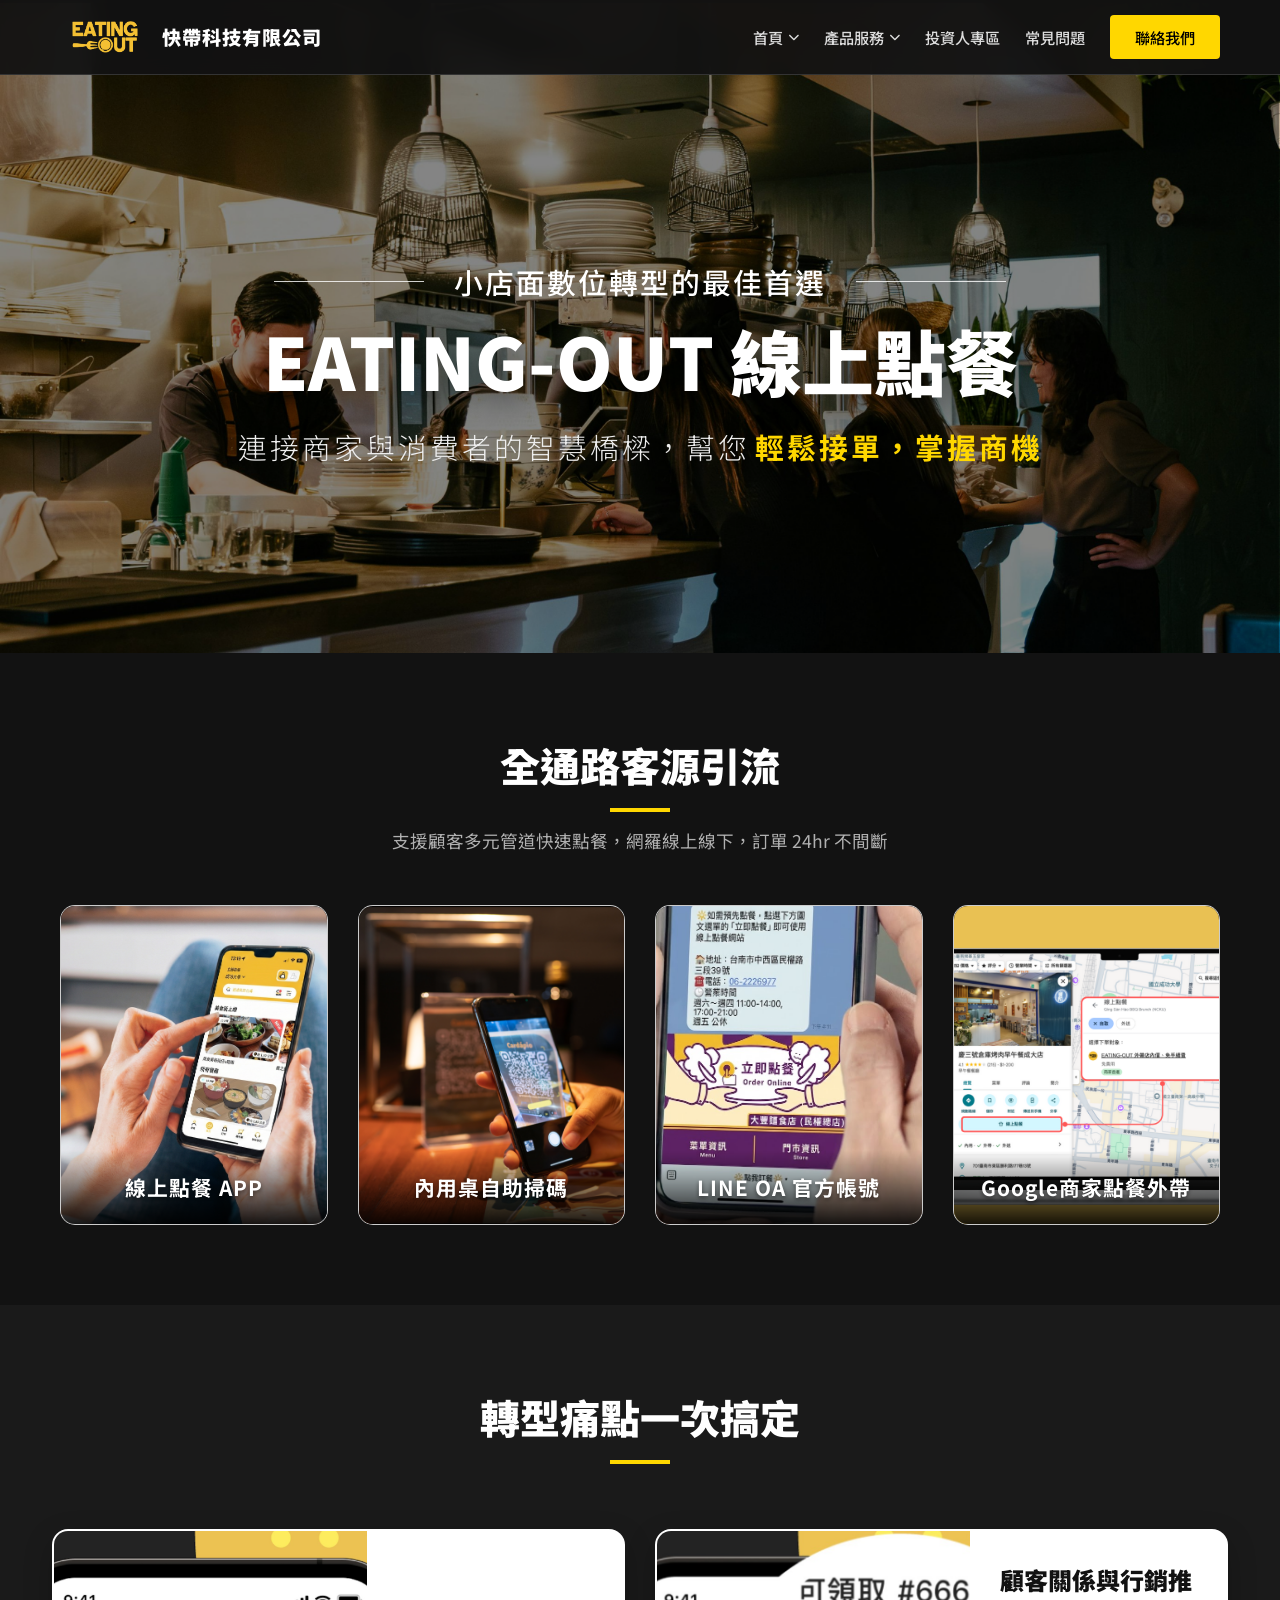
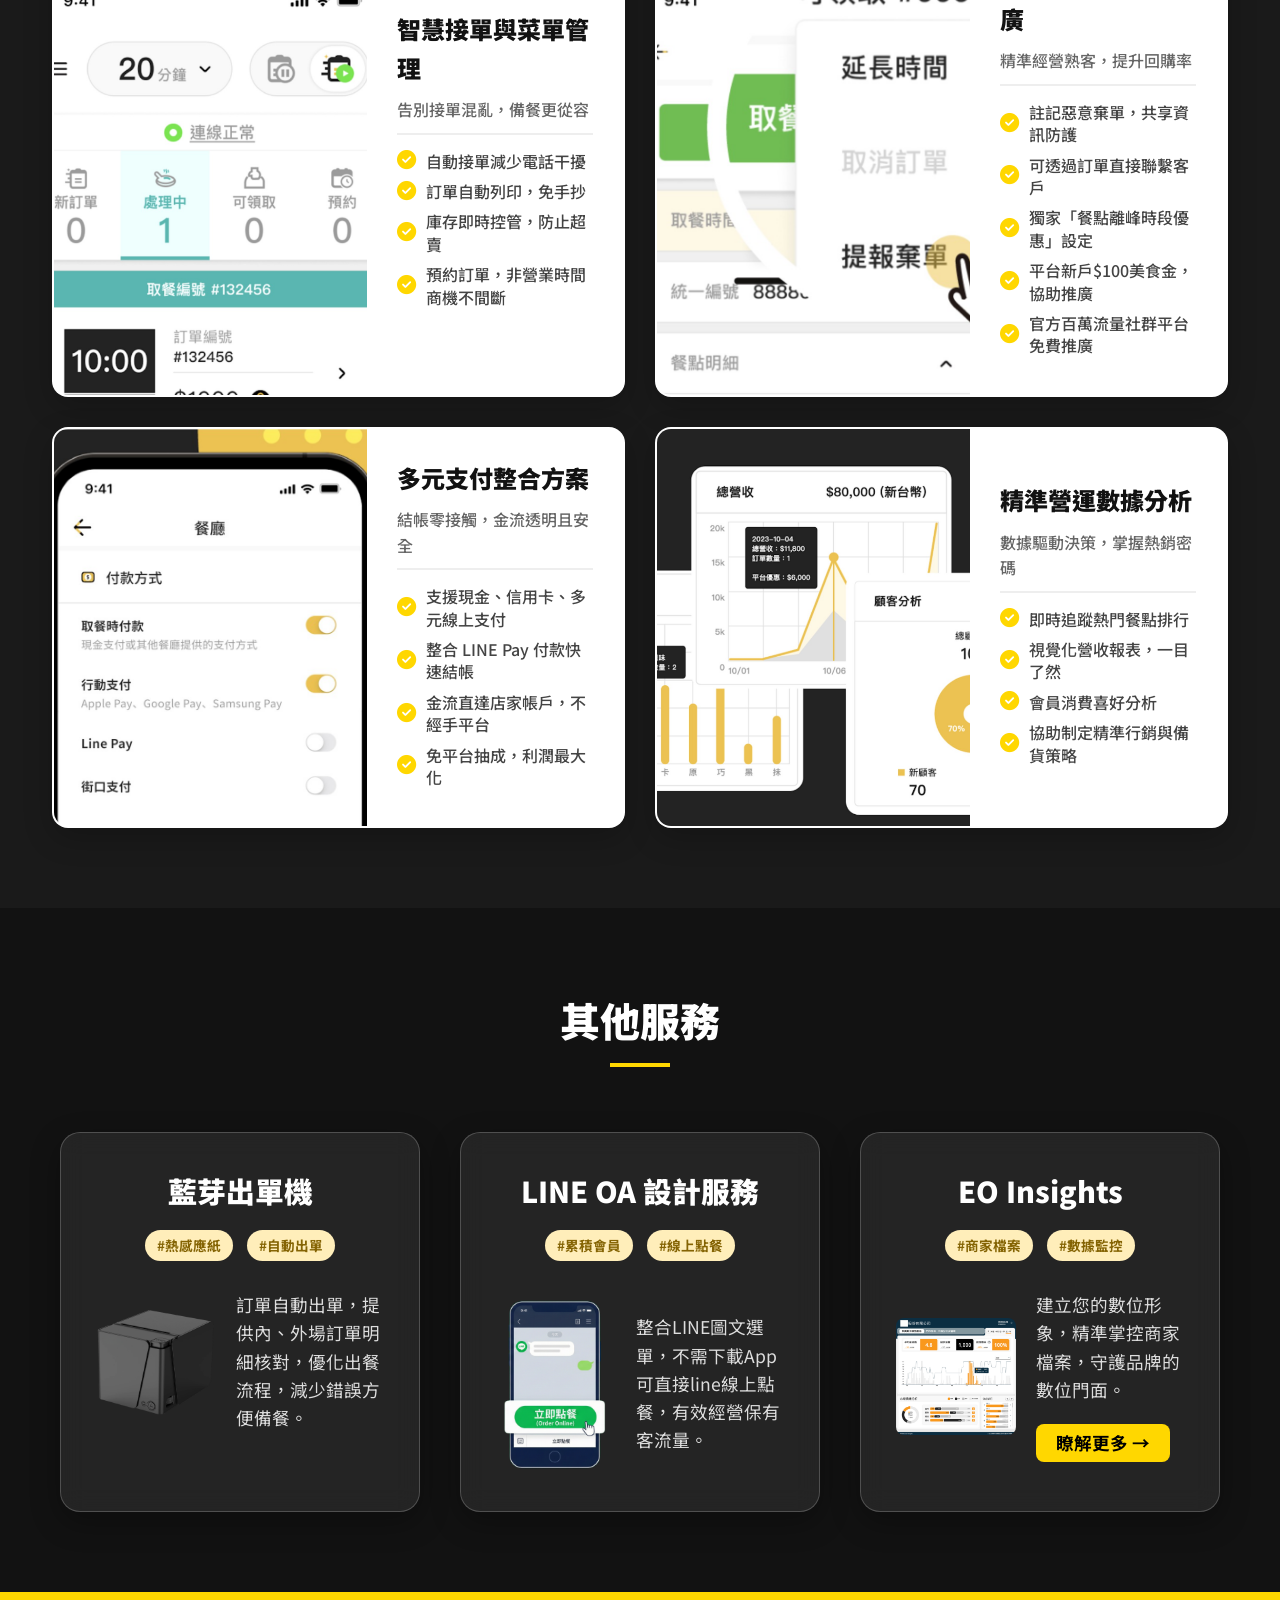
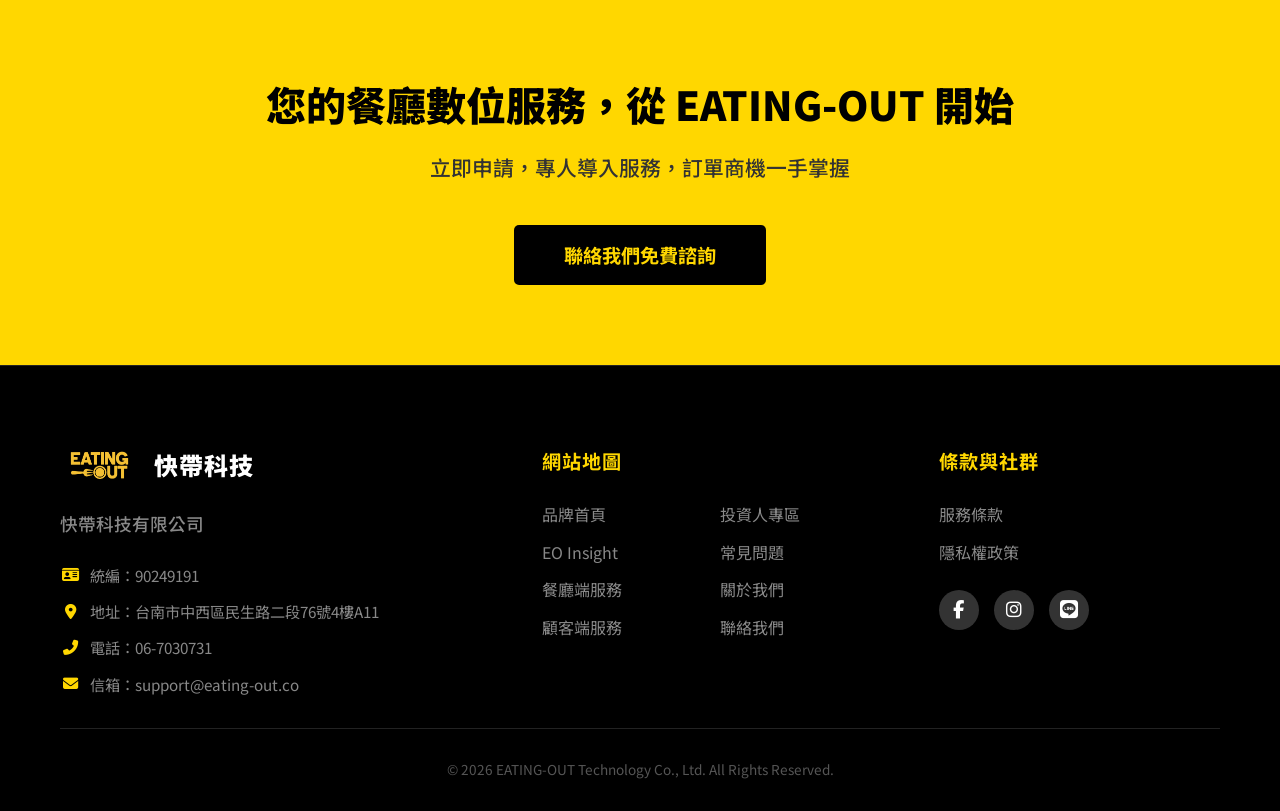
<file: restaurant.html>
<!DOCTYPE html>
<html lang="zh-TW">
<head>
    <meta charset="UTF-8">
    <meta name="viewport" content="width=device-width, initial-scale=1.0">
    <title>快帶科技有限公司 | EATING-OUT</title>
    <!-- Favicon -->
    <link rel="icon" href="favicon.jpg" type="image/jpeg">
    <!-- CSS -->
    <link rel="stylesheet" href="style.css">
    <!-- Font Awesome (圖示) -->
    <link rel="stylesheet" href="https://cdnjs.cloudflare.com/ajax/libs/font-awesome/6.4.0/css/all.min.css">
    <!-- Google Fonts -->
    <link href="https://fonts.googleapis.com/css2?family=Noto+Sans+TC:wght@300;400;500;700;900&display=swap" rel="stylesheet">

    <!-- Google tag (gtag.js) -->
    <script async src="https://www.googletagmanager.com/gtag/js?id=G-B6ZYLT0GXE"></script>
    <script>
      window.dataLayer = window.dataLayer || [];
      function gtag(){dataLayer.push(arguments);}
      gtag('js', new Date());

      gtag('config', 'G-B6ZYLT0GXE');
    </script>
</head>

<style>

/* 1. Hero 區塊 */
.rest-hero-section {
    position: relative;
    background: url('kitchen-dark.png') no-repeat center center/cover;
    min-height: 650px; 
    display: flex;
    align-items: center;
    justify-content: center;
    text-align: center;
    color: #fff;
    margin-top: -72px; /* 頂到 header */
    padding-top: 72px; /* 補回 header 遮擋的空間 */
}


.hero-overlay {display: none; }
.rest-hero-section .container {
    position: relative;
    z-index: 2;
    width: 100%;
}

.hero-top-deco {
    display: flex;
    align-items: center;
    justify-content: center;
    gap: 30px; /* 線與字的距離 */
    margin-bottom: 10px;
}

.deco-line {
    display: block;
    width: 150px;      /* 線條長度 */
    height: 1.5px;      /* 線條粗細 */
    background-color: #fff;
    opacity: 0.8;
}

.hero-top-deco h4 {
    font-size: 1.8rem;
    font-weight: 500;
    margin: 0;
    letter-spacing: 2px;
    color: #fff;
    white-space: nowrap; 
}

/* --- 主標題 --- */
.rest-hero-section h1 {
    font-size: 4.5rem; 
    font-weight: 900;
    margin: 15px 0 25px 0;
    line-height: 1.1;
    text-shadow: 0 10px 30px rgba(0,0,0,0.5); 
}

/* --- 下方副標 --- */
.hero-sub {
    font-size: 1.8rem;
    font-weight: 300; 
    letter-spacing: 3px;
    color: #eee;
    margin: 0;
}

.highlight {
    color: var(--primary-yellow);
    font-weight: 700; 
    margin-left: 5px; 
}

/* --- RWD 手機版微調 --- */
@media (max-width: 768px) {
    .rest-hero-section {
        min-height: 500px; /* 手機版高度適度縮減 */
    }
    
    .deco-line { width: 85px; } /* 線條縮短 */
    .hero-top-deco h4 { font-size: 1rem; }
    .rest-hero-section h1 { font-size: 2.6rem; }
    .hero-sub {
        font-size: 1.2rem;
        letter-spacing: 1px; /* 手機版間距縮小以免斷行太嚴重 */
        line-height: 1.6;
        padding: 0 10px;
    }
}
/* 2. 全通路引流 (Flip Card) */
.flip-card-grid { display: grid; grid-template-columns: repeat(4, 1fr); gap: 30px; margin-top: 40px;
}

.flip-card {
    background-color: transparent;
    width: 100%; 
    height: 320px; /* 稍微拉高一點，讓滿版圖更好看 */
    perspective: 1000px; 
}

.flip-card-inner {
    position: relative; 
    width: 100%; 
    height: 100%; 
    text-align: center;
    transition: transform 0.6s; 
    transform-style: preserve-3d;
    border-radius: 15px; /* 圓角 */    
    -webkit-transform: translate3d(0,0,0); 
}

/* Hover 翻轉效果 */
.flip-card:hover .flip-card-inner { transform: rotateY(180deg); }

/* --- 正反面通用設定 --- */
.flip-card-front, .flip-card-back {
    position: absolute; 
    width: 100%; 
    height: 100%;
    -webkit-backface-visibility: hidden; 
    backface-visibility: hidden;
    border-radius: 15px; 
    overflow: hidden; /* 確保圖片不超出圓角 */
}

/* --- [正面] 滿版圖片樣式 --- */
.flip-card-front {
    background-color: #000;
    border: 1px solid rgba(255, 255, 255, 0.8); 
    padding: 0; /* 移除內距 */
}

/* 滿版圖片 */
.channel-img-full { 
    width: 100%; 
    height: 100%; 
    object-fit: cover; /* 填滿卡片 */
    display: block;
    transition: transform 0.5s ease;
}

/* 圖片微放大特效 (Hover時) */
.flip-card:hover .channel-img-full {
    transform: scale(1.1); 
}

/* 標題與遮罩層 */
.front-overlay {
    position: absolute;
    bottom: 0;
    left: 0;
    width: 100%;
    padding: 20px 15px;
    /* 黑色漸層遮罩：從底部黑色漸變到透明 */
    background: linear-gradient(to top, rgba(0,0,0,0.9), transparent);
    z-index: 2;
    text-align: center;
}

.front-overlay h3 {
    color: #fff;
    font-size: 1.3rem;
    font-weight: 700;
    margin: 0;
    text-shadow: 0 2px 4px rgba(0,0,0,0.5); /* 增加文字可讀性 */
    letter-spacing: 1px;
}

/* --- [背面] 文字說明樣式 --- */
.flip-card-back {
    background-color: var(--primary-yellow);
    color: #000;
    transform: rotateY(180deg);
    display: flex; 
    flex-direction: column; 
    align-items: center; 
    justify-content: center; 
    padding: 30px;
    box-shadow: 0 0 20px rgba(255, 215, 0, 0.2); /* 發光感 */
}

.flip-card-back h3 { 
    font-size: 1.4rem; 
    margin-bottom: 15px; 
    border-bottom: 2px solid #000; 
    padding-bottom: 10px; 
    font-weight: 800;
}

.flip-card-back p { 
    font-size: 1.1rem; 
    line-height: 1.6; 
    font-weight: 500;
}

/* --- RWD --- */
@media (max-width: 900px) {
    .flip-card-grid { grid-template-columns: repeat(2, 1fr); }
}

@media (max-width: 600px) {
    .flip-card-grid { grid-template-columns: 1fr; }
    .flip-card { height: 280px; } /* 手機版稍微矮一點 */
}

/* 3. 轉型痛點 (2x2 橫式卡片) */

/* 1. 寬版容器設定 (突破 1200px 限制) */
.container-wide {
    width: 95%;        /* 佔據螢幕寬度 95% */
    max-width: 1600px; /* 最大寬度放到 1600px */
    margin: 0 auto;
    padding: 0 20px;
}

/* 2. Grid 排版 (2x2) */
.pain-grid-wide {
    display: grid;
    grid-template-columns: repeat(2, 1fr); /* 2欄 */
    gap: 30px;
    margin-top: 50px;
}

/* 3. 橫式卡片本體 */
.pain-card-wide {
    background: #FFFFFF;
    border-radius: 16px;
    overflow: hidden;
    display: flex;       /* 左圖右文 */
    flex-direction: row;
    align-items: stretch; /* 讓圖文高度一致 */
    box-shadow: 0 10px 30px rgba(0,0,0,0.2);
    transition: all 0.3s ease;
    border: 2px solid transparent;
}

/* Hover 效果 */
.pain-card-wide:hover {
    transform: translateY(-8px);
    box-shadow: 0 20px 50px rgba(255, 215, 0, 0.15);
    border-color: var(--primary-yellow);
}

/* 4. 左側圖片區 (佔 55%) */
.pain-img-left {
    width: 55%; 
    position: relative;
    overflow: hidden;
    min-height: 280px; /* 確保圖片有基本高度 */
}

.pain-img-left img {
    width: 100%;
    height: 100%;
    object-fit: cover; /* 填滿不變形 */
    transition: transform 0.5s ease;
}

.pain-card-wide:hover .pain-img-left img {
    transform: scale(1.08);
}

/* 5. 右側內容區 (佔 45%) */
.pain-content-right {
    width: 45%;
    padding: 30px;
    display: flex;
    flex-direction: column;
    justify-content: center;
    text-align: left;
}

/* 標題 */
.pain-content-right h3 {
    font-size: 1.5rem;
    color: #121212;
    font-weight: 900;
    margin-bottom: 10px;
    white-space: nowrap; /* 標題不換行 */
}

/* 副標題 */
.pain-subtitle {
    color: #666;
    font-size: 1rem;
    margin-bottom: 15px;
    padding-bottom: 10px;
    border-bottom: 2px solid #eee;
    font-weight: 500;
    white-space: nowrap; /* 副標題不換行 */
}

/* 列表 */
.pain-content-right ul {
    padding: 0;
    margin: 0;
    list-style: none;
}

.pain-content-right ul li {
    display: flex;
    align-items: center; /* 垂直置中 */
    margin-bottom: 8px;
    color: #444;
    font-size: 1rem; /* 字體稍微調大一點 */
    line-height: 1.4;
    font-weight: 500;
    /* 盡量不換行，若太長自動省略 */
    white-space: nowrap; 
    overflow: hidden;
    text-overflow: ellipsis; 
}

/* 黃色打勾 Icon */
.pain-content-right ul li i {
    color: var(--primary-yellow);
    margin-right: 10px;
    font-size: 1.2rem;
    flex-shrink: 0;
}

/* --- RWD 響應式設定 --- */

/* 1. 寬度 < 1400px (筆電) */
@media (max-width: 1400px) {
    /* 允許文字換行，避免被切掉 */
    .pain-content-right ul li, 
    .pain-subtitle, 
    .pain-content-right h3 {
        white-space: normal; 
    }
}

/* 2. 寬度 < 1200px (平板/手機) */
@media (max-width: 1200px) {
    .pain-grid-wide {
        grid-template-columns: 1fr; /* 改為單欄堆疊 (1x4) */
        max-width: 700px; /* 限制單欄寬度，比較好看 */
        margin-left: auto;
        margin-right: auto;
    }
    
    /* 保持橫式排列 (圖左文右)，因為這在平板上閱讀很舒服 */
    .pain-card-wide {
        flex-direction: row; 
    }
}

/* 3. 寬度 < 800px (小手機) */
@media (max-width: 600px) {
    /* 改為直式堆疊 (圖上文下) */
    .pain-card-wide {
        flex-direction: column;
    }
    
    .pain-img-left, .pain-content-right {
        width: 100%; /* 寬度全滿 */
    }
    
    .pain-img-left {
        height: 200px; /* 圖片高度縮減 */
    }
}

/* 4. 加值服務 */
.addon-grid {
    display: grid; grid-template-columns: repeat(3, 1fr); gap: 40px; margin-top: 40px;
    max-width: 1200px; margin-left: auto; margin-right: auto;
}
.addon-card {
     /* 1. 玻璃背景：低透明度的白色 */
    background: rgba(255, 255, 255, 0.08);
    
    /* 2. 毛玻璃濾鏡 (關鍵效果) */
    backdrop-filter: blur(12px);
    -webkit-backdrop-filter: blur(12px);
    
    /* 3. 玻璃邊框：細緻的半透明白線 */
    border: 1px solid rgba(255, 255, 255, 0.2);
    border-radius: 20px; padding: 35px; text-align: center;
    position: relative; overflow: hidden; box-shadow: 0 10px 30px rgba(0,0,0,0.3);
    transition: all 0.3s ease;
}

    /* Hover 互動效果 */
    .addon-card:hover {
    transform: translateY(-5px);
    /* 移上去時，邊框變亮，背景稍微變白一點 */
    border-color: rgba(255, 255, 255, 0.6); 
    background: rgba(255, 255, 255, 0.15);
    box-shadow: 0 30px 60px rgba(0,0,0,0.5);
}



.addon-card h3 { font-size: 1.8rem; font-weight: 900; color: #fff; margin-bottom: 15px; }
.tags span { 
    display: inline-block; background: #ffeeba; color: #856404; 
    padding: 5px 12px; border-radius: 20px; font-size: 0.85rem; margin: 0 5px; font-weight: bold;
}
.addon-body {
    display: flex; align-items: center; gap: 20px; margin-top: 30px; text-align: left;
}
.addon-body img { width: 120px; height: auto; border-radius: 8px; }
.addon-body p { font-size: 1.1rem; line-height: 1.6; color: #DDDDDD; }

.addon-link {
    display: inline-block; margin-top: 20px; background: var(--primary-yellow); color: #000;
    padding: 5px 20px; border-radius: 8px; text-decoration: none; font-weight: 700;
    transition: 0.3s;
}
.addon-link:hover { background: #e6c200; }

/* 5. CTA 區塊 */
 .join-cta-rest {background-color: var(--primary-yellow); padding: 80px 20px; text-align: center;}
 .join-cta-rest h2 { font-size: 2.5rem; color: #000; font-weight: 900; margin-bottom: 15px; }
 .join-cta-rest p { font-size: 1.3rem; color: #333; margin-bottom: 40px; font-weight: 500; }
 .btn-black-cta { background: #000; color: var(--primary-yellow); padding: 15px 50px; font-size: 1.2rem; font-weight: 700; border-radius: 5px; text-decoration: none; transition: 0.3s; display: inline-block;}
 .btn-black-cta:hover { background: #333; color: #fff; transform: translateY(-3px); }


/* --- RWD --- */
@media (max-width: 900px) {
    .flip-card-grid { grid-template-columns: repeat(2, 1fr); } /* 平板 2欄 */
    .pain-point-grid { grid-template-columns: 1fr; } /* 手機單欄 */
    .addon-grid { grid-template-columns: 1fr; }
    
    .pain-card-h { flex-direction: column; }
    .pain-img-box { width: 100%; height: 200px; }
    .pain-content { width: 100%; }
    
    .addon-body { flex-direction: column; text-align: center; }
}

@media (max-width: 650px) {
    .flip-card-grid { grid-template-columns: 1fr; } /* 手機單欄 */
    .join-cta-rest h2 { font-size: 1.8rem;}
    .join-cta-rest p { font-size: 1.2rem; }
}
</style>
</head>
<body>
  <!-- 導航欄 (Header) -->
    <header>
        <div class="container nav-wrapper">
            <!-- Logo 區 -->
            <a href="index.html" class="brand-logo">
                <img src="logo.png" alt="EATING-OUT Logo">
                <span class="brand-text">快帶科技有限公司</span>
            </a>

            <!-- 手機版漢堡按鈕 -->
            <div class="mobile-toggle" id="mobile-menu-btn"><i class="fas fa-bars"></i></div>

            <!-- 選單連結 -->
            <ul class="nav-menu" id="nav-menu">
                
                <!-- 1 首頁 -->
                <li class="dropdown">
                    <a href="index.html" >首頁 <i class="fas fa-chevron-down toggle-icon"></i></a>
                    <ul class="dropdown-menu">
                       <li><a href="about.html" >關於我們</a></li>
                    </ul> 
                </li>

                 <!-- 2. 產品服務  -->
               <li class="dropdown">
               <a href="#">產品服務 <i class="fas fa-chevron-down toggle-icon"></i></a>
    
                   <!-- 第一層下拉選單 -->
                   <ul class="dropdown-menu">
        
                       <!-- 項目 1: 線上點餐 -->
                       <li class="dropdown-submenu">
                           <a href="#" class="submenu-toggle">EATING-OUT 線上點餐 <i class="fas fa-chevron-right arrow-right"></i></a>
            
                       <!-- 第二層下拉選單 -->
                         <ul class="submenu">
                             <li><a href="restaurant.html" class="active">餐廳端介紹</a></li>
                             <li><a href="customer.html">顧客端介紹</a></li>
                         </ul>
                       </li>

                       <!-- 項目 2: Insights -->
                       <li><a href="insights.html">Insights 洞察商家檔案數據</a></li>

                   </ul>
                </li>

                <!-- 3. 投資人 -->
                <li><a href="investor.html">投資人專區</a></li>

                <!-- 4. 常見問題 -->
                <li><a href="faq.html">常見問題</a></li>

                <!-- 5. 聯絡我們 (按鈕) -->
                <li><a href="contact.html" class="btn btn-primary nav-btn">聯絡我們</a></li>
            </ul>
        </div>
    </header>

<!-- 1. Hero 區塊  -->
<section class="rest-hero-section">
    <div class="container hero-content">
      
        <div class="hero-top-deco">
            <span class="deco-line"></span>
            <h4>小店面數位轉型的最佳首選</h4>
            <span class="deco-line"></span>
        </div>
    
        <h1>EATING-OUT 線上點餐</h1>
        <p class="hero-sub">連接商家與消費者的智慧橋樑，幫您<span class="highlight">輕鬆接單，掌握商機</span></p>
        </div>

</section>
<!-- 2. 全通路客源引流  -->
<section class="section-padding" style="background-color: #121212;">
    <div class="container">
        <div class="section-header">
            <h2>全通路客源引流</h2>
            <p>支援顧客多元管道快速點餐，網羅線上線下，訂單 24hr 不間斷</p>
        </div>

        <div class="flip-card-grid">
            
            <!-- 卡片 1 -->
            <div class="flip-card">
                <div class="flip-card-inner">
                    <!-- 正面：滿版圖 + 壓字 -->
                    <div class="flip-card-front">
                        <img src="channel1.png" alt="線上點餐APP" class="channel-img-full">
                        <div class="front-overlay">
                            <h3>線上點餐 APP</h3>
                        </div>
                    </div>
                    <div class="flip-card-back">
                        <h3>線上點餐 APP</h3>
                        <p>專屬品牌 App 介面，支援預約訂單與取餐，讓熟客隨時隨地輕鬆下單。</p>
                    </div>
                </div>
            </div>

            <!-- 卡片 2 -->
            <div class="flip-card">
                <div class="flip-card-inner">
                    <div class="flip-card-front">
                        <img src="channel2.png" alt="內用桌自助掃碼" class="channel-img-full">
                        <div class="front-overlay">
                            <h3>內用桌自助掃碼</h3>
                        </div>
                    </div>
                    <div class="flip-card-back">
                        <h3>內用桌自助掃碼</h3>
                        <p>每桌專屬 QR Code，顧客入座即掃即點，直連廚房出單，節省外場人力。</p>
                    </div>
                </div>
            </div>

            <!-- 卡片 3 -->
            <div class="flip-card">
                <div class="flip-card-inner">
                    <div class="flip-card-front">
                        <img src="channel3.png" alt="LINE OA 官方帳號" class="channel-img-full">
                        <div class="front-overlay">
                            <h3>LINE OA 官方帳號</h3>
                        </div>
                    </div>
                    <div class="flip-card-back">
                        <h3>LINE OA 官方帳號</h3>
                        <p>整合 LINE 圖文選單，無需跳出即可完成點餐，有效經營舊客流量。</p>
                    </div>
                </div>
            </div>

            <!-- 卡片 4 -->
            <div class="flip-card">
                <div class="flip-card-inner">
                    <div class="flip-card-front">
                        <img src="channel4.png" alt="Google 商家外帶連結" class="channel-img-full">
                        <div class="front-overlay">
                            <h3>Google商家點餐外帶</h3>
                        </div>
                    </div>
                    <div class="flip-card-back">
                        <h3>Google 點餐外帶</h3>
                        <p>在 Google 地圖上「點餐」按鈕直接載入點餐頁，攔截搜尋流量，轉化為實際訂單。</p>
                    </div>
                </div>
            </div>

        </div>
    </div>
</section>

<!-- 3. 轉型痛點 (2x2 橫式) -->
<section class="section-padding" style="background-color: #1a1a1a;">
    <div class="container-wide">
        
        <div class="section-header">
            <h2>轉型痛點一次搞定</h2>
            <div class="title-underline"></div>
        </div>

        <div class="pain-grid-wide">
            
            <!-- 卡片 1: 智慧接單 -->
            <div class="pain-card-wide">
                <div class="pain-img-left">
                    <img src="adv1.jpg" alt="智慧接單" onerror="this.src='https://via.placeholder.com/600x400/121212/FFD700?text=Smart+Order'">
                </div>
                <div class="pain-content-right">
                    <h3>智慧接單與菜單管理</h3>
                    <p class="pain-subtitle">告別接單混亂，備餐更從容</p>
                    <ul>
                        <li><i class="fas fa-check-circle"></i> 自動接單減少電話干擾</li>
                        <li><i class="fas fa-check-circle"></i> 訂單自動列印，免手抄</li>
                        <li><i class="fas fa-check-circle"></i> 庫存即時控管，防止超賣</li>
                        <li><i class="fas fa-check-circle"></i> 預約訂單，非營業時間商機不間斷</li>
                    </ul>
                </div>
            </div>

            <!-- 卡片 2: 顧客維護 -->
            <div class="pain-card-wide">
                <div class="pain-img-left">
                    <img src="adv2.jpg" alt="顧客維護" onerror="this.src='https://via.placeholder.com/600x400/121212/FFD700?text=Customer+Care'">
                </div>
                <div class="pain-content-right">
                    <h3>顧客關係與行銷推廣</h3>
                    <p class="pain-subtitle">精準經營熟客，提升回購率</p>
                    <ul>
                        <li><i class="fas fa-check-circle"></i> 註記惡意棄單，共享資訊防護</li>
                        <li><i class="fas fa-check-circle"></i> 可透過訂單直接聯繫客戶</li>
                        <li><i class="fas fa-check-circle"></i> 獨家「餐點離峰時段優惠」設定</li>
                        <li><i class="fas fa-check-circle"></i> 平台新戶$100美食金，協助推廣</li>
                        <li><i class="fas fa-check-circle"></i> 官方百萬流量社群平台免費推廣</li>
                    </ul>
                </div>
            </div>

            <!-- 卡片 3: 多元支付 -->
            <div class="pain-card-wide">
                <div class="pain-img-left">
                    <img src="adv3.jpg" alt="多元支付" onerror="this.src='https://via.placeholder.com/600x400/121212/FFD700?text=Payment'">
                </div>
                <div class="pain-content-right">
                    <h3>多元支付整合方案</h3>
                    <p class="pain-subtitle">結帳零接觸，金流透明且安全</p>
                    <ul>
                        <li><i class="fas fa-check-circle"></i> 支援現金、信用卡、多元線上支付</li>
                        <li><i class="fas fa-check-circle"></i> 整合 LINE Pay 付款快速結帳</li>
                        <li><i class="fas fa-check-circle"></i> 金流直達店家帳戶，不經手平台</li>
                        <li><i class="fas fa-check-circle"></i> 免平台抽成，利潤最大化</li>
                    </ul>
                </div>
            </div>

            <!-- 卡片 4: 數據分析 -->
            <div class="pain-card-wide">
                <div class="pain-img-left">
                    <img src="adv4.jpg" alt="數據分析" onerror="this.src='https://via.placeholder.com/600x400/121212/FFD700?text=Data+Analysis'">
                </div>
                <div class="pain-content-right">
                    <h3>精準營運數據分析</h3>
                    <p class="pain-subtitle">數據驅動決策，掌握熱銷密碼</p>
                    <ul>
                        <li><i class="fas fa-check-circle"></i> 即時追蹤熱門餐點排行</li>
                        <li><i class="fas fa-check-circle"></i> 視覺化營收報表，一目了然</li>
                        <li><i class="fas fa-check-circle"></i> 會員消費喜好分析</li>
                        <li><i class="fas fa-check-circle"></i> 協助制定精準行銷與備貨策略</li>
                    </ul>
                </div>
            </div>

        </div>
    </div>
</section>

<!-- 4. 其他服務 -->
<section class="section-padding" style="background-color: #121212;">
    <div class="container">
        <div class="section-header">
            <h2>其他服務</h2>
            <div class="title-underline"></div>
        </div>

        <div class="addon-grid">
            <!-- 服務 1: 藍芽出單機 -->
            <div class="addon-card">
                <h3>藍芽出單機</h3>
                <div class="tags">
                    <span>#熱感應紙</span>
                    <span>#自動出單</span>
                </div>
                <div class="addon-body">
                    <img src="printer.png" alt="藍芽出單機">
                    <p>訂單自動出單，提供內、外場訂單明細核對，優化出餐流程，減少錯誤方便備餐。</p>
                </div>
            </div>

            <!-- 服務 2: Line OA設計服務 -->
            <div class="addon-card">
                <h3>LINE OA 設計服務</h3>
                <div class="tags">
                    <span>#累積會員</span>
                    <span>#線上點餐</span>
                </div>
                <div class="addon-body">
                    <img src="line_order.png" alt="LINE OA">
                    <p>整合LINE圖文選單，不需下載App可直接line線上點餐，有效經營保有客流量。</p>
                </div>
            </div>

            <!-- 服務 3: EO Insights -->
            <div class="addon-card">
                <h3>EO Insights</h3>
                <div class="tags">
                    <span>#商家檔案</span>
                    <span>#數據監控</span>
                </div>
                <div class="addon-body">
                    <img src="dashboard.png" alt="EO Insights">
                    <p>建立您的數位形象，精準掌控商家檔案，守護品牌的數位門面。
                    <br>
                    <a href="insights.html" class="addon-link">瞭解更多 &rarr;</a></p>

                </div>

            </div>
        </div>
    </div>
</section>

<!-- 5. 聯絡我們 CTA -->
<section class="join-cta-rest">
    <div class="container">
        <h2>您的餐廳數位服務，從 EATING-OUT 開始</h2>
        <p>立即申請，專人導入服務，訂單商機一手掌握</p>
        <a href="https://line.me/ti/p/6Frqzc5YQA" class="btn btn-black-cta">聯絡我們免費諮詢</a>
    </div>
</section>


 <!-- Footer -->
<footer>
    <div class="container">
        <div class="footer-layout">
            
            <!-- 1. 公司資訊 -->
 <div class="footer-info">
                <div class="footer-logo">
                    <img src="logo.png" alt="EATING-OUT">
                    <span>快帶科技</span>
                </div>
                <h4 class="company-name">快帶科技有限公司</h4>
                <ul class="info-list">
                    <li><i class="fas fa-id-card"></i> 統編：90249191</li>
                    <li><i class="fas fa-map-marker-alt"></i> 地址：台南市中西區民生路二段76號4樓A11</li>
                    <li><i class="fas fa-phone-alt"></i> 電話：06-7030731</li>
                    <li><i class="fas fa-envelope"></i> 信箱：support@eating-out.co</li>
                </ul>
            </div>

            <!-- 2. 網站地圖 (使用 Grid 雙欄) -->
            <div class="footer-sitemap">
                <h3>網站地圖</h3>
                <div class="sitemap-grid">
                    <!-- 左欄 -->
                    <ul class="col-left">
                        <li><a href="index.html">品牌首頁</a></li>
                        <li><a href="insights.html">EO Insight</a></li>
                        <li><a href="restaurant.html">餐廳端服務</a></li>
                        <li><a href="customer.html">顧客端服務</a></li>
                    </ul>
                    <!-- 右欄 -->
                    <ul class="col-right">
                       
                        <li><a href="investor.html">投資人專區</a></li>
                        <li><a href="faq.html">常見問題</a></li>
                        <li><a href="about.html">關於我們</a></li>
                        <li><a href="contact.html">聯絡我們</a></li>
                    </ul>
                </div>
            </div>

            <!-- 3. 條款與社群 -->
           <div class="footer-social">
                <h3>條款與社群</h3>
                <ul>
                    <li><a href="https://www.privacypolicies.com/live/3c39b265-99a9-4bb6-9d44-1a0d38e95668" target="_blank">服務條款</a></li>
                    <li><a href="https://www.privacypolicies.com/live/0a9ea377-a2b5-4dcc-b830-562689baf47e" target="_blank">隱私權政策</a></li>
                </ul>
                <div class="social-icons-group">
                    <a href="https://www.facebook.com/eatingoutTW" target="_blank" class="social-btn"><i class="fab fa-facebook-f"></i></a>
                    <a href="https://www.instagram.com/eatingouttw/" target="_blank" class="social-btn"><i class="fab fa-instagram"></i></a>
                    <a href="https://line.me/R/ti/p/@518vmbpw?oat_content=url" target="_blank" class="social-btn"><i class="fab fa-line"></i></a>
                </div>
            </div>

        </div>
        
        <div class="copyright">
            &copy; 2026 EATING-OUT Technology Co., Ltd. All Rights Reserved.
        </div>
    </div>
</footer>


<script src="script.js"></script>

</body>
</html>
</file>
<file: style.css>
/* style.css - EATING-OUT 官方網站全站樣式 */

:root {
    --primary-yellow: #FFD700;
    --hover-yellow: #E6C200;
    --bg-black: #121212;
    --bg-dark-gray: #1C1C1C;
    --bg-dark: #121212;
    --bg-card: #252525;
    --text-white: #FFFFFF;
    --text-gray: #B0B0B0;
    --border-color: #333;
}

/* --- 全局設定 --- */
* { margin: 0; padding: 0; box-sizing: border-box; font-family: 'Noto Sans TC', sans-serif; }
body { background-color: var(--bg-black); color: var(--text-white); line-height: 1.6; overflow-x: hidden; }
a { text-decoration: none; color: inherit; transition: 0.3s; }
ul { list-style: none; }
img { max-width: 100%; display: block; }

.container { max-width: 1200px; margin: 0 auto; padding: 0 20px; position: relative; }
.section-padding { padding: 80px 0; }

/* 標題與按鈕 */
.section-header { text-align: center; margin-bottom: 50px; }
.section-header h2 { font-size: 2.5rem; margin-bottom: 15px; color: var(--text-white); font-weight: 900; display: inline-block; position: relative; padding-bottom: 15px; }
.section-header h2::after { content: ''; position: absolute; bottom: 0; left: 50%; transform: translateX(-50%); width: 60px; height: 4px; background: var(--primary-yellow); }
.section-header p { color: var(--text-gray); max-width: 700px; margin: 0 auto; font-size: 1.1rem; }

.btn { display: inline-block; padding: 10px 25px; border-radius: 4px; font-weight: 700; cursor: pointer; border: none; font-size: 1rem; text-align: center; }
.btn-primary { background: var(--primary-yellow); color: #000; }
.btn-primary:hover { background: var(--hover-yellow); transform: translateY(-2px); box-shadow: 0 5px 15px rgba(255, 215, 0, 0.3); }
.btn-outline-white { border: 2px solid #fff; color: #fff; background: transparent; }
.btn-outline-white:hover { background: #fff; color: #000; }

/* --- 導航欄 (Navbar) --- */
header { background-color: rgba(18, 18, 18, 0.95); border-bottom: 1px solid var(--border-color); position: sticky; top: 0; z-index: 1000; padding: 15px 0; backdrop-filter: blur(10px); }
.nav-wrapper { display: flex; justify-content: space-between; align-items: center; }
.brand-logo { display: flex; align-items: center; gap: 12px; font-size: 1.2rem; font-weight: 900; color: #fff; letter-spacing: 1px; }
.brand-logo img { height: 40px; width: auto; }

.nav-menu { display: flex; gap: 25px; align-items: center; }
.nav-menu a { font-size: 0.95rem; font-weight: 500; color: #ddd; position: relative; display: flex; align-items: center; gap: 5px; }
.nav-menu a:hover, .nav-menu a.active { color: var(--primary-yellow); }
.nav-menu .nav-btn { color: #000 !important; }

/* --- 多層下拉選單 (Dropdown) --- */
.dropdown { position: relative; }
.dropdown-menu {
    display: none; position: absolute; top: 100%; left: 0;
    background-color: rgba(18, 18, 18, 0.98); backdrop-filter: blur(10px);
    min-width: 240px; border-radius: 8px; padding: 10px 0;
    box-shadow: 0 10px 30px rgba(0,0,0,0.5); border: 1px solid #333; z-index: 1001;
}

/* 滑鼠移入主選單時，顯示第一層 */
.dropdown:hover .dropdown-menu { display: block; animation: fadeInUp 0.3s ease; }
.dropdown-menu a { padding: 12px 20px; color: #ccc; white-space:nowrap; display:flex; justify-content: space-between; align-items: center; transition: 0.3s; }
.dropdown-menu a:hover { color: var(--primary-yellow); background: rgba(255,255,255,0.05); }
.toggle-icon, .arrow-right { font-size: 0.7rem; transition: 0.3s; }
.dropdown:hover .toggle-icon { transform: rotate(180deg); }

/* --- 第二層下拉 (Submenu) --- */
.dropdown-submenu { position: relative; }

/* 第二層選單樣式 */
.submenu {display: none; position: absolute; top: 0; left: 100%; margin-left: 5px; background-color: rgba(18, 18, 18, 0.98); backdrop-filter: blur(10px);min-width: 200px; border-radius: 8px; padding: 10px 0; box-shadow: 0 10px 30px rgba(0,0,0,0.5); border: 1px solid #333; }
.dropdown-submenu:hover > .submenu { display: block; animation: fadeInLeft 0.3s ease; }
@keyframes fadeInUp { from { opacity: 0; transform: translate(0, 10px); } to { opacity: 1; transform: translate(0, 0); } }
@keyframes fadeInLeft { from { opacity: 0; transform: translate(-10px, 0); } to { opacity: 1; transform: translate(0, 0); } }




/* --- 通用卡片樣式 (白底黑字) --- */
.feature-card, .cust-feat-card, .news-card, .service-item { 
    background: #FFFFFF; padding: 40px 30px; border-radius: 12px; text-align: center; 
    border: 2px solid transparent; box-shadow: 0 10px 30px rgba(0,0,0,0.3); 
    transition: all 0.3s ease; position: relative; overflow: hidden;
}
.feature-card:hover, .cust-feat-card:hover, .news-card:hover, .service-item:hover { 
    transform: translateY(-10px); box-shadow: 0 20px 40px rgba(255, 215, 0, 0.15); 
    border-bottom: 5px solid var(--primary-yellow); background: #ffffff;
}
.icon-box { font-size: 3rem; color: var(--primary-yellow); margin-bottom: 20px; }
.feature-card h3, .cust-feat-card h3, .service-content h3, .news-card h3 { margin-bottom: 15px; font-size: 1.4rem; color: #121212; font-weight: 800; }
.feature-card p, .cust-feat-card p, .service-content p, .news-card p { color: #555; font-size: 1rem; line-height: 1.6; }


/* --- 餐廳服務項目 --- */
.service-item { display: flex; flex-direction: column; align-items: center; text-align: center; height: 100%; padding: 30px 20px; border-bottom: none; }
.service-content ul li { color: #555; }

/* --- Footer --- */
footer { background-color: #000; padding: 80px 0 30px; border-top: 1px solid #222; margin-top: auto; }
.footer-layout { display: grid; grid-template-columns: 1.5fr 1.2fr 1fr; gap: 60px; margin-bottom: 20px; }

.footer-info { display: flex; flex-direction: column; gap: 15px; }
.footer-logo { display: flex; align-items: center; gap: 15px; margin-bottom: 10px; }
.footer-logo img { height: 35px; }
.footer-logo span { font-size: 1.5rem; font-weight: 900; color: #fff; letter-spacing: 1px; }
.company-name { font-size: 1.1rem; color: #888; font-weight: 500; margin-bottom: 10px; }
.info-list li { display: flex; align-items: center; gap: 10px; color: #888; margin-bottom: 12px; font-size: 0.95rem; }
.info-list i { color: var(--primary-yellow); width: 20px; text-align: center; }

.footer-sitemap h3, .footer-social h3 { color: var(--primary-yellow); font-size: 1.2rem; font-weight: 700; margin-bottom: 25px; letter-spacing: 1px; }

/* 網站地圖雙欄結構 (Grid) */
.sitemap-grid {
    display: grid;
    grid-template-columns: 1fr 1fr; /* 雙欄 */
    gap: 10px 20px;
}
.sitemap-grid ul { margin: 0; padding: 0; }
.footer-sitemap a, .footer-social a { 
    color: #888; 
    font-size: 1rem; 
    transition: 0.3s; 
    text-decoration: none; 
    display: block; 
    margin-bottom: 12px;
}
.footer-sitemap a:hover, .footer-social a:hover { color: #fff;}

/* --- Footer 社群圖示 --- */
.social-icons-group { display: flex; gap: 15px; margin-top: 25px; padding: 0;}

/* 圓形按鈕容器 */
.social-btn { 
    width: 40px !important; 
    height: 40px !important; 
    background: #333; 
    color: #fff !important; 
    border-radius: 50%; 
    
    /* ★★★ 關鍵置中語法 (加上 !important 覆蓋所有干擾) ★★★ */
    display: flex !important; 
    align-items: center !important;     /* 垂直置中 */
    justify-content: center !important; /* 水平置中 */
    
    /* 清除可能繼承的干擾樣式 */
    padding: 0 !important;
    margin: 0 !important;
    line-height: 1 !important;
    border: none !important;
    text-decoration: none !important;
    transition: all 0.3s ease; 
}

/* 按鈕 Hover 效果 */
.social-btn:hover { 
    background: var(--primary-yellow) !important; color: #000 !important; transform: translateY(-3px); }

/* 圖示本體微調 */
.social-btn i {
    font-size: 18px !important;     
    line-height: 1 !important;
    margin: 0 !important;
    padding: 0 !important;
    display: block !important;
    width: auto !important;
    height: auto !important;
    text-align: center !important;
    vertical-align: middle !important;
}

.copyright { text-align: center; border-top: 1px solid #222; padding-top: 30px; color: #555; font-size: 0.85rem; }

/* --- 手機版選單 RWD --- */

/* 漢堡按鈕  */
.mobile-toggle { display: none; font-size: 1.8rem; color: #fff; cursor: pointer; padding: 10px; position: absolute; right: 0; top: 50%; transform: translateY(-50%); z-index: 1100; }
.mobile-toggle i { transition: 0.4s; }
.mobile-toggle.active i { transform: rotate(90deg) scale(1.1); color: var(--primary-yellow); }

@media (max-width: 900px) {
    .nav-menu { 
        display: none; position: absolute; top: 100%; left: 0; width: 100%; 
        background: rgba(18, 18, 18, 0.98); backdrop-filter: blur(10px); 
        flex-direction: column; align-items: flex-start; padding: 20px 0; 
        border-bottom: 1px solid #333; z-index: 1000; height: auto; max-height: 80vh; overflow-y: auto;
    }
    .nav-menu.active { display: flex; }
    .nav-menu > li { width: 100%; border-bottom: 1px solid #333; }
    .nav-menu > li:last-child { border-bottom: none; }
    .nav-menu a { width: 100%; padding: 15px 25px; font-size: 1.1rem; display: flex; justify-content: space-between; }
    
    .mobile-toggle { display: block; }

    /* 下拉選單 */
    .dropdown-menu, .dropdown-submenu .submenu { 
        position: static; display: none; background: #121212; box-shadow: none; border: none; padding: 0; transform: none; min-width: auto; border-top: 1px solid #222;
    }
    .dropdown-menu.show-mobile, .submenu.show-mobile { display: block; animation: fadeIn 0.3s; }
    .dropdown-menu a { padding-left: 40px; color: #aaa; font-size: 1rem; }
    .dropdown-submenu .submenu a { padding-left: 60px; color: #888; }
    .toggle-icon.rotate { transform: rotate(180deg); }

    /* 內容區塊 */
    .footer-layout { grid-template-columns: 1fr; gap: 40px; }
    .hero-base h1 { font-size: 2.5rem; }
    .features-grid { grid-template-columns: 1fr; }
</file>
